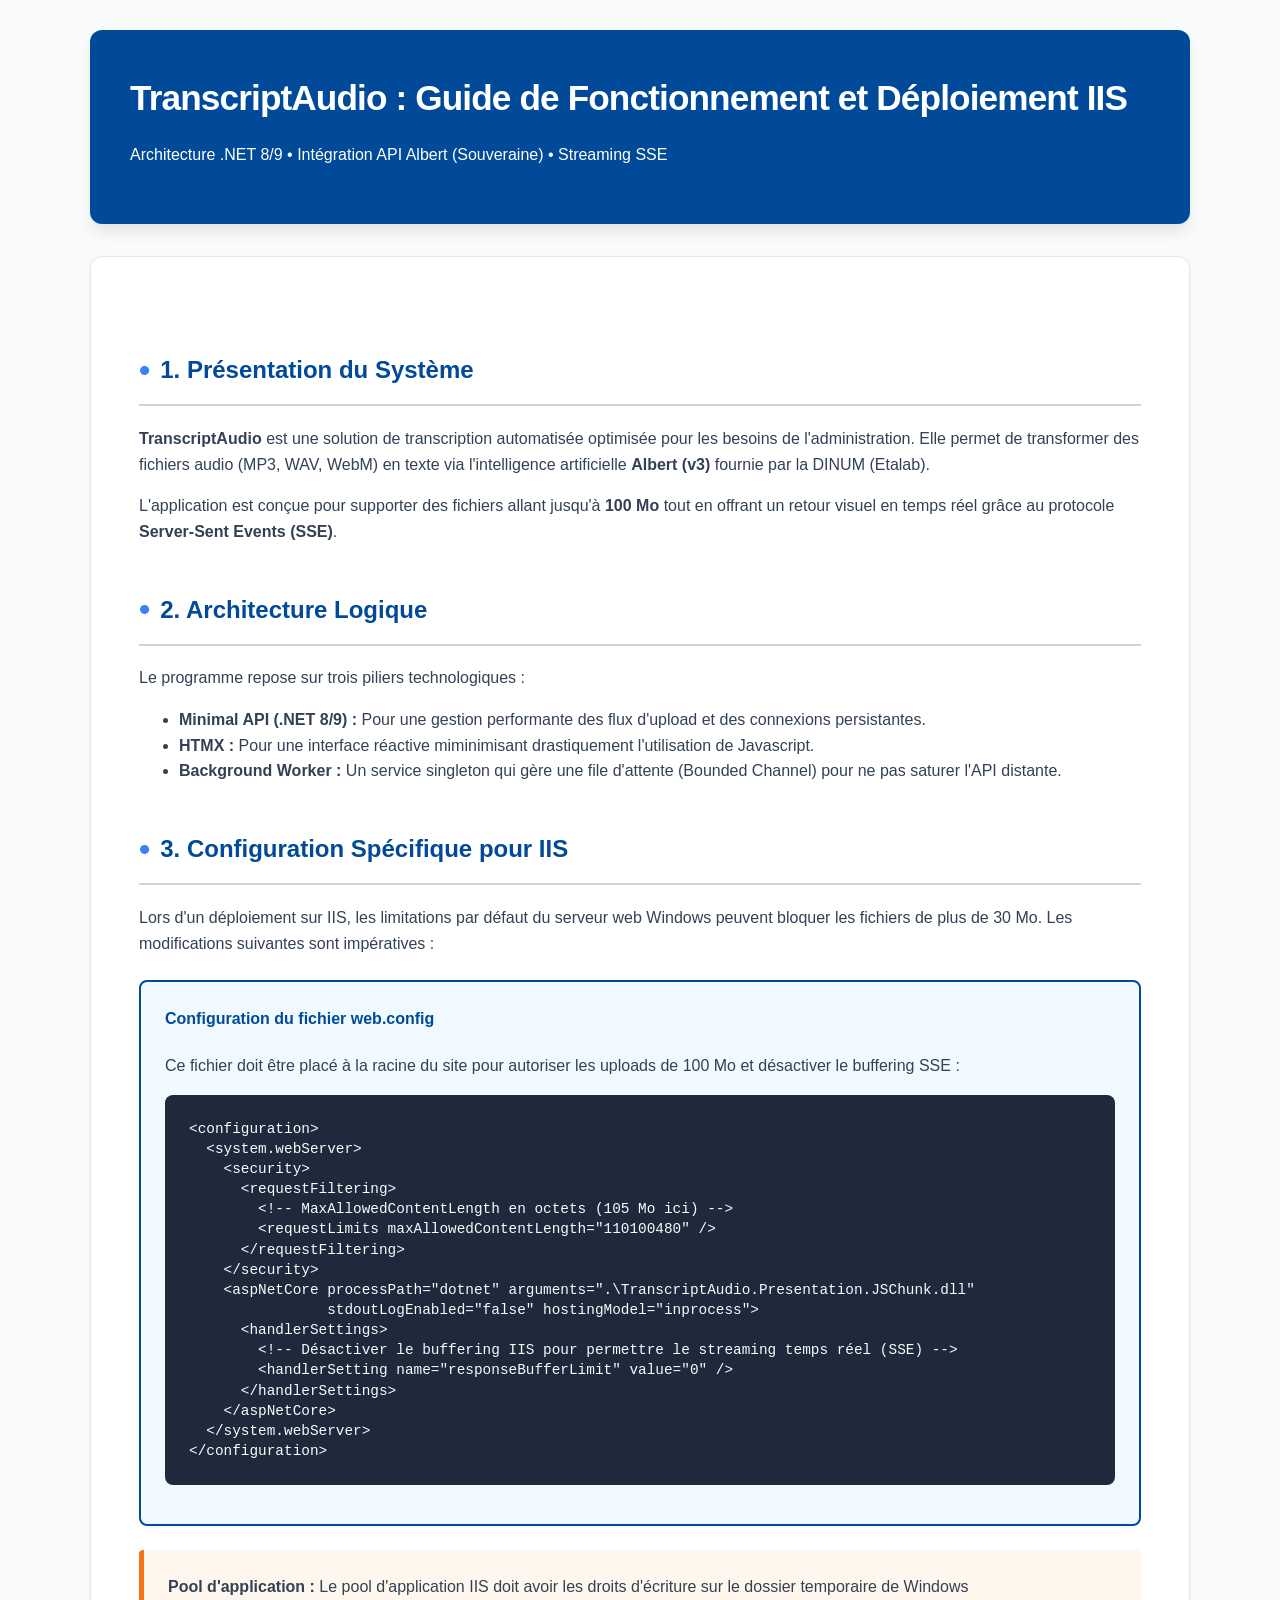
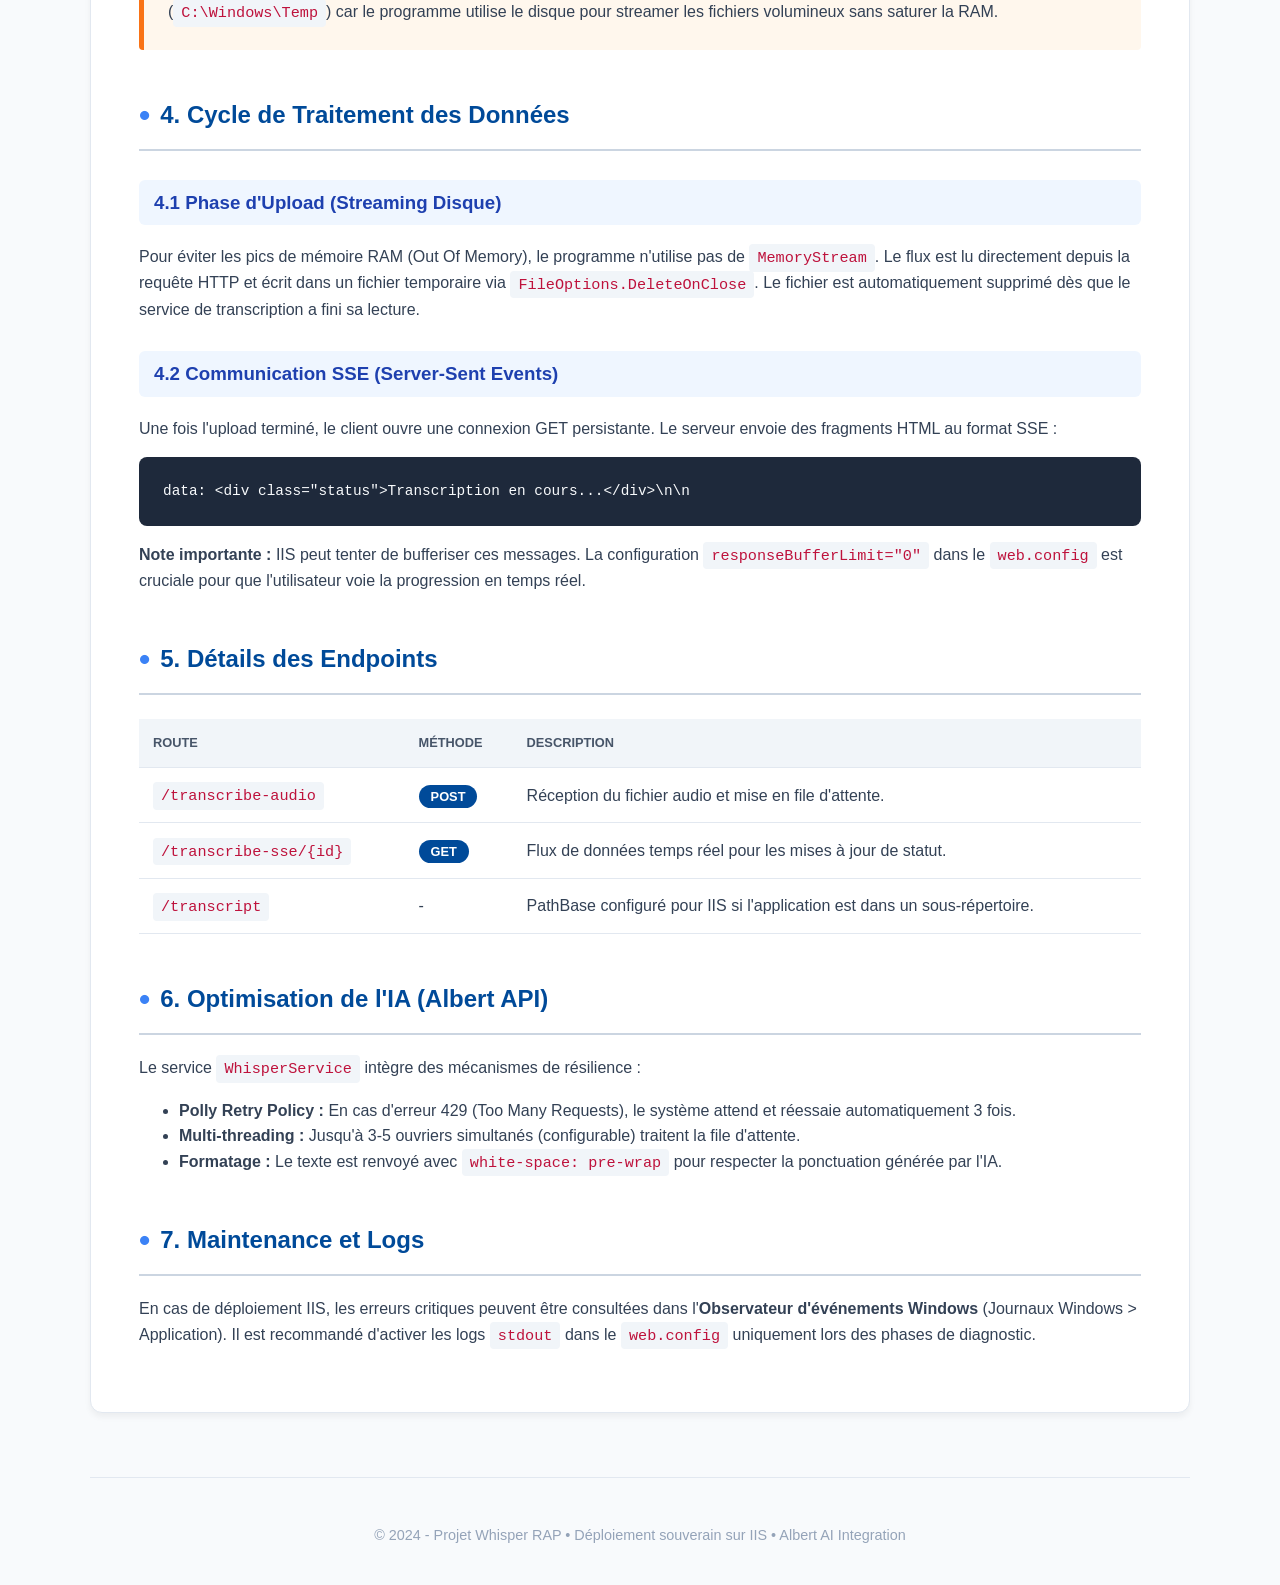
<file: wwwroot/documentation/index.html>
﻿<!DOCTYPE html>
<html lang="fr">
<head>
    <meta charset="UTF-8">
    <meta name="viewport" content="width=device-width, initial-scale=1.0">
    <title>Documentation Déploiement IIS - Whisper RAP</title>
    <style>
        body {
            font-family: 'Segoe UI', Arial, sans-serif;
            line-height: 1.6;
            color: #334155;
            max-width: 1100px;
            margin: 0 auto;
            padding: 30px;
            background: #f8fafc;
        }

        header {
            background: #004a99;
            color: white;
            padding: 2.5rem;
            border-radius: 12px;
            margin-bottom: 2rem;
            box-shadow: 0 10px 15px -3px rgba(0, 0, 0, 0.1);
        }

        h1 {
            margin: 0;
            font-size: 2.2rem;
            letter-spacing: -0.025em;
        }

        .container {
            background: white;
            padding: 3rem;
            border-radius: 12px;
            box-shadow: 0 4px 6px rgba(0,0,0,0.05);
            border: 1px solid #e2e8f0;
        }

        h2 {
            color: #004a99;
            border-bottom: 2px solid #cbd5e1;
            padding-bottom: 0.5rem;
            margin-top: 2.5rem;
            display: flex;
            align-items: center;
        }

            h2::before {
                content: "•";
                color: #3b82f6;
                font-size: 2rem;
                margin-right: 10px;
            }

        h3 {
            color: #1e40af;
            margin-top: 1.8rem;
            background: #eff6ff;
            padding: 8px 15px;
            border-radius: 6px;
        }

        code {
            background: #f1f5f9;
            padding: 0.3rem 0.5rem;
            border-radius: 4px;
            font-family: 'Consolas', monospace;
            color: #be123c;
            font-size: 0.95rem;
        }

        pre {
            background: #1e293b;
            color: #f8fafc;
            padding: 1.5rem;
            border-radius: 8px;
            overflow-x: auto;
            font-family: 'Consolas', monospace;
            font-size: 0.9rem;
            line-height: 1.4;
        }

        table {
            width: 100%;
            border-collapse: collapse;
            margin: 1.5rem 0;
        }

        th, td {
            text-align: left;
            padding: 14px;
            border-bottom: 1px solid #e2e8f0;
        }

        th {
            background: #f1f5f9;
            color: #475569;
            text-transform: uppercase;
            font-size: 0.8rem;
        }

        .iis-box {
            border: 2px solid #004a99;
            background: #f0f9ff;
            padding: 1.5rem;
            border-radius: 8px;
            margin: 1.5rem 0;
        }

            .iis-box h4 {
                margin-top: 0;
                color: #004a99;
            }

        .warning {
            background: #fff7ed;
            border-left: 5px solid #f97316;
            padding: 1.5rem;
            margin: 1.5rem 0;
            border-radius: 4px;
        }

        .badge {
            background: #004a99;
            color: white;
            padding: 4px 12px;
            border-radius: 20px;
            font-size: 0.8rem;
            font-weight: bold;
        }

        footer {
            text-align: center;
            margin-top: 4rem;
            color: #94a3b8;
            font-size: 0.9rem;
            border-top: 1px solid #e2e8f0;
            padding-top: 2rem;
        }
    </style>
</head>
<body>

    <header>
        <h1>TranscriptAudio : Guide de Fonctionnement et Déploiement IIS</h1>
        <p>Architecture .NET 8/9 &bull; Intégration API Albert (Souveraine) &bull; Streaming SSE</p>
    </header>

    <div class="container">
        <section>
            <h2>1. Présentation du Système</h2>
            <p>
                <strong>TranscriptAudio</strong> est une solution de transcription automatisée optimisée pour les besoins de l'administration. Elle permet de transformer des fichiers audio (MP3, WAV, WebM) en texte via l'intelligence artificielle <strong>Albert (v3)</strong> fournie par la DINUM (Etalab).
            </p>
            <p>
                L'application est conçue pour supporter des fichiers allant jusqu'à <strong>100 Mo</strong> tout en offrant un retour visuel en temps réel grâce au protocole <strong>Server-Sent Events (SSE)</strong>.
            </p>
        </section>

        <section>
            <h2>2. Architecture Logique</h2>
            <p>Le programme repose sur trois piliers technologiques :</p>
            <ul>
                <li><strong>Minimal API (.NET 8/9) :</strong> Pour une gestion performante des flux d'upload et des connexions persistantes.</li>
                <li><strong>HTMX :</strong> Pour une interface réactive miminimisant drastiquement l'utilisation de Javascript.</li>
                <li><strong>Background Worker :</strong> Un service singleton qui gère une file d'attente (Bounded Channel) pour ne pas saturer l'API distante.</li>
            </ul>
        </section>

        <section>
            <h2>3. Configuration Spécifique pour IIS</h2>
            <p>Lors d'un déploiement sur IIS, les limitations par défaut du serveur web Windows peuvent bloquer les fichiers de plus de 30 Mo. Les modifications suivantes sont impératives :</p>

            <div class="iis-box">
                <h4>Configuration du fichier web.config</h4>
                <p>Ce fichier doit être placé à la racine du site pour autoriser les uploads de 100 Mo et désactiver le buffering SSE :</p>
                <pre>&lt;configuration&gt;
  &lt;system.webServer&gt;
    &lt;security&gt;
      &lt;requestFiltering&gt;
        &lt;!-- MaxAllowedContentLength en octets (105 Mo ici) --&gt;
        &lt;requestLimits maxAllowedContentLength="110100480" /&gt;
      &lt;/requestFiltering&gt;
    &lt;/security&gt;
    &lt;aspNetCore processPath="dotnet" arguments=".\TranscriptAudio.Presentation.JSChunk.dll" 
                stdoutLogEnabled="false" hostingModel="inprocess"&gt;
      &lt;handlerSettings&gt;
        &lt;!-- Désactiver le buffering IIS pour permettre le streaming temps réel (SSE) --&gt;
        &lt;handlerSetting name="responseBufferLimit" value="0" /&gt;
      &lt;/handlerSettings&gt;
    &lt;/aspNetCore&gt;
  &lt;/system.webServer&gt;
&lt;/configuration&gt;</pre>
            </div>

            <div class="warning">
                <strong>Pool d'application :</strong> Le pool d'application IIS doit avoir les droits d'écriture sur le dossier temporaire de Windows (<code>C:\Windows\Temp</code>) car le programme utilise le disque pour streamer les fichiers volumineux sans saturer la RAM.
            </div>
        </section>

        <section>
            <h2>4. Cycle de Traitement des Données</h2>

            <h3>4.1 Phase d'Upload (Streaming Disque)</h3>
            <p>
                Pour éviter les pics de mémoire RAM (Out Of Memory), le programme n'utilise pas de <code>MemoryStream</code>. Le flux est lu directement depuis la requête HTTP et écrit dans un fichier temporaire via <code>FileOptions.DeleteOnClose</code>.
                Le fichier est automatiquement supprimé dès que le service de transcription a fini sa lecture.
            </p>

            <h3>4.2 Communication SSE (Server-Sent Events)</h3>
            <p>
                Une fois l'upload terminé, le client ouvre une connexion GET persistante. Le serveur envoie des fragments HTML au format SSE :
            </p>
            <pre>data: &lt;div class="status"&gt;Transcription en cours...&lt;/div&gt;\n\n</pre>
            <p>
                <strong>Note importante :</strong> IIS peut tenter de bufferiser ces messages. La configuration <code>responseBufferLimit="0"</code> dans le <code>web.config</code> est cruciale pour que l'utilisateur voie la progression en temps réel.
            </p>
        </section>

        <section>
            <h2>5. Détails des Endpoints</h2>
            <table>
                <tr>
                    <th>Route</th>
                    <th>Méthode</th>
                    <th>Description</th>
                </tr>
                <tr>
                    <td><code>/transcribe-audio</code></td>
                    <td><span class="badge">POST</span></td>
                    <td>Réception du fichier audio et mise en file d'attente.</td>
                </tr>
                <tr>
                    <td><code>/transcribe-sse/{id}</code></td>
                    <td><span class="badge">GET</span></td>
                    <td>Flux de données temps réel pour les mises à jour de statut.</td>
                </tr>
                <tr>
                    <td><code>/transcript</code></td>
                    <td>-</td>
                    <td>PathBase configuré pour IIS si l'application est dans un sous-répertoire.</td>
                </tr>
            </table>
        </section>

        <section>
            <h2>6. Optimisation de l'IA (Albert API)</h2>
            <p>Le service <code>WhisperService</code> intègre des mécanismes de résilience :</p>
            <ul>
                <li><strong>Polly Retry Policy :</strong> En cas d'erreur 429 (Too Many Requests), le système attend et réessaie automatiquement 3 fois.</li>
                <li><strong>Multi-threading :</strong> Jusqu'à 3-5 ouvriers simultanés (configurable) traitent la file d'attente.</li>
                <li><strong>Formatage :</strong> Le texte est renvoyé avec <code>white-space: pre-wrap</code> pour respecter la ponctuation générée par l'IA.</li>
            </ul>
        </section>

        <section>
            <h2>7. Maintenance et Logs</h2>
            <p>
                En cas de déploiement IIS, les erreurs critiques peuvent être consultées dans l'<strong>Observateur d'événements Windows</strong> (Journaux Windows > Application).
                Il est recommandé d'activer les logs <code>stdout</code> dans le <code>web.config</code> uniquement lors des phases de diagnostic.
            </p>
        </section>
    </div>

    <footer>
        <p>&copy; 2024 - Projet Whisper RAP &bull; Déploiement souverain sur IIS &bull; Albert AI Integration</p>
    </footer>

</body>
</html>
</file>
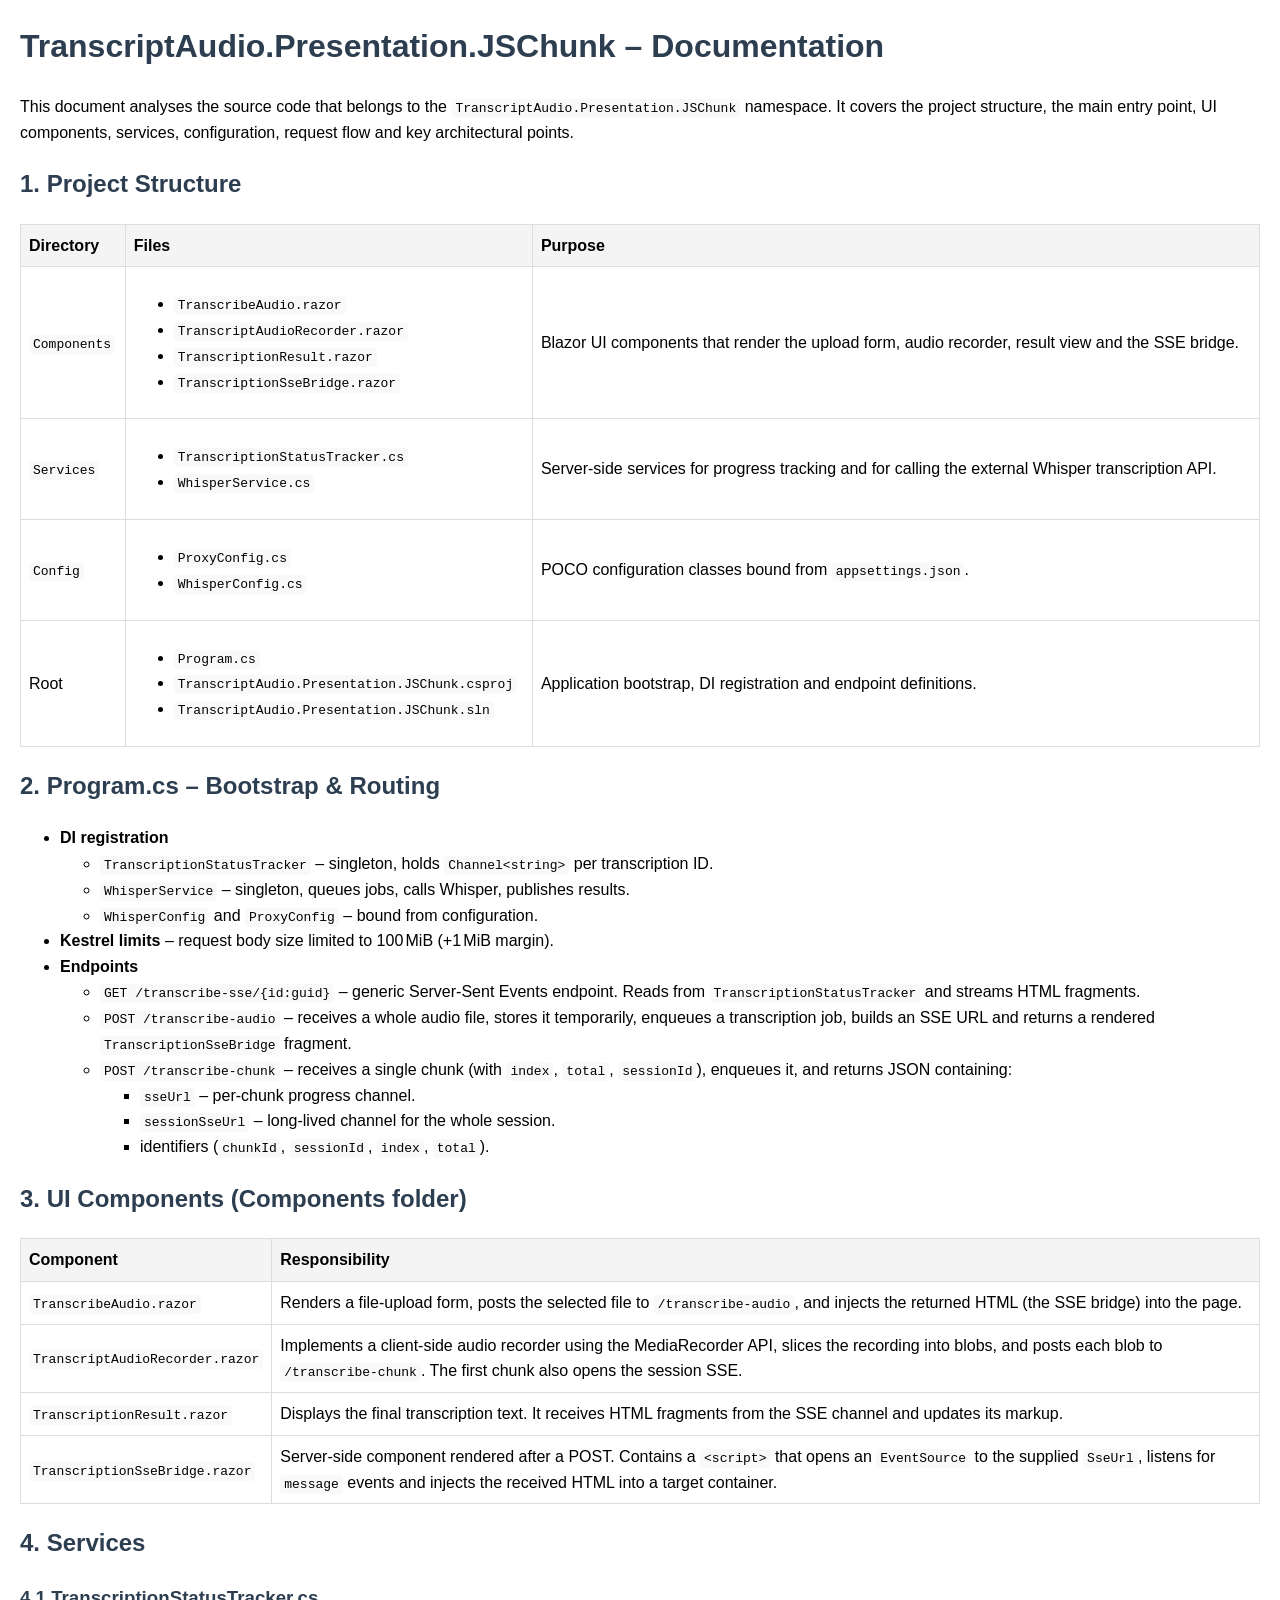
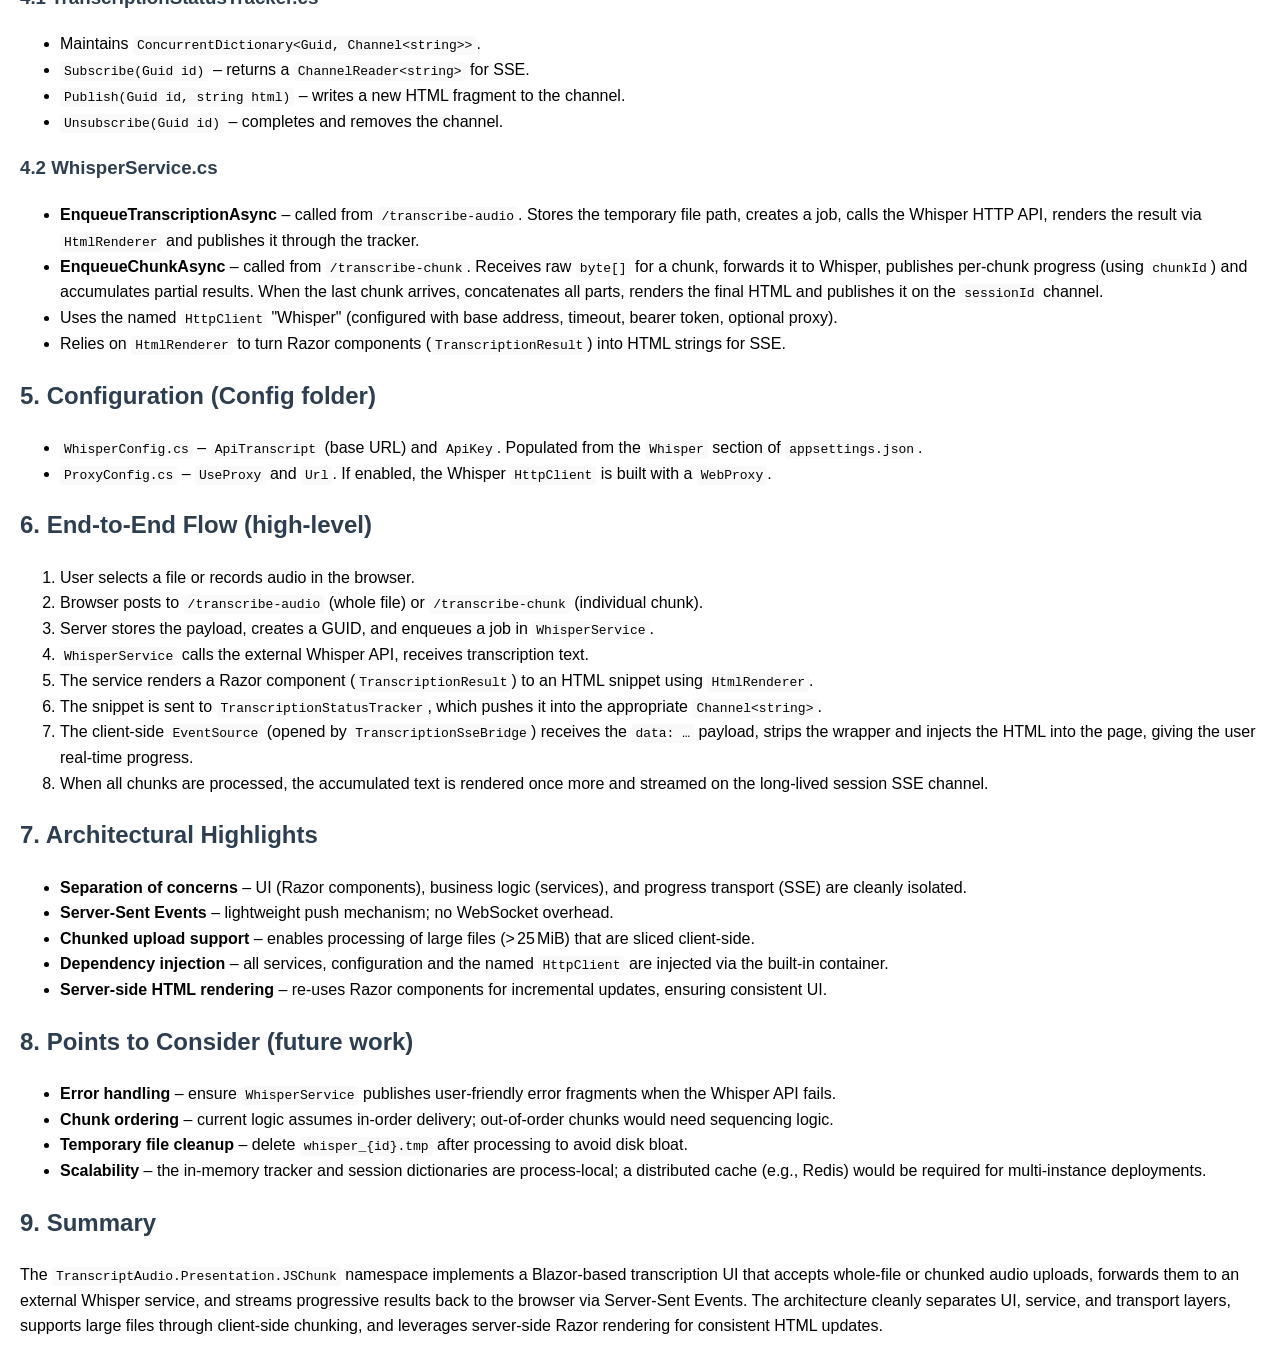
<file: DevHelp/doc.html>
<!DOCTYPE html>
<html lang="en">
<head>
    <meta charset="UTF-8">
    <title>TranscriptAudio.Presentation.JSChunk – Documentation</title>
    <style>
        body {font-family: Arial, sans-serif; line-height: 1.6; margin: 20px;}
        h1, h2, h3 {color: #2c3e50;}
        table {border-collapse: collapse; width: 100%; margin-bottom: 20px;}
        th, td {border: 1px solid #ddd; padding: 8px;}
        th {background-color: #f4f4f4; text-align: left;}
        code {background:#f9f9f9; padding:2px 4px; border-radius:4px;}
        pre {background:#f9f9f9; padding:10px; overflow:auto;}
    </style>
</head>
<body>
    <h1>TranscriptAudio.Presentation.JSChunk – Documentation</h1>
    <p>This document analyses the source code that belongs to the <code>TranscriptAudio.Presentation.JSChunk</code> namespace. It covers the project structure, the main entry point, UI components, services, configuration, request flow and key architectural points.</p>

    <h2>1. Project Structure</h2>
    <table>
        <thead>
            <tr><th>Directory</th><th>Files</th><th>Purpose</th></tr>
        </thead>
        <tbody>
            <tr><td><code>Components</code></td><td>
                <ul>
                    <li><code>TranscribeAudio.razor</code></li>
                    <li><code>TranscriptAudioRecorder.razor</code></li>
                    <li><code>TranscriptionResult.razor</code></li>
                    <li><code>TranscriptionSseBridge.razor</code></li>
                </ul>
            </td><td>Blazor UI components that render the upload form, audio recorder, result view and the SSE bridge.</td></tr>
            <tr><td><code>Services</code></td><td>
                <ul>
                    <li><code>TranscriptionStatusTracker.cs</code></li>
                    <li><code>WhisperService.cs</code></li>
                </ul>
            </td><td>Server‑side services for progress tracking and for calling the external Whisper transcription API.</td></tr>
            <tr><td><code>Config</code></td><td>
                <ul>
                    <li><code>ProxyConfig.cs</code></li>
                    <li><code>WhisperConfig.cs</code></li>
                </ul>
            </td><td>POCO configuration classes bound from <code>appsettings.json</code>.</td></tr>
            <tr><td>Root</td><td>
                <ul>
                    <li><code>Program.cs</code></li>
                    <li><code>TranscriptAudio.Presentation.JSChunk.csproj</code></li>
                    <li><code>TranscriptAudio.Presentation.JSChunk.sln</code></li>
                </ul>
            </td><td>Application bootstrap, DI registration and endpoint definitions.</td></tr>
        </tbody>
    </table>

    <h2>2. Program.cs – Bootstrap & Routing</h2>
    <ul>
        <li><strong>DI registration</strong>
            <ul>
                <li><code>TranscriptionStatusTracker</code> – singleton, holds <code>Channel&lt;string&gt;</code> per transcription ID.</li>
                <li><code>WhisperService</code> – singleton, queues jobs, calls Whisper, publishes results.</li>
                <li><code>WhisperConfig</code> and <code>ProxyConfig</code> – bound from configuration.</li>
            </ul>
        </li>
        <li><strong>Kestrel limits</strong> – request body size limited to 100 MiB (+1 MiB margin).</li>
        <li><strong>Endpoints</strong>
            <ul>
                <li><code>GET /transcribe-sse/{id:guid}</code> – generic Server‑Sent Events endpoint. Reads from <code>TranscriptionStatusTracker</code> and streams HTML fragments.</li>
                <li><code>POST /transcribe-audio</code> – receives a whole audio file, stores it temporarily, enqueues a transcription job, builds an SSE URL and returns a rendered <code>TranscriptionSseBridge</code> fragment.</li>
                <li><code>POST /transcribe-chunk</code> – receives a single chunk (with <code>index</code>, <code>total</code>, <code>sessionId</code>), enqueues it, and returns JSON containing:
                    <ul>
                        <li><code>sseUrl</code> – per‑chunk progress channel.</li>
                        <li><code>sessionSseUrl</code> – long‑lived channel for the whole session.</li>
                        <li>identifiers (<code>chunkId</code>, <code>sessionId</code>, <code>index</code>, <code>total</code>).</li>
                    </ul>
                </li>
            </ul>
        </li>
    </ul>

    <h2>3. UI Components (Components folder)</h2>
    <table>
        <thead>
            <tr><th>Component</th><th>Responsibility</th></tr>
        </thead>
        <tbody>
            <tr><td><code>TranscribeAudio.razor</code></td><td>Renders a file‑upload form, posts the selected file to <code>/transcribe-audio</code>, and injects the returned HTML (the SSE bridge) into the page.</td></tr>
            <tr><td><code>TranscriptAudioRecorder.razor</code></td><td>Implements a client‑side audio recorder using the MediaRecorder API, slices the recording into blobs, and posts each blob to <code>/transcribe-chunk</code>. The first chunk also opens the session SSE.</td></tr>
            <tr><td><code>TranscriptionResult.razor</code></td><td>Displays the final transcription text. It receives HTML fragments from the SSE channel and updates its markup.</td></tr>
            <tr><td><code>TranscriptionSseBridge.razor</code></td><td>Server‑side component rendered after a POST. Contains a <code>&lt;script&gt;</code> that opens an <code>EventSource</code> to the supplied <code>SseUrl</code>, listens for <code>message</code> events and injects the received HTML into a target container.</td></tr>
        </tbody>
    </table>

    <h2>4. Services</h2>
    <h3>4.1 TranscriptionStatusTracker.cs</h3>
    <ul>
        <li>Maintains <code>ConcurrentDictionary&lt;Guid, Channel&lt;string&gt;&gt;</code>.</li>
        <li><code>Subscribe(Guid id)</code> – returns a <code>ChannelReader&lt;string&gt;</code> for SSE.</li>
        <li><code>Publish(Guid id, string html)</code> – writes a new HTML fragment to the channel.</li>
        <li><code>Unsubscribe(Guid id)</code> – completes and removes the channel.</li>
    </ul>
    <h3>4.2 WhisperService.cs</h3>
    <ul>
        <li><strong>EnqueueTranscriptionAsync</strong> – called from <code>/transcribe-audio</code>. Stores the temporary file path, creates a job, calls the Whisper HTTP API, renders the result via <code>HtmlRenderer</code> and publishes it through the tracker.</li>
        <li><strong>EnqueueChunkAsync</strong> – called from <code>/transcribe-chunk</code>. Receives raw <code>byte[]</code> for a chunk, forwards it to Whisper, publishes per‑chunk progress (using <code>chunkId</code>) and accumulates partial results. When the last chunk arrives, concatenates all parts, renders the final HTML and publishes it on the <code>sessionId</code> channel.</li>
        <li>Uses the named <code>HttpClient</code> "Whisper" (configured with base address, timeout, bearer token, optional proxy).</li>
        <li>Relies on <code>HtmlRenderer</code> to turn Razor components (<code>TranscriptionResult</code>) into HTML strings for SSE.</li>
    </ul>

    <h2>5. Configuration (Config folder)</h2>
    <ul>
        <li><code>WhisperConfig.cs</code> – <code>ApiTranscript</code> (base URL) and <code>ApiKey</code>. Populated from the <code>Whisper</code> section of <code>appsettings.json</code>.</li>
        <li><code>ProxyConfig.cs</code> – <code>UseProxy</code> and <code>Url</code>. If enabled, the Whisper <code>HttpClient</code> is built with a <code>WebProxy</code>.</li>
    </ul>

    <h2>6. End‑to‑End Flow (high‑level)</h2>
    <ol>
        <li>User selects a file or records audio in the browser.</li>
        <li>Browser posts to <code>/transcribe-audio</code> (whole file) or <code>/transcribe-chunk</code> (individual chunk).</li>
        <li>Server stores the payload, creates a GUID, and enqueues a job in <code>WhisperService</code>.</li>
        <li><code>WhisperService</code> calls the external Whisper API, receives transcription text.</li>
        <li>The service renders a Razor component (<code>TranscriptionResult</code>) to an HTML snippet using <code>HtmlRenderer</code>.</li>
        <li>The snippet is sent to <code>TranscriptionStatusTracker</code>, which pushes it into the appropriate <code>Channel&lt;string&gt;</code>.</li>
        <li>The client‑side <code>EventSource</code> (opened by <code>TranscriptionSseBridge</code>) receives the <code>data: …</code> payload, strips the wrapper and injects the HTML into the page, giving the user real‑time progress.</li>
        <li>When all chunks are processed, the accumulated text is rendered once more and streamed on the long‑lived session SSE channel.</li>
    </ol>

    <h2>7. Architectural Highlights</h2>
    <ul>
        <li><strong>Separation of concerns</strong> – UI (Razor components), business logic (services), and progress transport (SSE) are cleanly isolated.</li>
        <li><strong>Server‑Sent Events</strong> – lightweight push mechanism; no WebSocket overhead.</li>
        <li><strong>Chunked upload support</strong> – enables processing of large files (> 25 MiB) that are sliced client‑side.</li>
        <li><strong>Dependency injection</strong> – all services, configuration and the named <code>HttpClient</code> are injected via the built‑in container.</li>
        <li><strong>Server‑side HTML rendering</strong> – re‑uses Razor components for incremental updates, ensuring consistent UI.</li>
    </ul>

    <h2>8. Points to Consider (future work)</h2>
    <ul>
        <li><strong>Error handling</strong> – ensure <code>WhisperService</code> publishes user‑friendly error fragments when the Whisper API fails.</li>
        <li><strong>Chunk ordering</strong> – current logic assumes in‑order delivery; out‑of‑order chunks would need sequencing logic.</li>
        <li><strong>Temporary file cleanup</strong> – delete <code>whisper_{id}.tmp</code> after processing to avoid disk bloat.</li>
        <li><strong>Scalability</strong> – the in‑memory tracker and session dictionaries are process‑local; a distributed cache (e.g., Redis) would be required for multi‑instance deployments.</li>
    </ul>

    <h2>9. Summary</h2>
    <p>The <code>TranscriptAudio.Presentation.JSChunk</code> namespace implements a Blazor‑based transcription UI that accepts whole‑file or chunked audio uploads, forwards them to an external Whisper service, and streams progressive results back to the browser via Server‑Sent Events. The architecture cleanly separates UI, service, and transport layers, supports large files through client‑side chunking, and leverages server‑side Razor rendering for consistent HTML updates.</p>
</body>
</html>
</file>
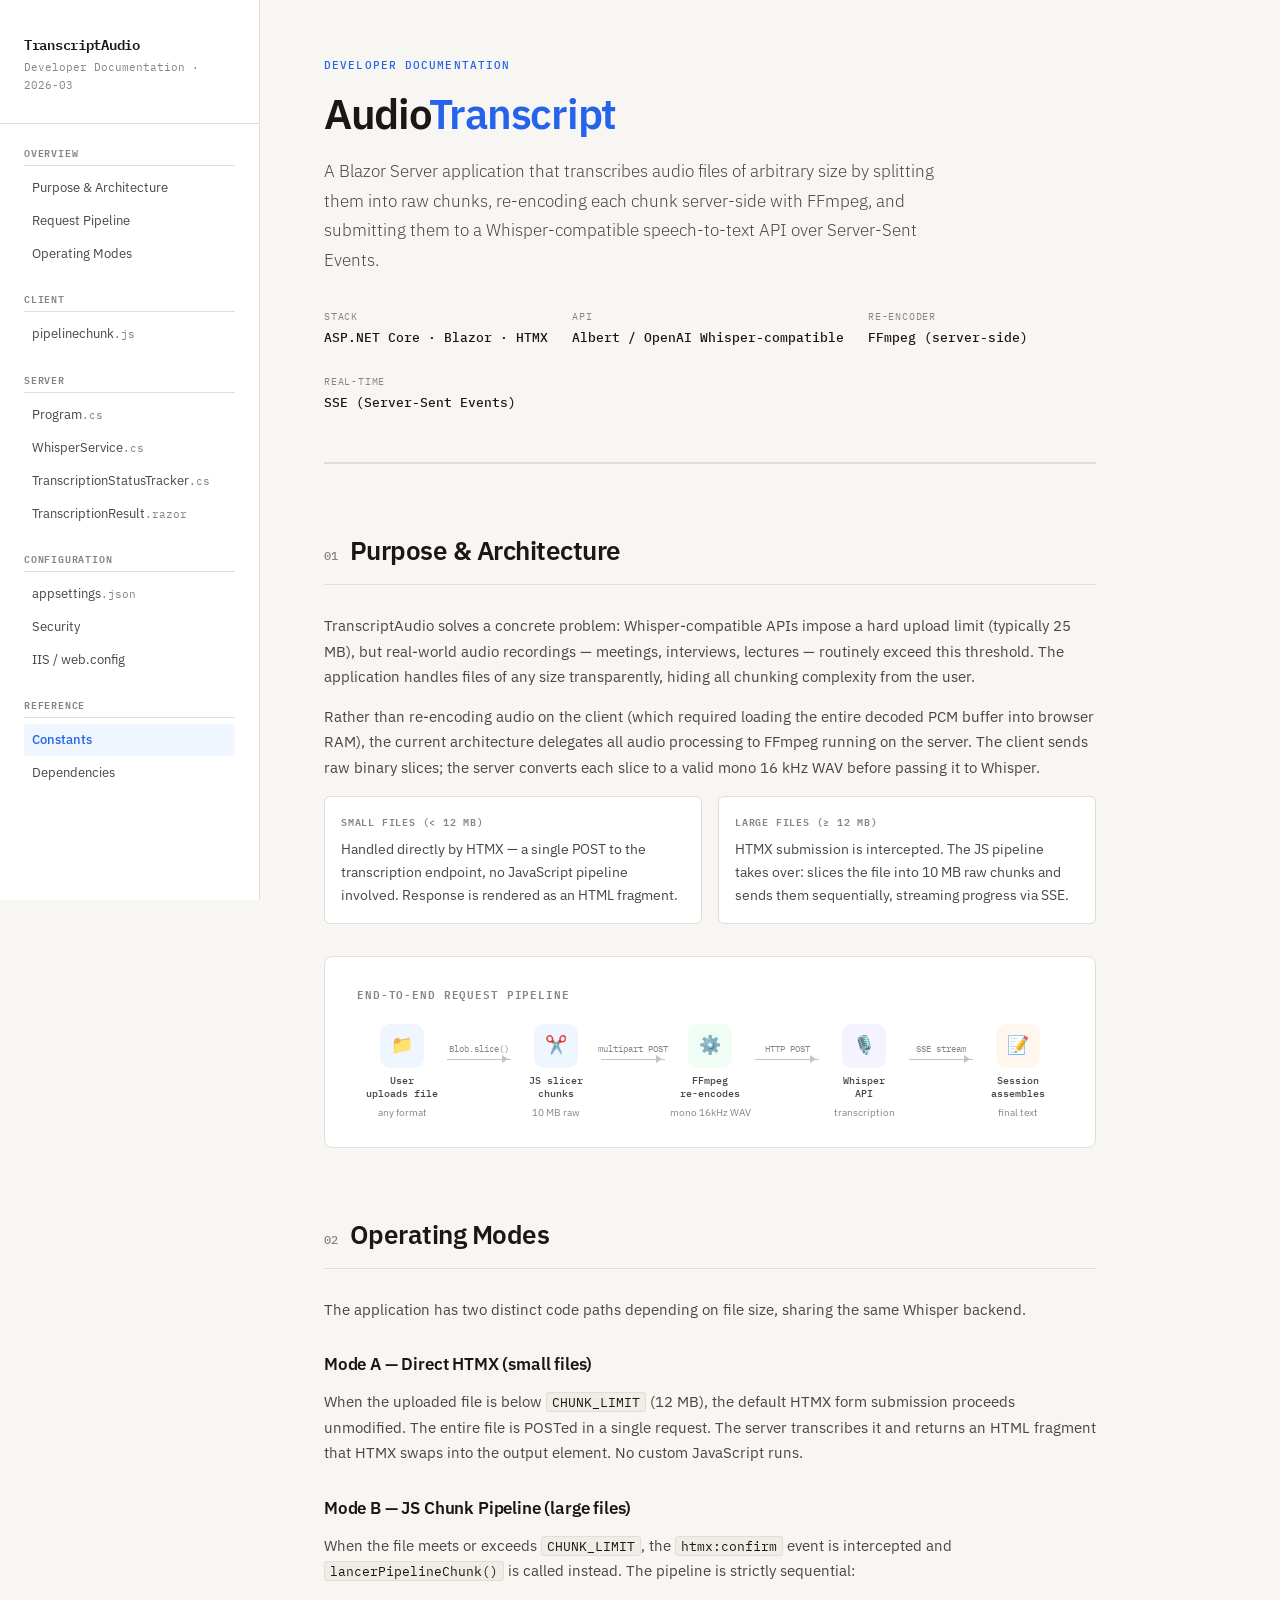
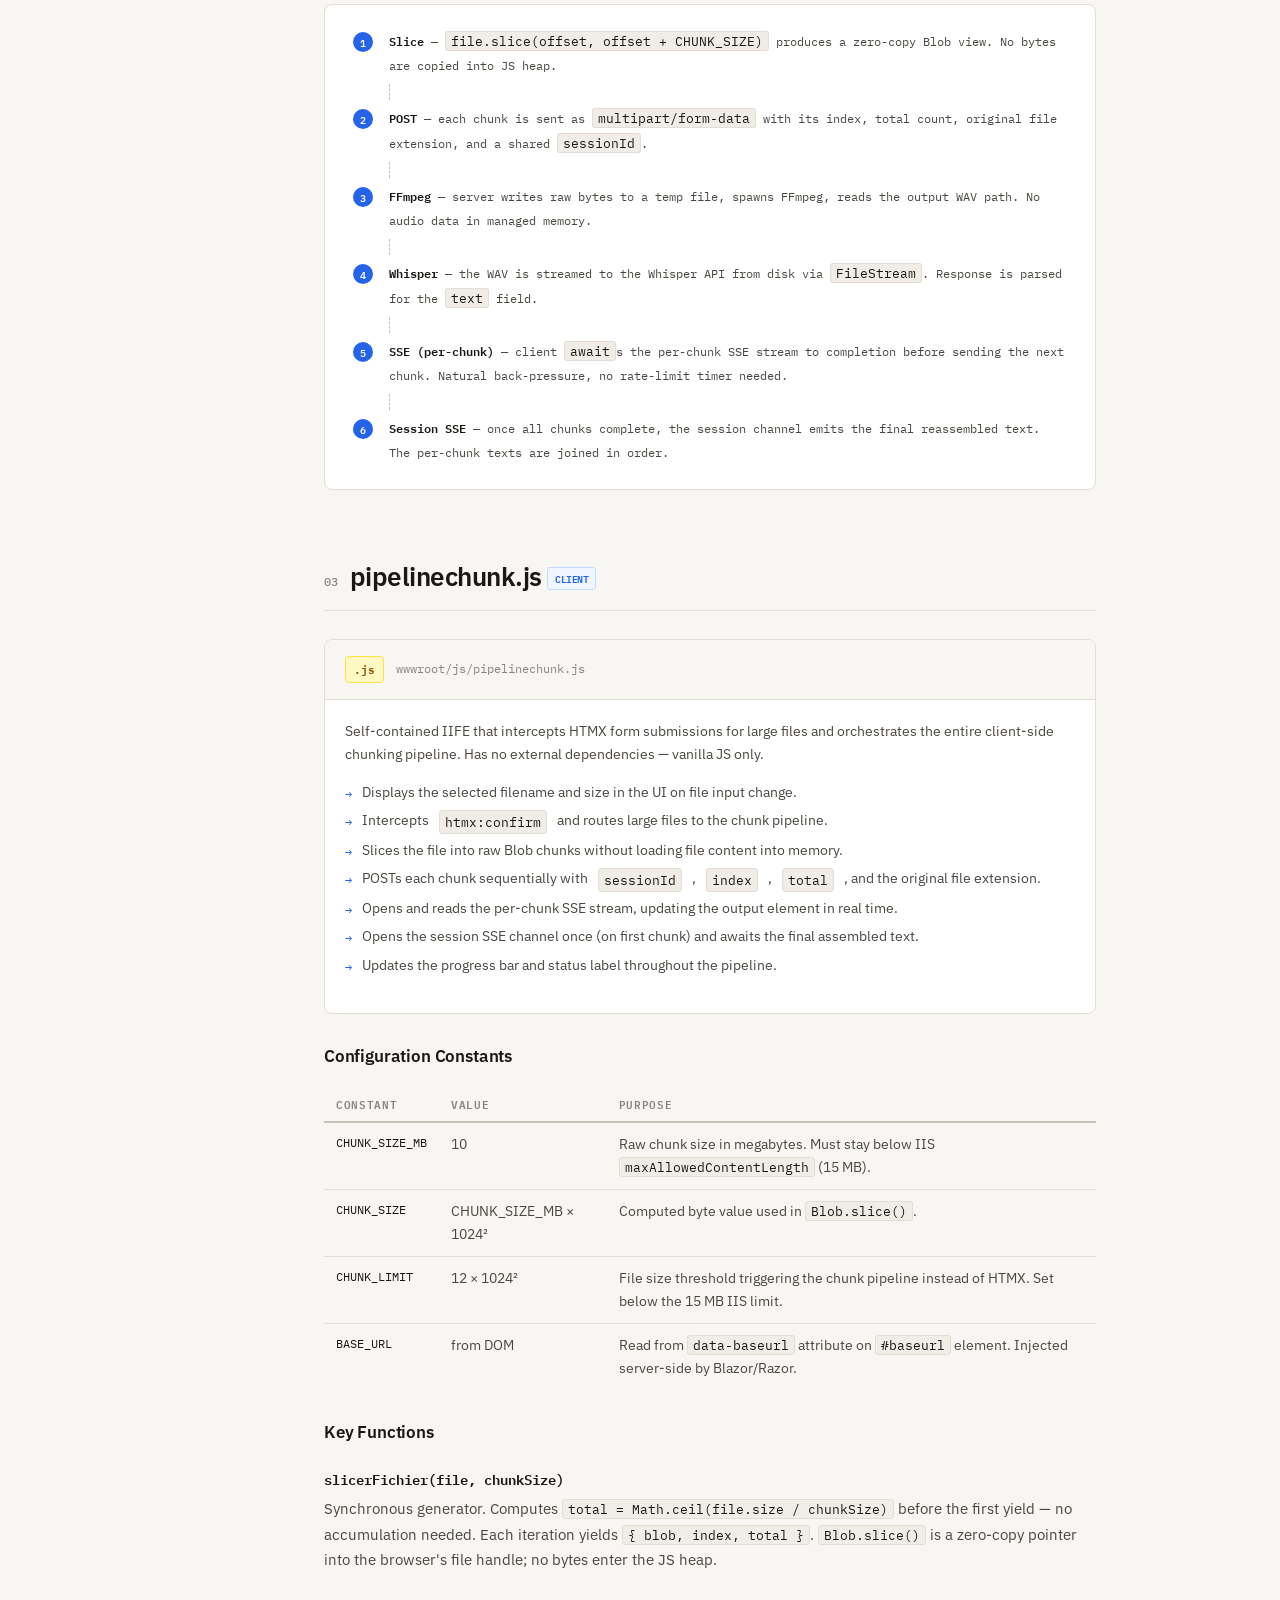
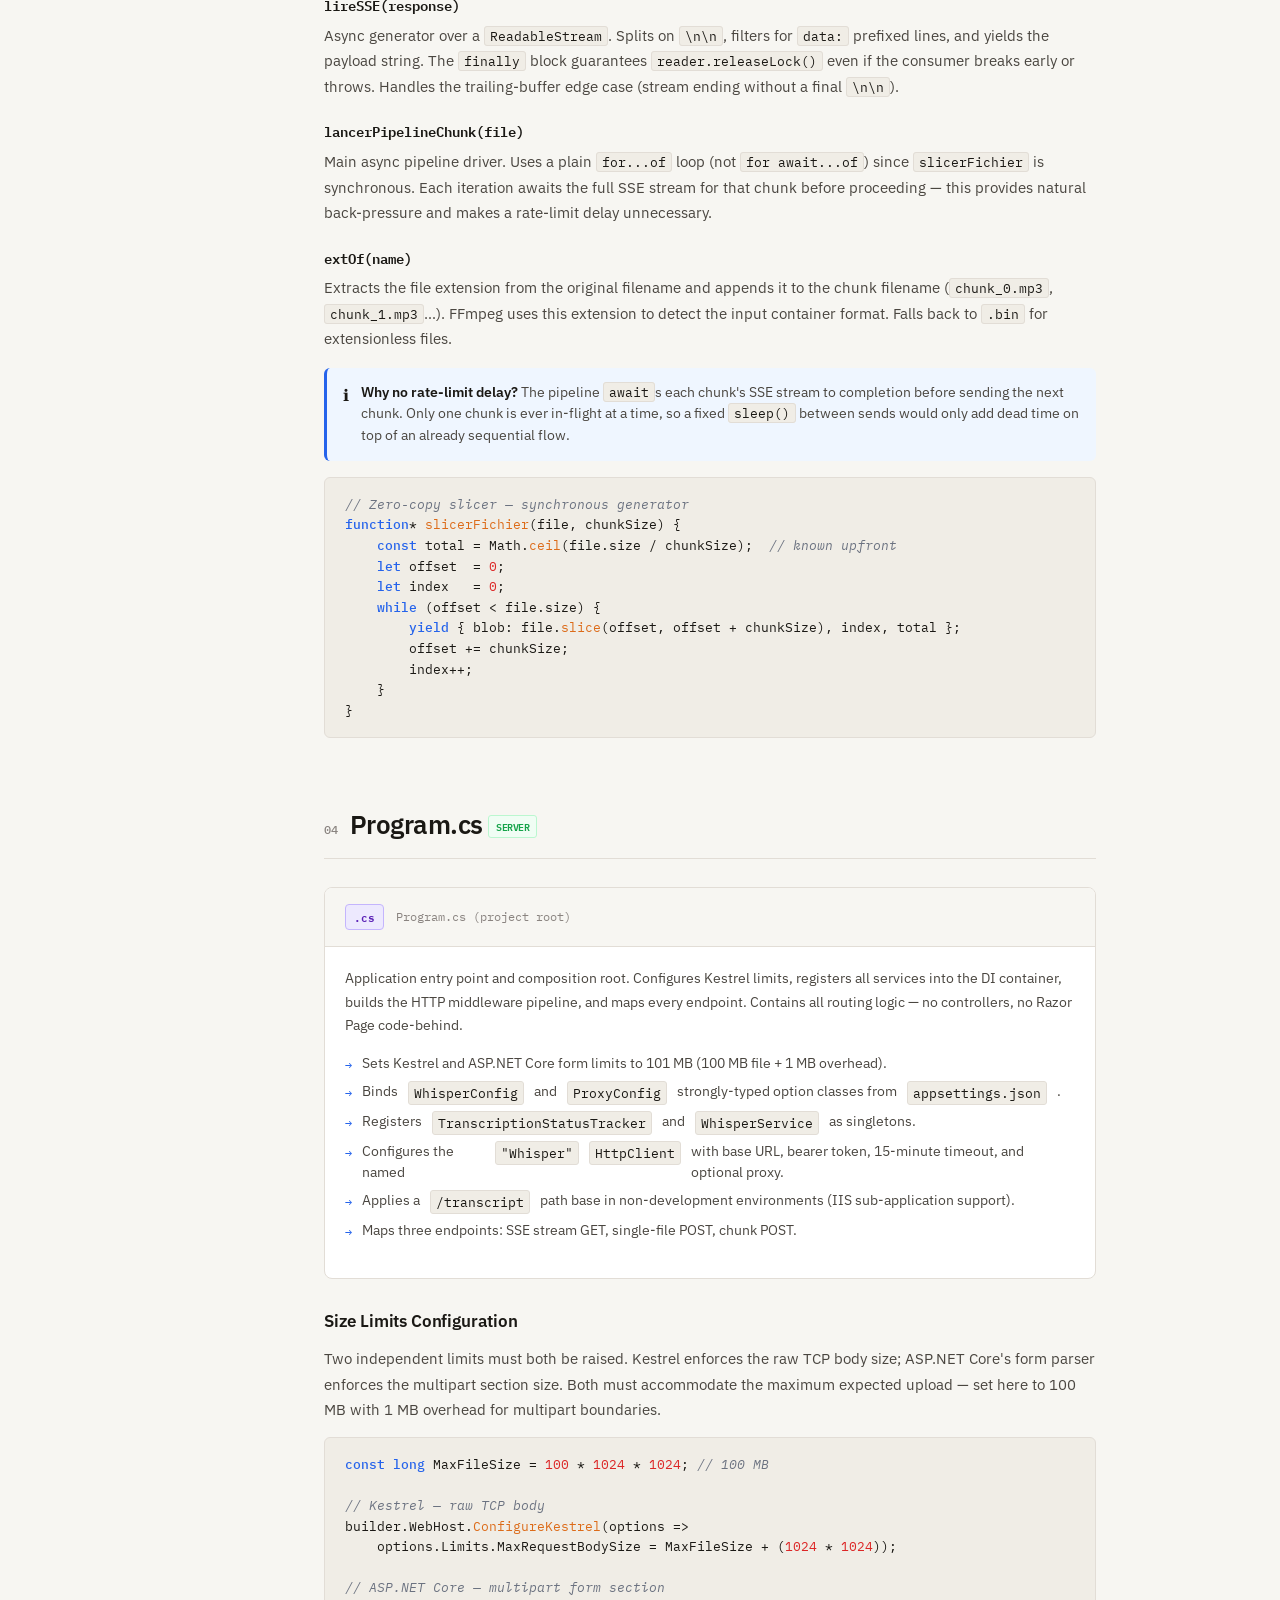
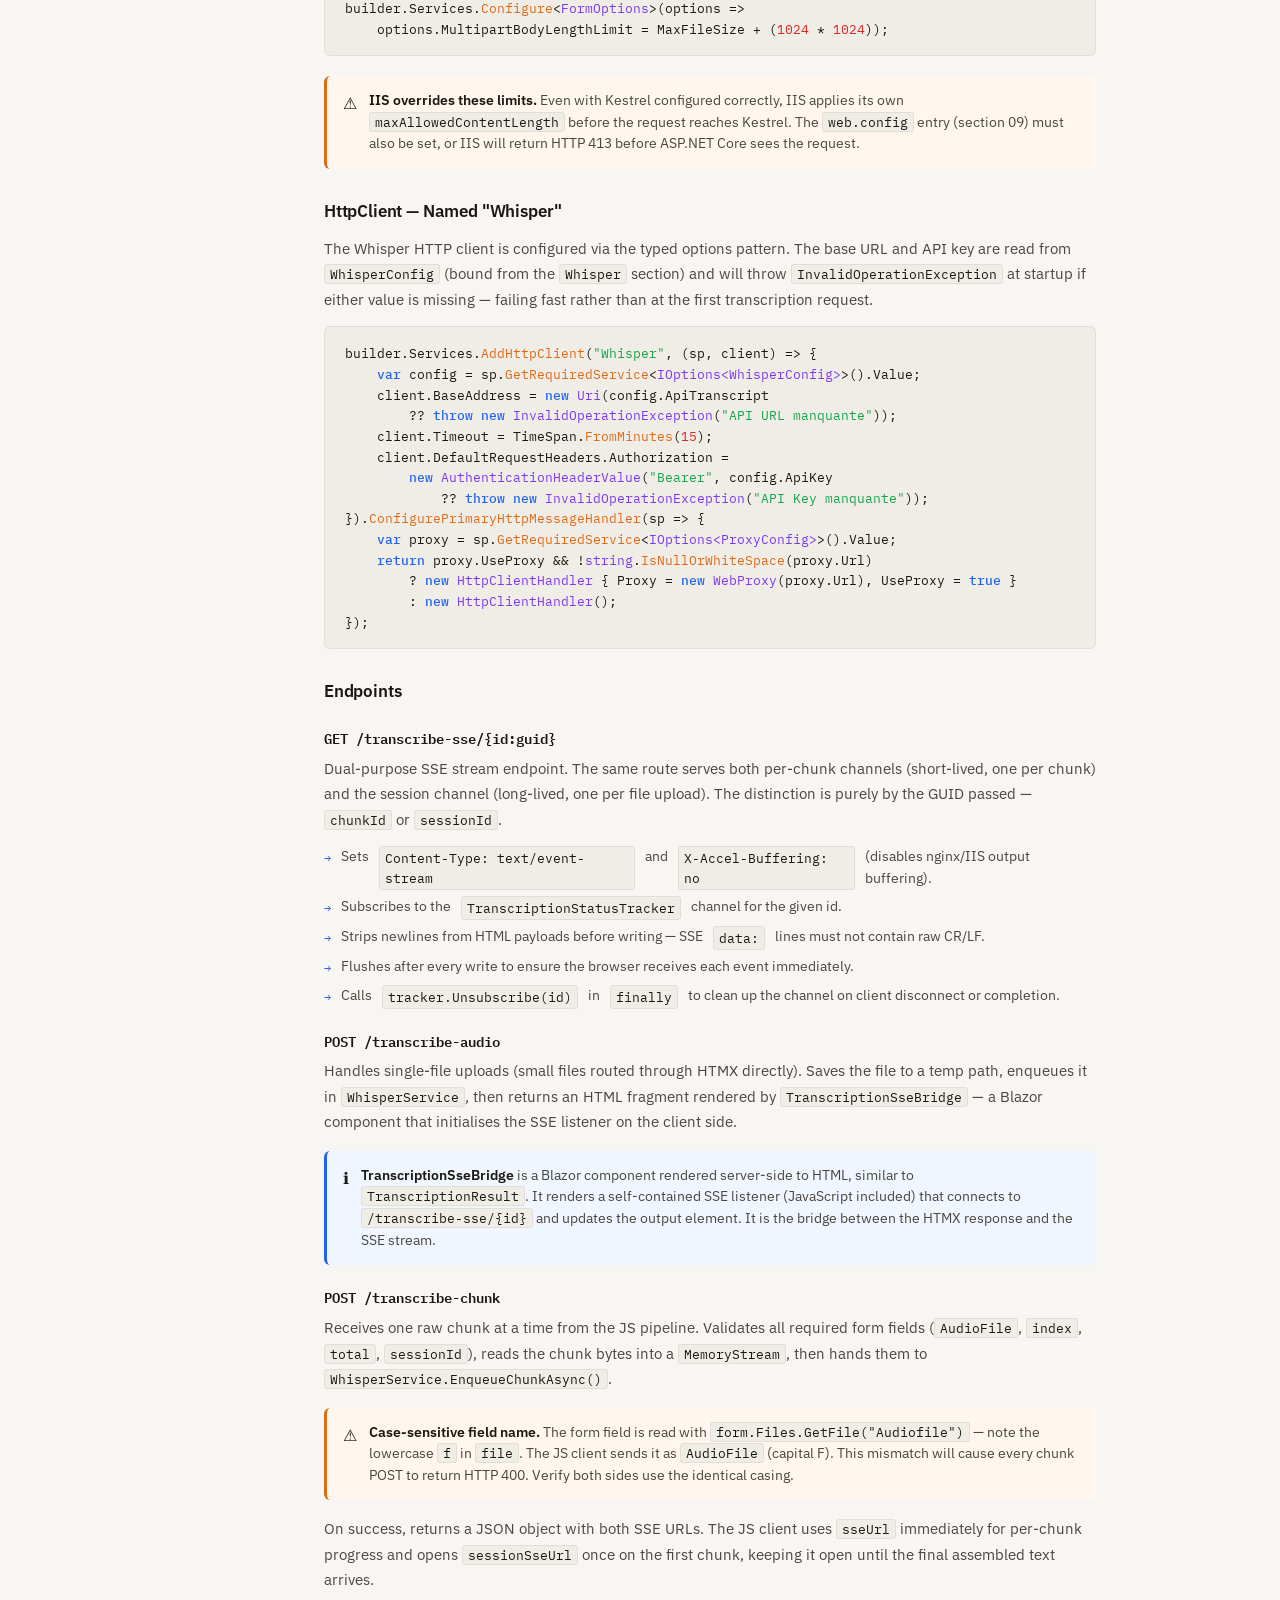
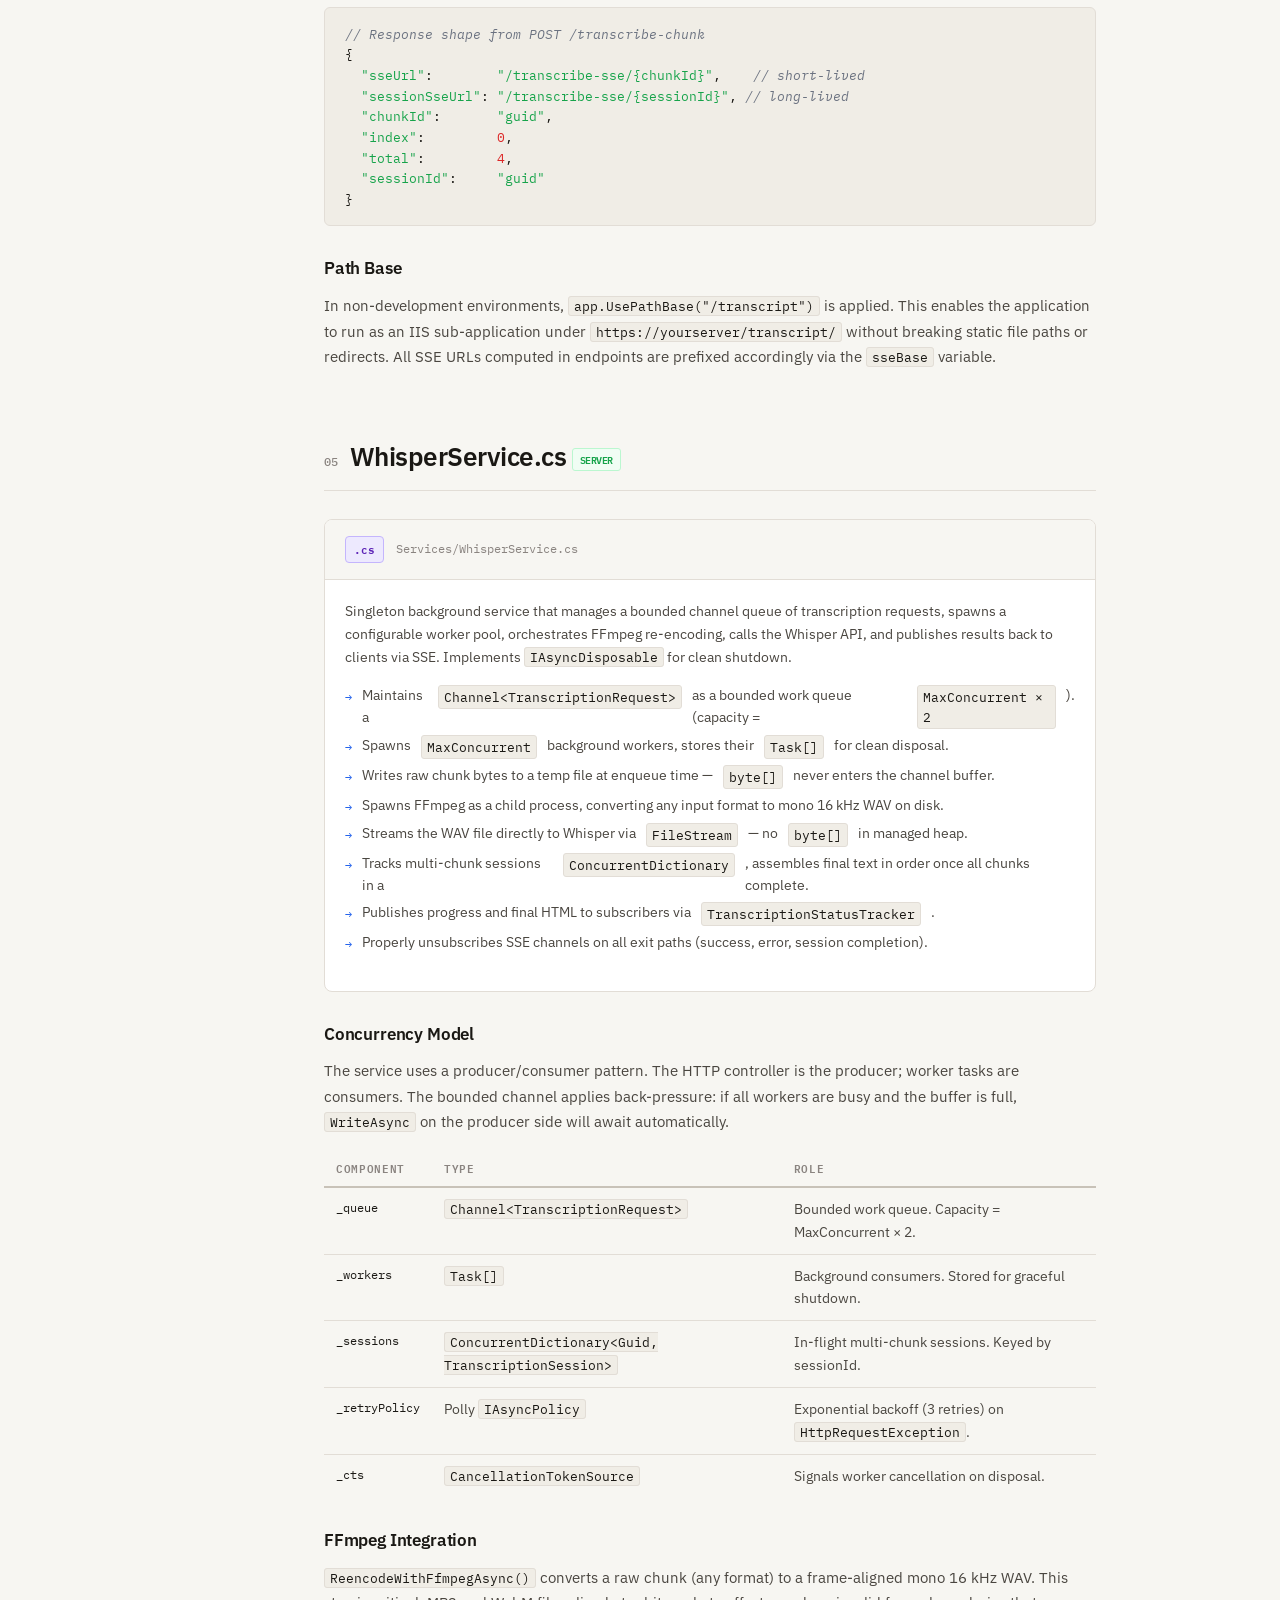
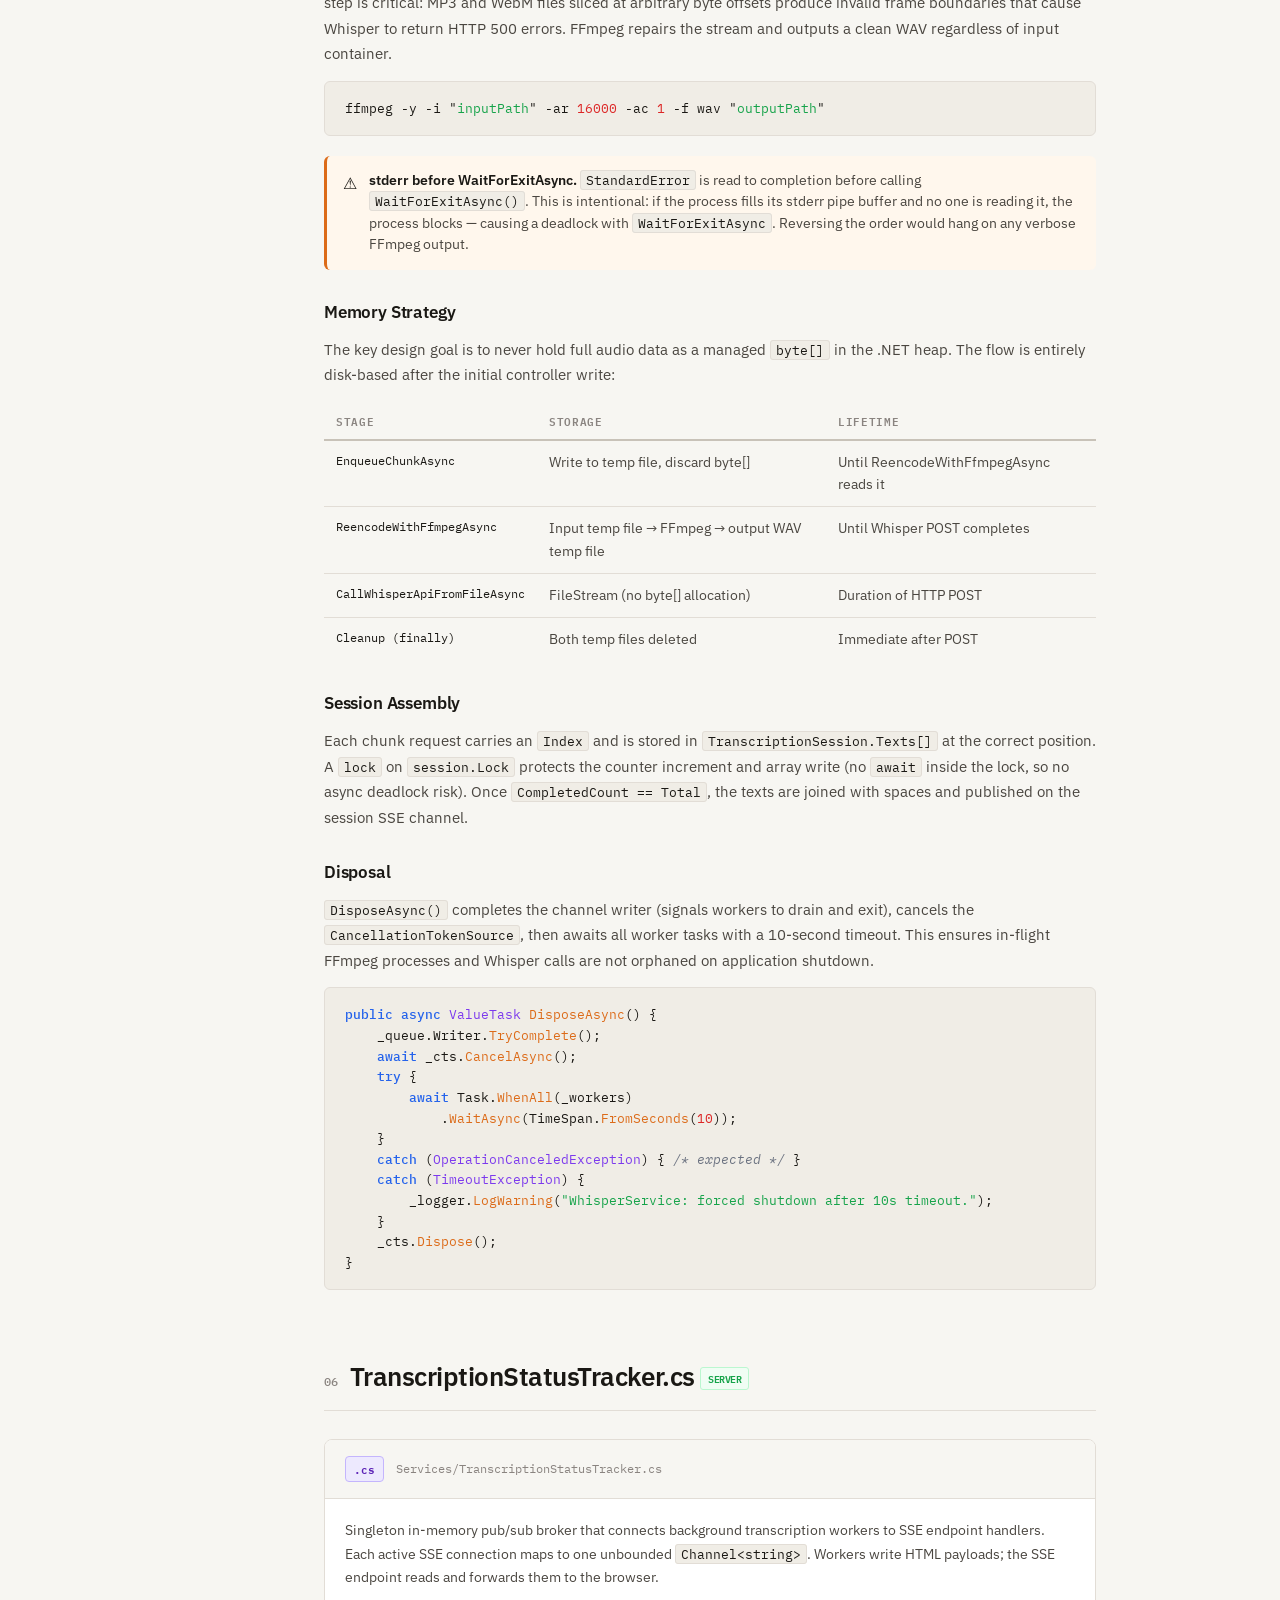
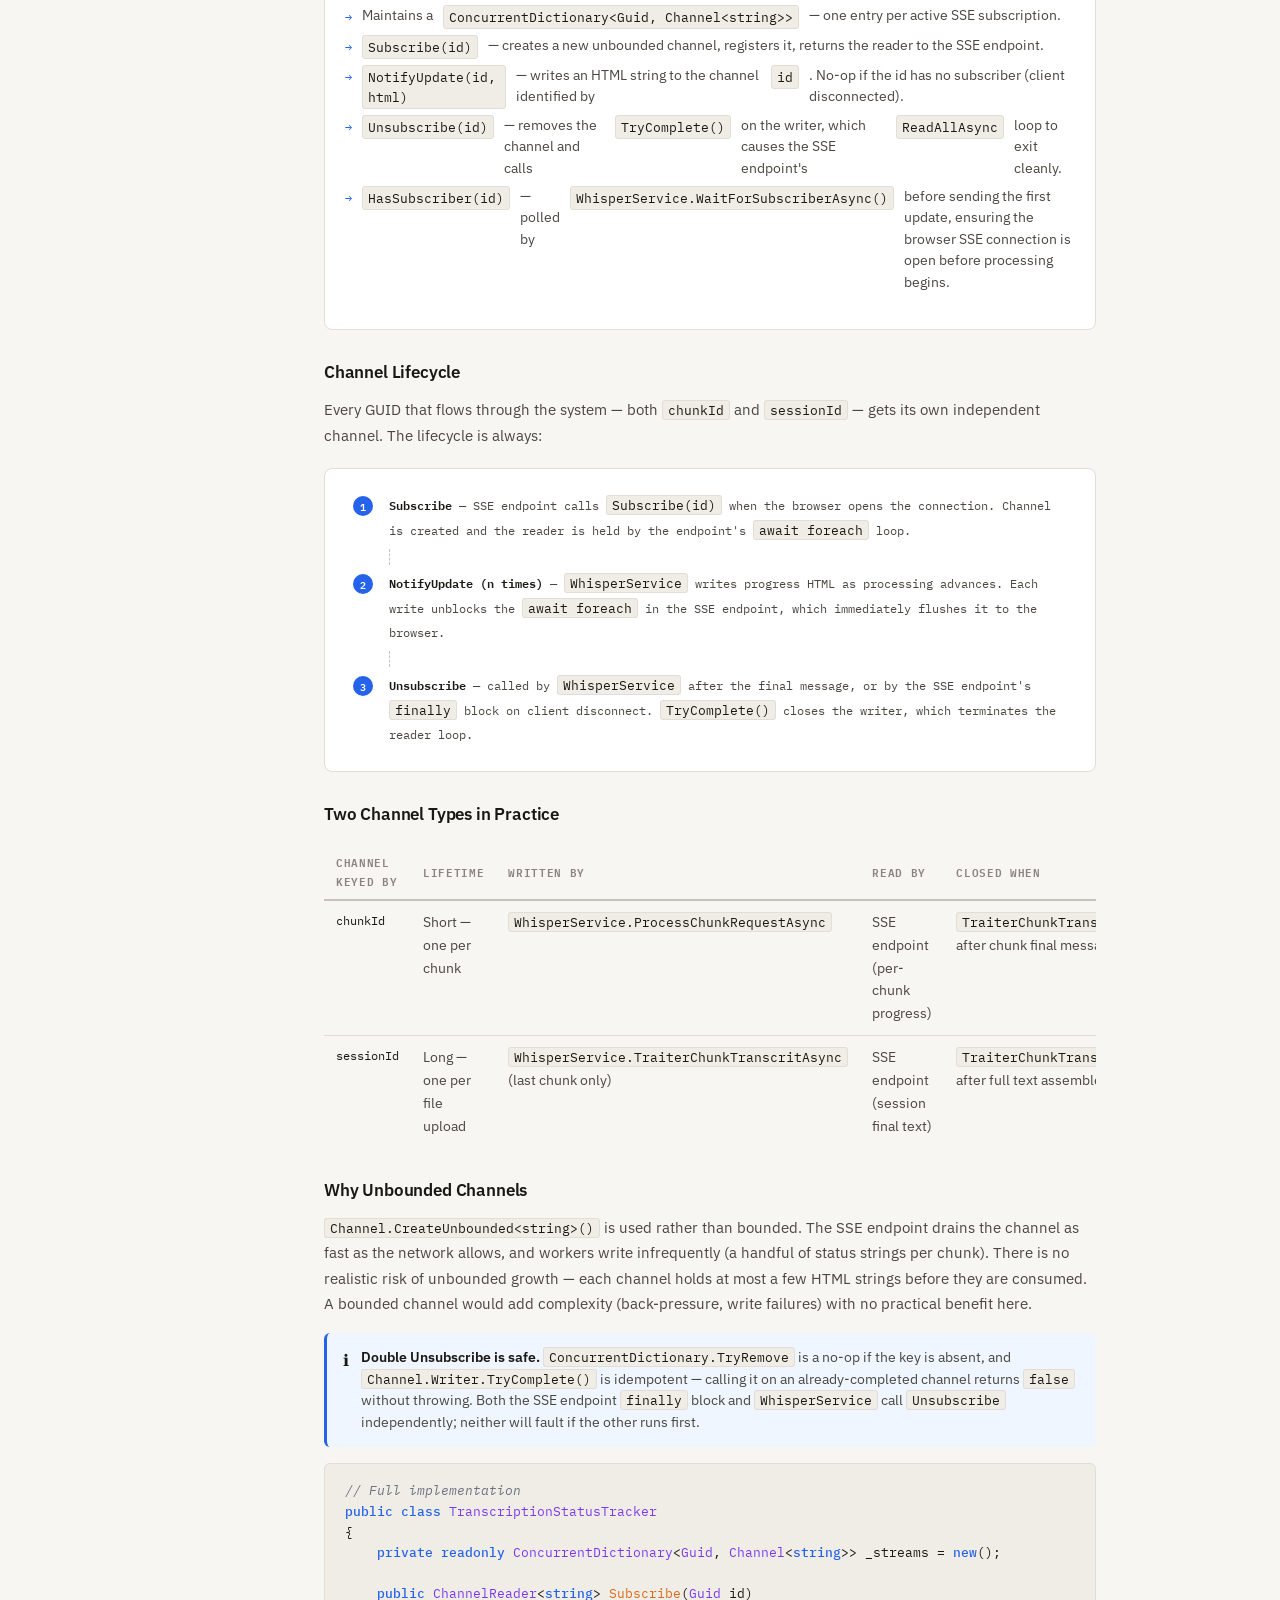
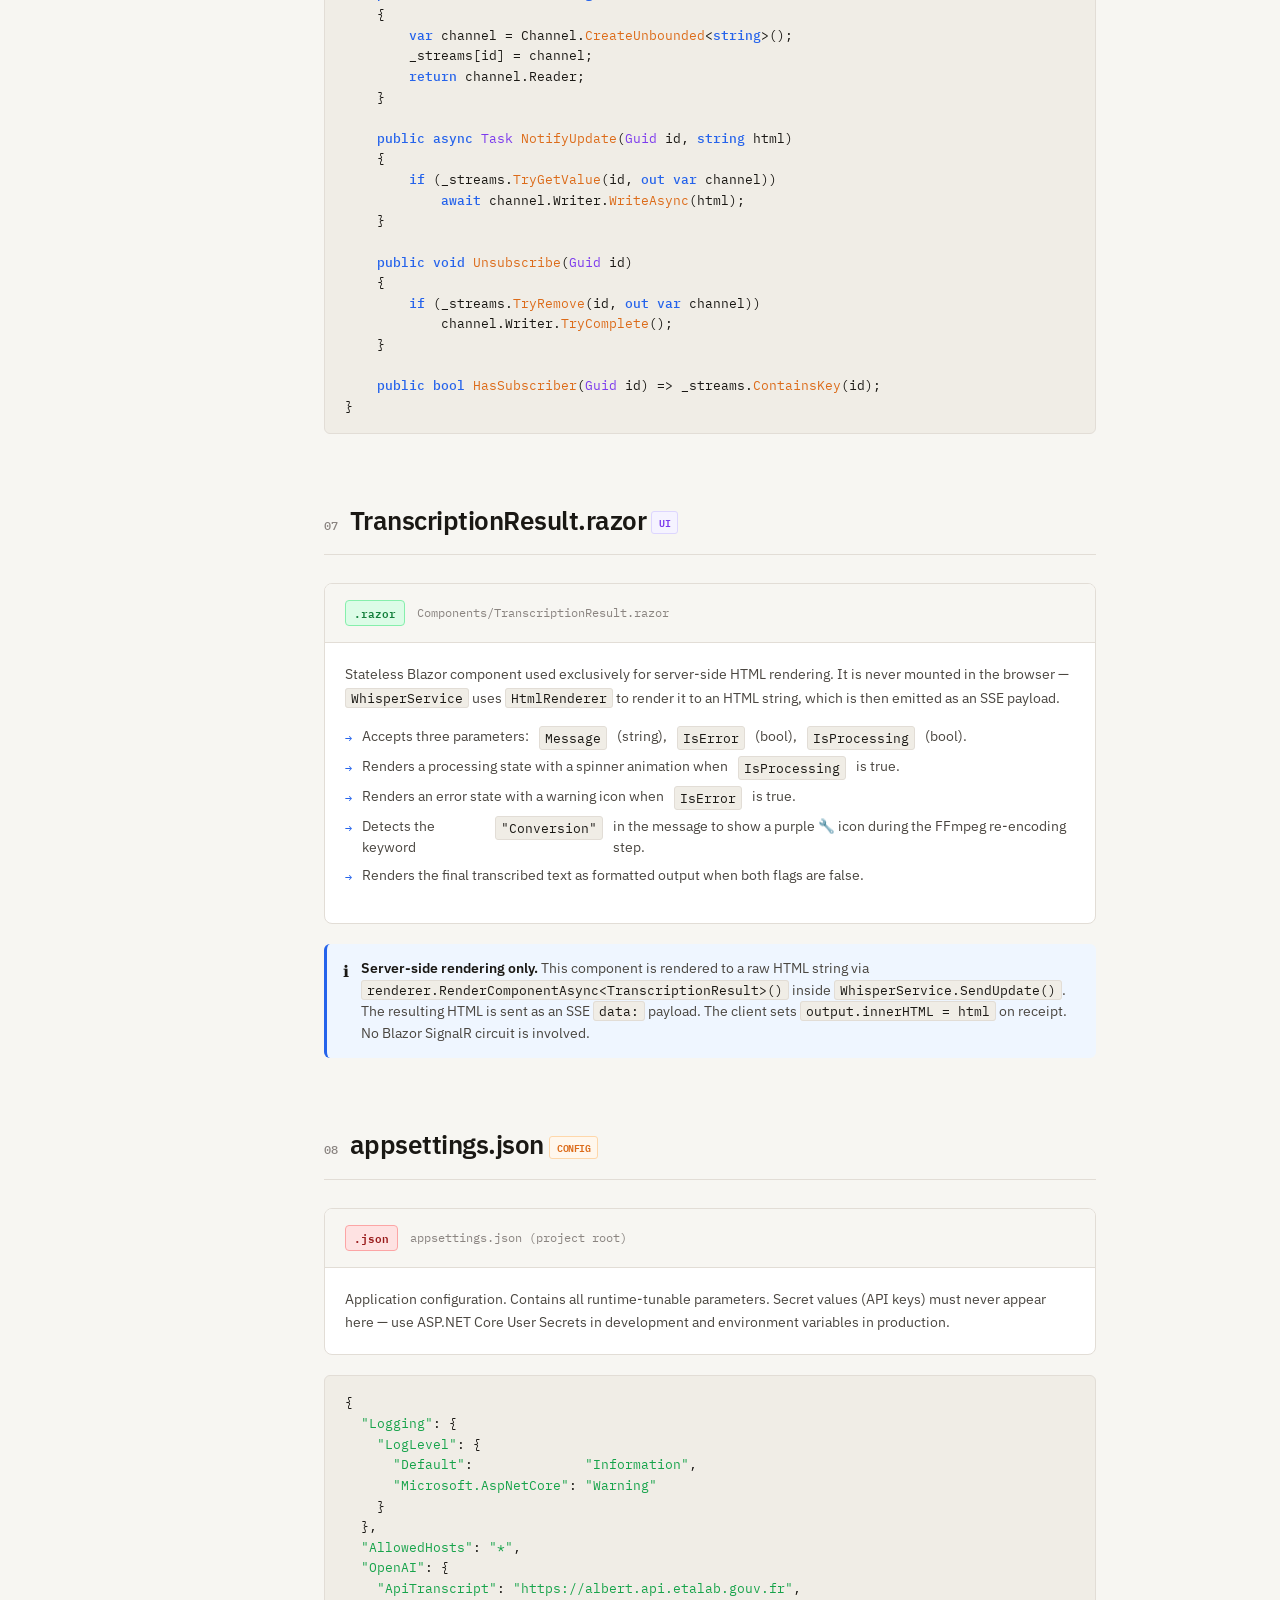
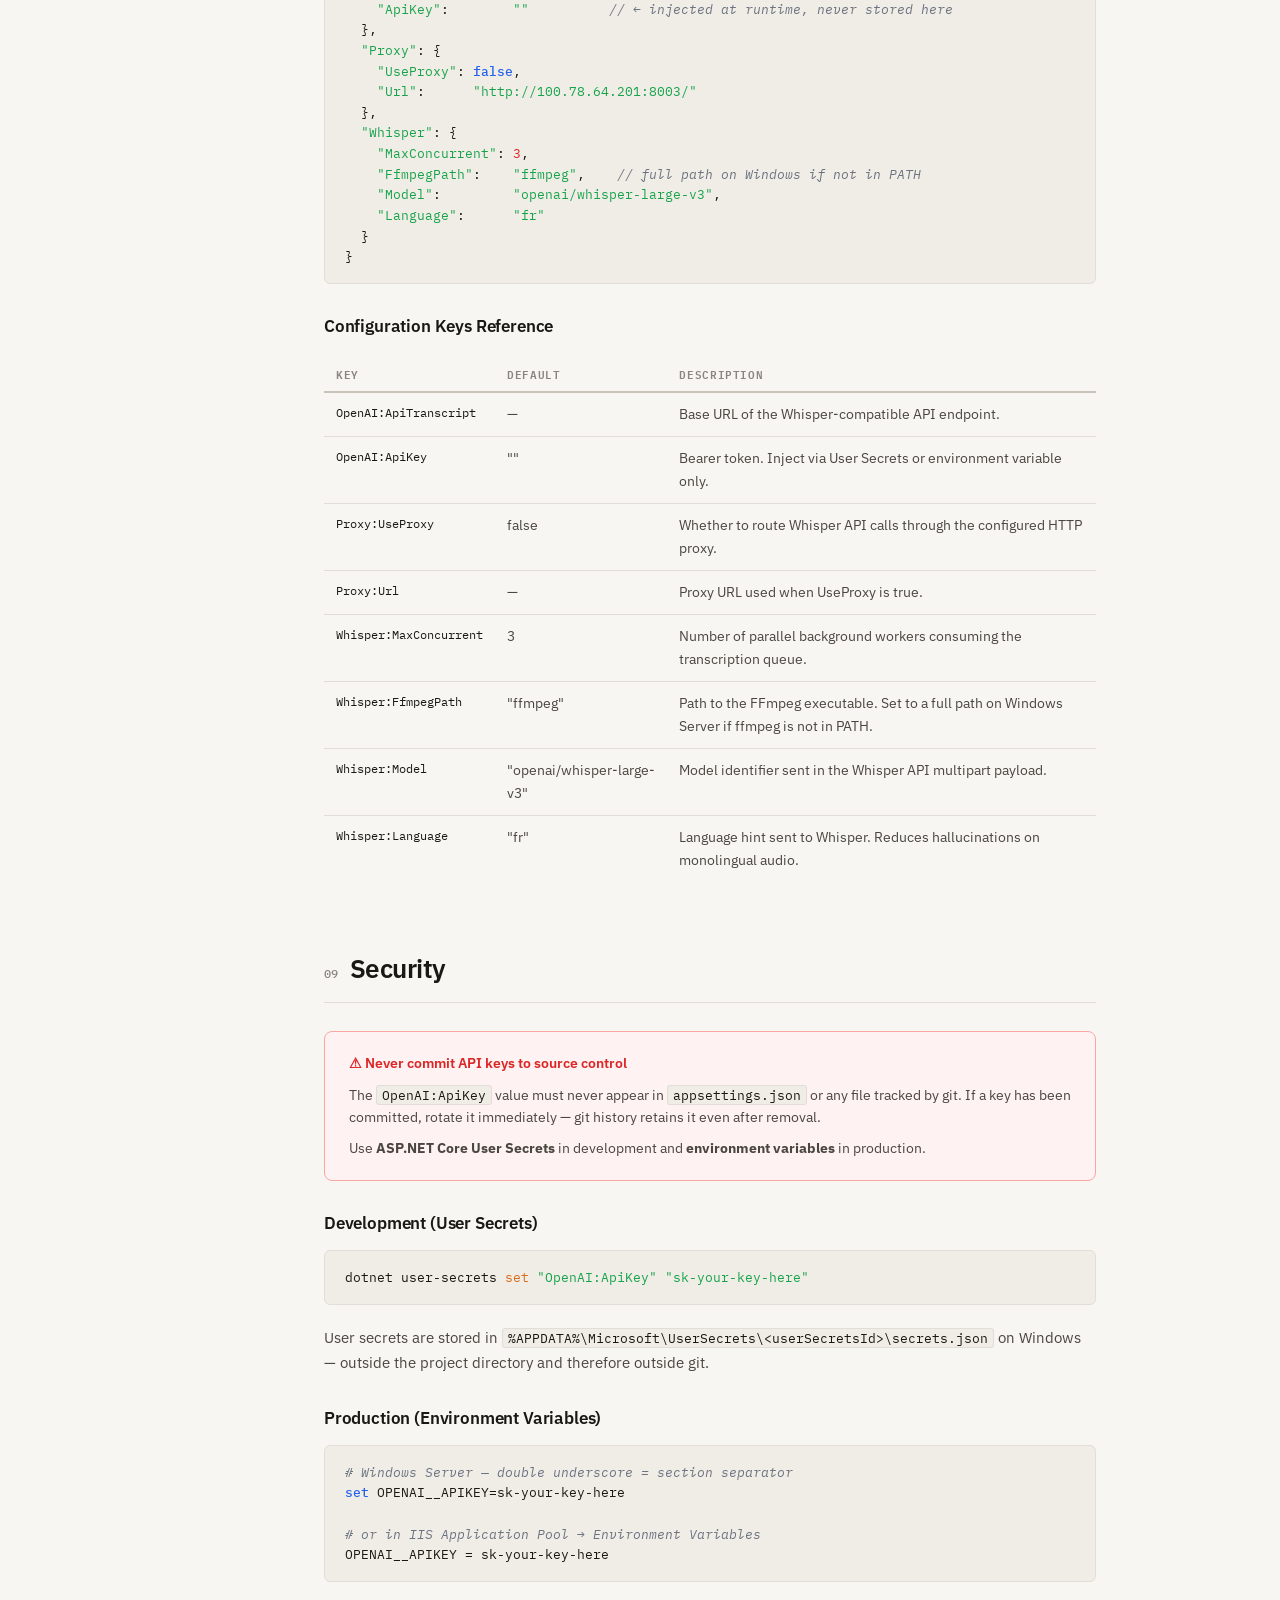
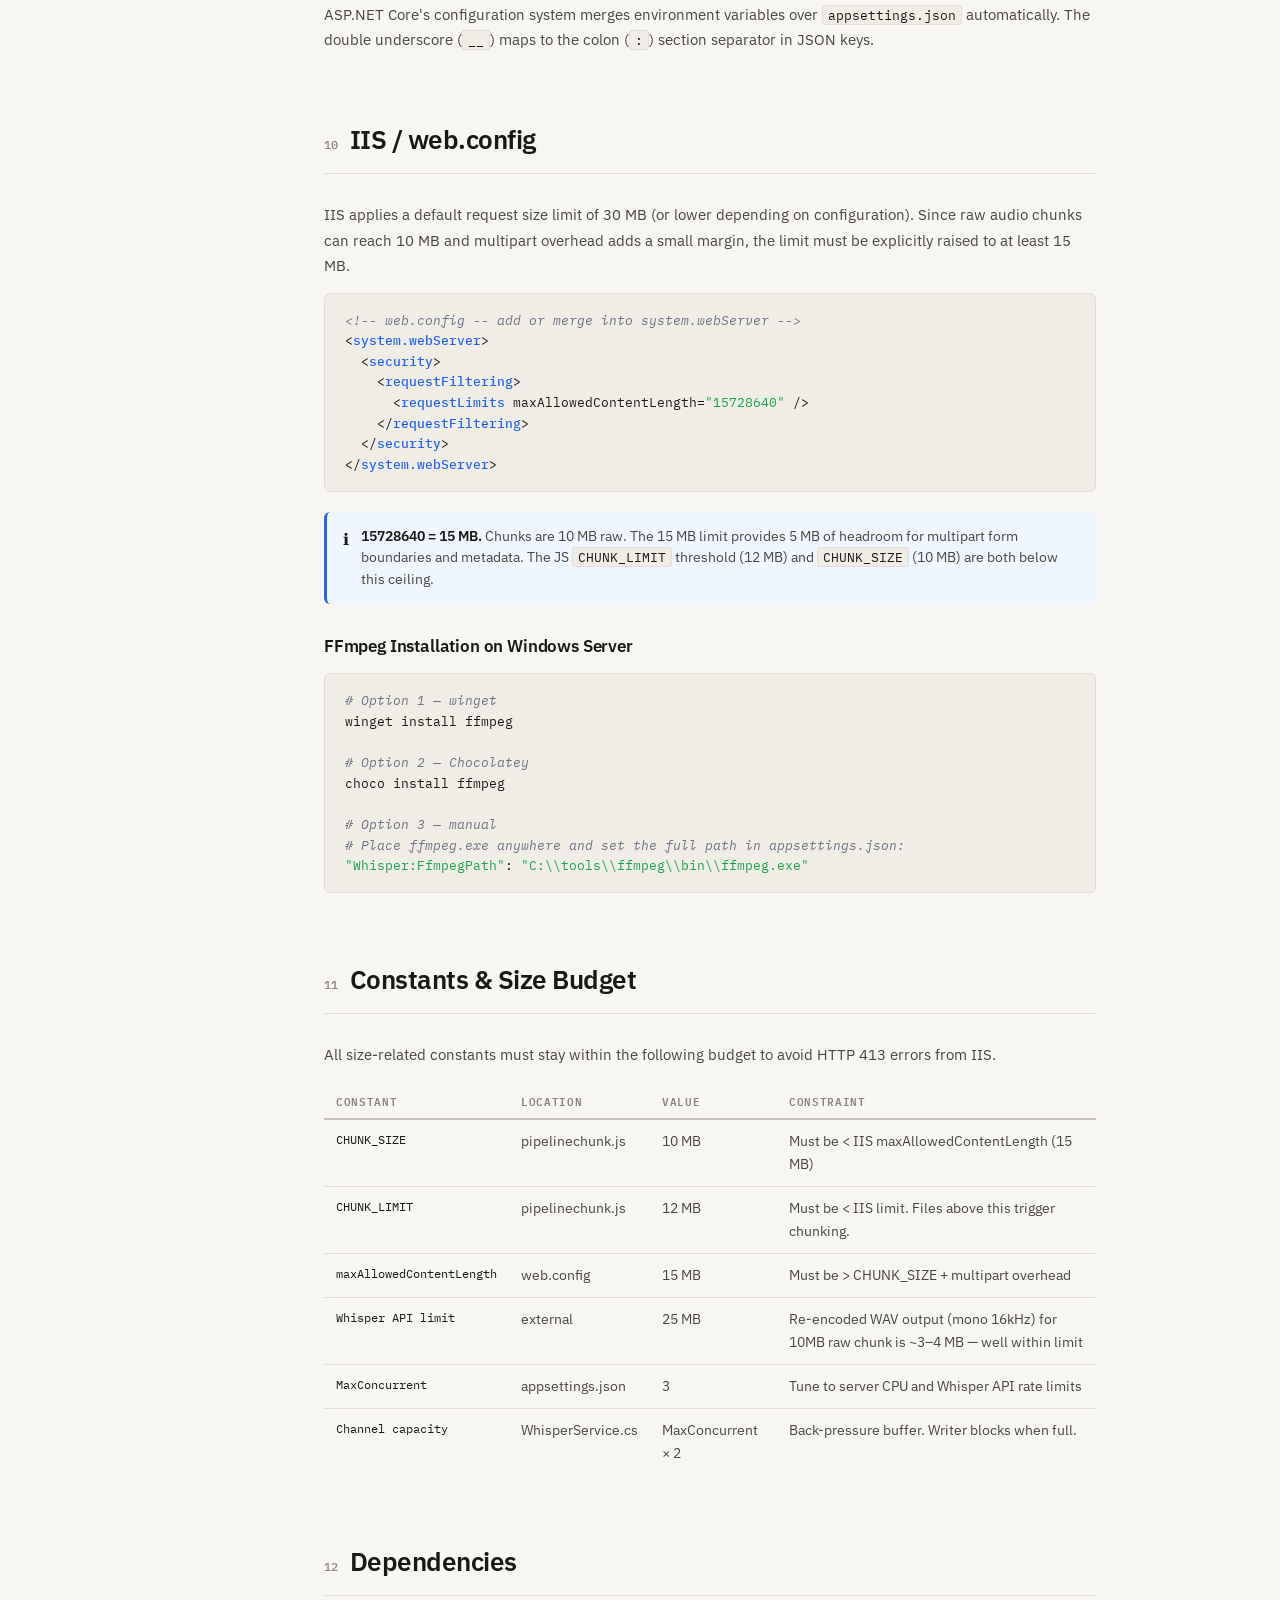
<file: DevHelp/ffmpegaudio/AudioTranscriptDoc.html>
﻿<!DOCTYPE html>
<html lang="en">
<head>
<meta charset="UTF-8">
<meta name="viewport" content="width=device-width, initial-scale=1.0">
<title>TranscriptAudio — Developer Documentation</title>
<link rel="preconnect" href="https://fonts.googleapis.com">
<link href="https://fonts.googleapis.com/css2?family=IBM+Plex+Mono:wght@400;500;600&family=IBM+Plex+Sans:ital,wght@0,300;0,400;0,500;0,600;1,300&display=swap" rel="stylesheet">
<style>
  :root {
    --bg:         #f7f6f2;
    --bg-card:    #ffffff;
    --bg-code:    #f0ede6;
    --border:     #e2ddd6;
    --border-dark:#c8c2b8;
    --text:       #1a1814;
    --text-2:     #4a4640;
    --text-3:     #8a8480;
    --accent:     #2563eb;
    --accent-bg:  #eff6ff;
    --accent-2:   #dc6b19;
    --accent-2bg: #fff7ed;
    --green:      #16a34a;
    --green-bg:   #f0fdf4;
    --red:        #dc2626;
    --red-bg:     #fef2f2;
    --purple:     #7c3aed;
    --purple-bg:  #f5f3ff;
    --tag-height: 22px;
    --mono: 'IBM Plex Mono', monospace;
    --sans: 'IBM Plex Sans', sans-serif;
  }

  *, *::before, *::after { box-sizing: border-box; margin: 0; padding: 0; }

  html { scroll-behavior: smooth; }

  body {
    font-family: var(--sans);
    background: var(--bg);
    color: var(--text);
    font-size: 15px;
    line-height: 1.7;
    -webkit-font-smoothing: antialiased;
  }

  /* ── LAYOUT ── */
  .layout {
    display: grid;
    grid-template-columns: 260px 1fr;
    min-height: 100vh;
  }

  /* ── SIDEBAR ── */
  nav {
    position: sticky;
    top: 0;
    height: 100vh;
    overflow-y: auto;
    background: var(--bg-card);
    border-right: 1px solid var(--border);
    padding: 32px 0;
    font-size: 13px;
  }

  .nav-logo {
    padding: 0 24px 28px;
    border-bottom: 1px solid var(--border);
    margin-bottom: 20px;
  }

  .nav-logo .wordmark {
    font-family: var(--mono);
    font-weight: 600;
    font-size: 14px;
    color: var(--text);
    letter-spacing: -0.02em;
  }

  .nav-logo .version {
    font-family: var(--mono);
    font-size: 11px;
    color: var(--text-3);
    margin-top: 2px;
  }

  .nav-section {
    padding: 0 24px;
    margin-bottom: 20px;
  }

  .nav-section-label {
    font-family: var(--mono);
    font-size: 10px;
    font-weight: 600;
    letter-spacing: 0.08em;
    text-transform: uppercase;
    color: var(--text-3);
    margin-bottom: 6px;
    padding-bottom: 4px;
    border-bottom: 1px solid var(--border);
  }

  nav a {
    display: block;
    padding: 5px 8px;
    border-radius: 4px;
    color: var(--text-2);
    text-decoration: none;
    transition: background 0.15s, color 0.15s;
    font-size: 13px;
    margin-bottom: 1px;
  }

  nav a:hover { background: var(--bg); color: var(--text); }
  nav a.active { background: var(--accent-bg); color: var(--accent); font-weight: 500; }

  nav a .file-ext {
    font-family: var(--mono);
    font-size: 11px;
    color: var(--text-3);
  }

  /* ── MAIN ── */
  main {
    padding: 56px 64px 120px;
    max-width: 900px;
  }

  /* ── HERO ── */
  .hero {
    margin-bottom: 64px;
    padding-bottom: 48px;
    border-bottom: 2px solid var(--border);
  }

  .hero-eyebrow {
    font-family: var(--mono);
    font-size: 11px;
    font-weight: 500;
    letter-spacing: 0.1em;
    text-transform: uppercase;
    color: var(--accent);
    margin-bottom: 16px;
  }

  .hero h1 {
    font-size: 42px;
    font-weight: 600;
    letter-spacing: -0.03em;
    line-height: 1.1;
    color: var(--text);
    margin-bottom: 20px;
  }

  .hero h1 span { color: var(--accent); }

  .hero-desc {
    font-size: 17px;
    font-weight: 300;
    color: var(--text-2);
    line-height: 1.75;
    max-width: 640px;
    margin-bottom: 32px;
  }

  .hero-meta {
    display: flex;
    gap: 24px;
    flex-wrap: wrap;
  }

  .meta-item {
    display: flex;
    flex-direction: column;
    gap: 2px;
  }

  .meta-label {
    font-family: var(--mono);
    font-size: 10px;
    letter-spacing: 0.08em;
    text-transform: uppercase;
    color: var(--text-3);
  }

  .meta-value {
    font-family: var(--mono);
    font-size: 13px;
    color: var(--text);
    font-weight: 500;
  }

  /* ── PIPELINE DIAGRAM ── */
  .pipeline {
    margin: 32px 0;
    padding: 28px 32px;
    background: var(--bg-card);
    border: 1px solid var(--border);
    border-radius: 8px;
    overflow-x: auto;
  }

  .pipeline-title {
    font-family: var(--mono);
    font-size: 11px;
    font-weight: 600;
    letter-spacing: 0.08em;
    text-transform: uppercase;
    color: var(--text-3);
    margin-bottom: 20px;
  }

  .pipeline-flow {
    display: flex;
    align-items: center;
    gap: 0;
    flex-wrap: nowrap;
  }

  .pipeline-step {
    display: flex;
    flex-direction: column;
    align-items: center;
    gap: 6px;
    min-width: 90px;
  }

  .pipeline-icon {
    width: 44px;
    height: 44px;
    border-radius: 10px;
    display: flex;
    align-items: center;
    justify-content: center;
    font-size: 18px;
    font-weight: 600;
    flex-shrink: 0;
  }

  .pipeline-icon.client  { background: var(--accent-bg);  color: var(--accent); }
  .pipeline-icon.server  { background: var(--green-bg);   color: var(--green); }
  .pipeline-icon.api     { background: var(--purple-bg);  color: var(--purple); }
  .pipeline-icon.storage { background: var(--accent-2bg); color: var(--accent-2); }

  .pipeline-step-label {
    font-family: var(--mono);
    font-size: 10px;
    text-align: center;
    color: var(--text-2);
    font-weight: 500;
    line-height: 1.3;
  }

  .pipeline-step-sub {
    font-size: 10px;
    color: var(--text-3);
    text-align: center;
    line-height: 1.3;
  }

  .pipeline-arrow {
    flex: 1;
    min-width: 24px;
    height: 1px;
    background: var(--border-dark);
    position: relative;
    margin-bottom: 24px;
  }

  .pipeline-arrow::after {
    content: '';
    position: absolute;
    right: -1px;
    top: -4px;
    border: 4px solid transparent;
    border-left: 6px solid var(--border-dark);
  }

  .pipeline-arrow .arrow-label {
    position: absolute;
    top: -18px;
    left: 50%;
    transform: translateX(-50%);
    font-family: var(--mono);
    font-size: 9px;
    color: var(--text-3);
    white-space: nowrap;
    background: var(--bg-card);
    padding: 0 4px;
  }

  /* ── SECTIONS ── */
  section { margin-bottom: 64px; }

  .section-header {
    display: flex;
    align-items: baseline;
    gap: 12px;
    margin-bottom: 28px;
    padding-bottom: 12px;
    border-bottom: 1px solid var(--border);
  }

  .section-number {
    font-family: var(--mono);
    font-size: 12px;
    color: var(--text-3);
    font-weight: 500;
  }

  h2 {
    font-size: 26px;
    font-weight: 600;
    letter-spacing: -0.02em;
    color: var(--text);
  }

  h3 {
    font-size: 17px;
    font-weight: 600;
    letter-spacing: -0.01em;
    color: var(--text);
    margin: 28px 0 10px;
  }

  h4 {
    font-size: 14px;
    font-weight: 600;
    color: var(--text);
    margin: 20px 0 6px;
    font-family: var(--mono);
  }

  p { color: var(--text-2); margin-bottom: 14px; }
  p:last-child { margin-bottom: 0; }

  /* ── FILE CARDS ── */
  .file-card {
    background: var(--bg-card);
    border: 1px solid var(--border);
    border-radius: 8px;
    margin-bottom: 20px;
    overflow: hidden;
  }

  .file-card-header {
    display: flex;
    align-items: center;
    gap: 12px;
    padding: 16px 20px;
    border-bottom: 1px solid var(--border);
    background: var(--bg);
  }

  .file-badge {
    font-family: var(--mono);
    font-size: 11px;
    font-weight: 600;
    padding: 3px 8px;
    border-radius: 4px;
    white-space: nowrap;
  }

  .file-badge.js     { background: #fef9c3; color: #854d0e; border: 1px solid #fde047; }
  .file-badge.cs     { background: #ede9fe; color: #5b21b6; border: 1px solid #c4b5fd; }
  .file-badge.razor  { background: #dcfce7; color: #15803d; border: 1px solid #86efac; }
  .file-badge.json   { background: #fee2e2; color: #991b1b; border: 1px solid #fca5a5; }

  .file-path {
    font-family: var(--mono);
    font-size: 12px;
    color: var(--text-3);
  }

  .file-card-body { padding: 20px; }

  .file-purpose {
    font-size: 14px;
    color: var(--text-2);
    margin-bottom: 16px;
    line-height: 1.65;
  }

  /* ── RESPONSIBILITY LIST ── */
  .resp-list {
    list-style: none;
    display: flex;
    flex-direction: column;
    gap: 6px;
    margin-bottom: 16px;
  }

  .resp-list li {
    display: flex;
    align-items: flex-start;
    gap: 10px;
    font-size: 13.5px;
    color: var(--text-2);
    line-height: 1.6;
  }

  .resp-list li::before {
    content: '→';
    font-family: var(--mono);
    color: var(--accent);
    font-size: 12px;
    margin-top: 3px;
    flex-shrink: 0;
  }

  /* ── CODE BLOCKS ── */
  pre {
    background: var(--bg-code);
    border: 1px solid var(--border);
    border-radius: 6px;
    padding: 16px 20px;
    overflow-x: auto;
    margin: 12px 0 20px;
    font-family: var(--mono);
    font-size: 12.5px;
    line-height: 1.65;
    color: var(--text);
  }

  code {
    font-family: var(--mono);
    font-size: 12.5px;
    background: var(--bg-code);
    border: 1px solid var(--border);
    border-radius: 3px;
    padding: 1px 5px;
    color: var(--text);
  }

  pre code { background: none; border: none; padding: 0; font-size: inherit; }

  .token-comment { color: #6b7280; font-style: italic; }
  .token-keyword { color: #2563eb; font-weight: 500; }
  .token-string  { color: #16a34a; }
  .token-fn      { color: #dc6b19; }
  .token-type    { color: #7c3aed; }
  .token-num     { color: #dc2626; }

  /* ── CALLOUTS ── */
  .callout {
    display: flex;
    gap: 12px;
    padding: 14px 16px;
    border-radius: 6px;
    margin: 16px 0;
    font-size: 13.5px;
    line-height: 1.6;
  }

  .callout-icon { flex-shrink: 0; font-size: 16px; margin-top: 1px; }
  .callout-body { color: var(--text-2); }
  .callout-body strong { color: var(--text); font-weight: 600; }

  .callout.info    { background: var(--accent-bg);  border-left: 3px solid var(--accent); }
  .callout.warning { background: var(--accent-2bg); border-left: 3px solid var(--accent-2); }
  .callout.success { background: var(--green-bg);   border-left: 3px solid var(--green); }
  .callout.danger  { background: var(--red-bg);     border-left: 3px solid var(--red); }

  /* ── TABLES ── */
  .table-wrap { overflow-x: auto; margin: 16px 0 24px; }

  table {
    width: 100%;
    border-collapse: collapse;
    font-size: 13.5px;
  }

  thead tr { border-bottom: 2px solid var(--border-dark); }

  th {
    font-family: var(--mono);
    font-size: 11px;
    font-weight: 600;
    letter-spacing: 0.06em;
    text-transform: uppercase;
    color: var(--text-3);
    padding: 8px 12px;
    text-align: left;
  }

  td {
    padding: 10px 12px;
    border-bottom: 1px solid var(--border);
    color: var(--text-2);
    vertical-align: top;
  }

  td:first-child { font-family: var(--mono); font-size: 12px; color: var(--text); }

  tr:last-child td { border-bottom: none; }
  tr:hover td { background: var(--bg); }

  /* ── TAGS ── */
  .tag {
    display: inline-block;
    font-family: var(--mono);
    font-size: 10px;
    font-weight: 600;
    padding: 2px 7px;
    border-radius: 3px;
    border: 1px solid;
    vertical-align: middle;
  }

  .tag.client  { background: var(--accent-bg);  color: var(--accent);   border-color: #bfdbfe; }
  .tag.server  { background: var(--green-bg);   color: var(--green);    border-color: #bbf7d0; }
  .tag.config  { background: var(--accent-2bg); color: var(--accent-2); border-color: #fed7aa; }
  .tag.ui      { background: var(--purple-bg);  color: var(--purple);   border-color: #ddd6fe; }
  .tag.new     { background: #fef9c3;           color: #854d0e;         border-color: #fde047; }

  /* ── TWO COL ── */
  .two-col {
    display: grid;
    grid-template-columns: 1fr 1fr;
    gap: 16px;
    margin: 16px 0;
  }

  .info-block {
    background: var(--bg-card);
    border: 1px solid var(--border);
    border-radius: 6px;
    padding: 16px;
  }

  .info-block-label {
    font-family: var(--mono);
    font-size: 10px;
    font-weight: 600;
    letter-spacing: 0.08em;
    text-transform: uppercase;
    color: var(--text-3);
    margin-bottom: 8px;
  }

  .info-block p { font-size: 13.5px; margin-bottom: 0; }

  /* ── CONFIG KEY TABLE ── */
  .config-key {
    font-family: var(--mono);
    font-size: 12px;
    color: var(--accent);
  }

  /* ── FLOW DIAGRAM ── */
  .flow {
    background: var(--bg-card);
    border: 1px solid var(--border);
    border-radius: 8px;
    padding: 24px 28px;
    margin: 20px 0;
    font-family: var(--mono);
    font-size: 12px;
    line-height: 2;
    color: var(--text-2);
  }

  .flow-step { display: flex; align-items: flex-start; gap: 16px; }
  .flow-num {
    background: var(--accent);
    color: white;
    width: 20px;
    height: 20px;
    border-radius: 50%;
    display: flex;
    align-items: center;
    justify-content: center;
    font-size: 10px;
    font-weight: 600;
    flex-shrink: 0;
    margin-top: 3px;
  }

  .flow-content { flex: 1; }
  .flow-content strong { color: var(--text); font-weight: 600; }
  .flow-divider {
    margin: 6px 0 6px 36px;
    border: none;
    border-left: 1px dashed var(--border-dark);
    height: 16px;
    width: 1px;
  }

  /* ── SECURITY ── */
  .secret-warning {
    background: var(--red-bg);
    border: 1px solid #fca5a5;
    border-radius: 8px;
    padding: 20px 24px;
    margin: 20px 0;
  }

  .secret-warning h4 {
    color: var(--red);
    margin-top: 0;
    margin-bottom: 8px;
    font-family: var(--sans);
    font-size: 14px;
    font-weight: 600;
  }

  .secret-warning p { font-size: 13.5px; margin-bottom: 8px; }
  .secret-warning p:last-child { margin-bottom: 0; }

  /* ── FOOTER ── */
  footer {
    margin-top: 80px;
    padding-top: 28px;
    border-top: 1px solid var(--border);
    font-family: var(--mono);
    font-size: 11px;
    color: var(--text-3);
    display: flex;
    justify-content: space-between;
  }

  /* ── SCROLLBAR ── */
  nav::-webkit-scrollbar { width: 4px; }
  nav::-webkit-scrollbar-track { background: transparent; }
  nav::-webkit-scrollbar-thumb { background: var(--border-dark); border-radius: 2px; }
</style>
</head>
<body>

<div class="layout">

<!-- ── SIDEBAR ── -->
<nav>
  <div class="nav-logo">
    <div class="wordmark">TranscriptAudio</div>
    <div class="version">Developer Documentation · 2026-03</div>
  </div>

  <div class="nav-section">
    <div class="nav-section-label">Overview</div>
    <a href="#overview" class="active">Purpose &amp; Architecture</a>
    <a href="#pipeline">Request Pipeline</a>
    <a href="#modes">Operating Modes</a>
  </div>

  <div class="nav-section">
    <div class="nav-section-label">Client</div>
    <a href="#pipelinechunk-js">pipelinechunk<span class="file-ext">.js</span></a>
  </div>

  <div class="nav-section">
    <div class="nav-section-label">Server</div>
    <a href="#program-cs">Program<span class="file-ext">.cs</span></a>
    <a href="#whisperservice-cs">WhisperService<span class="file-ext">.cs</span></a>
    <a href="#statustracker-cs">TranscriptionStatusTracker<span class="file-ext">.cs</span></a>
    <a href="#transcriptionresult-razor">TranscriptionResult<span class="file-ext">.razor</span></a>
  </div>

  <div class="nav-section">
    <div class="nav-section-label">Configuration</div>
    <a href="#appsettings">appsettings<span class="file-ext">.json</span></a>
    <a href="#security">Security</a>
    <a href="#iis">IIS / web.config</a>
  </div>

  <div class="nav-section">
    <div class="nav-section-label">Reference</div>
    <a href="#constants">Constants</a>
    <a href="#dependencies">Dependencies</a>
  </div>
</nav>

<!-- ── MAIN ── -->
<main>

  <!-- HERO -->
  <div class="hero">
    <div class="hero-eyebrow">Developer Documentation</div>
    <h1>Audio<span>Transcript</span></h1>
    <p class="hero-desc">
      A Blazor Server application that transcribes audio files of arbitrary size by splitting them into raw chunks,
      re-encoding each chunk server-side with FFmpeg, and submitting them to a Whisper-compatible speech-to-text API
      over Server-Sent Events.
    </p>
    <div class="hero-meta">
      <div class="meta-item">
        <span class="meta-label">Stack</span>
        <span class="meta-value">ASP.NET Core · Blazor · HTMX</span>
      </div>
      <div class="meta-item">
        <span class="meta-label">API</span>
        <span class="meta-value">Albert / OpenAI Whisper-compatible</span>
      </div>
      <div class="meta-item">
        <span class="meta-label">Re-encoder</span>
        <span class="meta-value">FFmpeg (server-side)</span>
      </div>
      <div class="meta-item">
        <span class="meta-label">Real-time</span>
        <span class="meta-value">SSE (Server-Sent Events)</span>
      </div>
    </div>
  </div>

  <!-- OVERVIEW -->
  <section id="overview">
    <div class="section-header">
      <span class="section-number">01</span>
      <h2>Purpose &amp; Architecture</h2>
    </div>

    <p>
      TranscriptAudio solves a concrete problem: Whisper-compatible APIs impose a hard upload limit (typically 25 MB),
      but real-world audio recordings — meetings, interviews, lectures — routinely exceed this threshold.
      The application handles files of any size transparently, hiding all chunking complexity from the user.
    </p>
    <p>
      Rather than re-encoding audio on the client (which required loading the entire decoded PCM buffer into browser RAM),
      the current architecture delegates all audio processing to FFmpeg running on the server. The client sends
      raw binary slices; the server converts each slice to a valid mono 16 kHz WAV before passing it to Whisper.
    </p>

    <div class="two-col">
      <div class="info-block">
        <div class="info-block-label">Small files (&lt; 12 MB)</div>
        <p>Handled directly by HTMX — a single POST to the transcription endpoint, no JavaScript pipeline involved. Response is rendered as an HTML fragment.</p>
      </div>
      <div class="info-block">
        <div class="info-block-label">Large files (≥ 12 MB)</div>
        <p>HTMX submission is intercepted. The JS pipeline takes over: slices the file into 10 MB raw chunks and sends them sequentially, streaming progress via SSE.</p>
      </div>
    </div>

    <div class="pipeline" id="pipeline">
      <div class="pipeline-title">End-to-end request pipeline</div>
      <div class="pipeline-flow">

        <div class="pipeline-step">
          <div class="pipeline-icon client">📁</div>
          <div class="pipeline-step-label">User<br>uploads file</div>
          <div class="pipeline-step-sub">any format</div>
        </div>

        <div class="pipeline-arrow"><span class="arrow-label">Blob.slice()</span></div>

        <div class="pipeline-step">
          <div class="pipeline-icon client">✂️</div>
          <div class="pipeline-step-label">JS slicer<br>chunks</div>
          <div class="pipeline-step-sub">10 MB raw</div>
        </div>

        <div class="pipeline-arrow"><span class="arrow-label">multipart POST</span></div>

        <div class="pipeline-step">
          <div class="pipeline-icon server">⚙️</div>
          <div class="pipeline-step-label">FFmpeg<br>re-encodes</div>
          <div class="pipeline-step-sub">mono 16kHz WAV</div>
        </div>

        <div class="pipeline-arrow"><span class="arrow-label">HTTP POST</span></div>

        <div class="pipeline-step">
          <div class="pipeline-icon api">🎙️</div>
          <div class="pipeline-step-label">Whisper<br>API</div>
          <div class="pipeline-step-sub">transcription</div>
        </div>

        <div class="pipeline-arrow"><span class="arrow-label">SSE stream</span></div>

        <div class="pipeline-step">
          <div class="pipeline-icon storage">📝</div>
          <div class="pipeline-step-label">Session<br>assembles</div>
          <div class="pipeline-step-sub">final text</div>
        </div>

      </div>
    </div>
  </section>

  <!-- OPERATING MODES -->
  <section id="modes">
    <div class="section-header">
      <span class="section-number">02</span>
      <h2>Operating Modes</h2>
    </div>

    <p>The application has two distinct code paths depending on file size, sharing the same Whisper backend.</p>

    <h3>Mode A — Direct HTMX (small files)</h3>
    <p>
      When the uploaded file is below <code>CHUNK_LIMIT</code> (12 MB), the default HTMX form submission proceeds
      unmodified. The entire file is POSTed in a single request. The server transcribes it and returns an HTML
      fragment that HTMX swaps into the output element. No custom JavaScript runs.
    </p>

    <h3>Mode B — JS Chunk Pipeline (large files)</h3>
    <p>
      When the file meets or exceeds <code>CHUNK_LIMIT</code>, the <code>htmx:confirm</code> event is intercepted
      and <code>lancerPipelineChunk()</code> is called instead. The pipeline is strictly sequential:
    </p>

    <div class="flow">
      <div class="flow-step">
        <div class="flow-num">1</div>
        <div class="flow-content"><strong>Slice</strong> — <code>file.slice(offset, offset + CHUNK_SIZE)</code> produces a zero-copy Blob view. No bytes are copied into JS heap.</div>
      </div>
      <hr class="flow-divider">
      <div class="flow-step">
        <div class="flow-num">2</div>
        <div class="flow-content"><strong>POST</strong> — each chunk is sent as <code>multipart/form-data</code> with its index, total count, original file extension, and a shared <code>sessionId</code>.</div>
      </div>
      <hr class="flow-divider">
      <div class="flow-step">
        <div class="flow-num">3</div>
        <div class="flow-content"><strong>FFmpeg</strong> — server writes raw bytes to a temp file, spawns FFmpeg, reads the output WAV path. No audio data in managed memory.</div>
      </div>
      <hr class="flow-divider">
      <div class="flow-step">
        <div class="flow-num">4</div>
        <div class="flow-content"><strong>Whisper</strong> — the WAV is streamed to the Whisper API from disk via <code>FileStream</code>. Response is parsed for the <code>text</code> field.</div>
      </div>
      <hr class="flow-divider">
      <div class="flow-step">
        <div class="flow-num">5</div>
        <div class="flow-content"><strong>SSE (per-chunk)</strong> — client <code>await</code>s the per-chunk SSE stream to completion before sending the next chunk. Natural back-pressure, no rate-limit timer needed.</div>
      </div>
      <hr class="flow-divider">
      <div class="flow-step">
        <div class="flow-num">6</div>
        <div class="flow-content"><strong>Session SSE</strong> — once all chunks complete, the session channel emits the final reassembled text. The per-chunk texts are joined in order.</div>
      </div>
    </div>
  </section>

  <!-- PIPELINECHUNK.JS -->
  <section id="pipelinechunk-js">
    <div class="section-header">
      <span class="section-number">03</span>
      <h2>pipelinechunk.js <span class="tag client">CLIENT</span></h2>
    </div>

    <div class="file-card">
      <div class="file-card-header">
        <span class="file-badge js">.js</span>
        <span class="file-path">wwwroot/js/pipelinechunk.js</span>
      </div>
      <div class="file-card-body">
        <p class="file-purpose">
          Self-contained IIFE that intercepts HTMX form submissions for large files and orchestrates
          the entire client-side chunking pipeline. Has no external dependencies — vanilla JS only.
        </p>
        <ul class="resp-list">
          <li>Displays the selected filename and size in the UI on file input change.</li>
          <li>Intercepts <code>htmx:confirm</code> and routes large files to the chunk pipeline.</li>
          <li>Slices the file into raw Blob chunks without loading file content into memory.</li>
          <li>POSTs each chunk sequentially with <code>sessionId</code>, <code>index</code>, <code>total</code>, and the original file extension.</li>
          <li>Opens and reads the per-chunk SSE stream, updating the output element in real time.</li>
          <li>Opens the session SSE channel once (on first chunk) and awaits the final assembled text.</li>
          <li>Updates the progress bar and status label throughout the pipeline.</li>
        </ul>
      </div>
    </div>

    <h3>Configuration Constants</h3>
    <div class="table-wrap">
      <table>
        <thead>
          <tr><th>Constant</th><th>Value</th><th>Purpose</th></tr>
        </thead>
        <tbody>
          <tr><td>CHUNK_SIZE_MB</td><td>10</td><td>Raw chunk size in megabytes. Must stay below IIS <code>maxAllowedContentLength</code> (15 MB).</td></tr>
          <tr><td>CHUNK_SIZE</td><td>CHUNK_SIZE_MB × 1024²</td><td>Computed byte value used in <code>Blob.slice()</code>.</td></tr>
          <tr><td>CHUNK_LIMIT</td><td>12 × 1024²</td><td>File size threshold triggering the chunk pipeline instead of HTMX. Set below the 15 MB IIS limit.</td></tr>
          <tr><td>BASE_URL</td><td>from DOM</td><td>Read from <code>data-baseurl</code> attribute on <code>#baseurl</code> element. Injected server-side by Blazor/Razor.</td></tr>
        </tbody>
      </table>
    </div>

    <h3>Key Functions</h3>

    <h4>slicerFichier(file, chunkSize)</h4>
    <p>
      Synchronous generator. Computes <code>total = Math.ceil(file.size / chunkSize)</code> before
      the first yield — no accumulation needed. Each iteration yields <code>{ blob, index, total }</code>.
      <code>Blob.slice()</code> is a zero-copy pointer into the browser's file handle; no bytes enter the JS heap.
    </p>

    <h4>lireSSE(response)</h4>
    <p>
      Async generator over a <code>ReadableStream</code>. Splits on <code>\n\n</code>, filters for
      <code>data:</code> prefixed lines, and yields the payload string. The <code>finally</code> block
      guarantees <code>reader.releaseLock()</code> even if the consumer breaks early or throws.
      Handles the trailing-buffer edge case (stream ending without a final <code>\n\n</code>).
    </p>

    <h4>lancerPipelineChunk(file)</h4>
    <p>
      Main async pipeline driver. Uses a plain <code>for...of</code> loop (not <code>for await...of</code>)
      since <code>slicerFichier</code> is synchronous. Each iteration awaits the full SSE stream for that chunk
      before proceeding — this provides natural back-pressure and makes a rate-limit delay unnecessary.
    </p>

    <h4>extOf(name)</h4>
    <p>
      Extracts the file extension from the original filename and appends it to the chunk filename
      (<code>chunk_0.mp3</code>, <code>chunk_1.mp3</code>…). FFmpeg uses this extension to detect
      the input container format. Falls back to <code>.bin</code> for extensionless files.
    </p>

    <div class="callout info">
      <span class="callout-icon">ℹ</span>
      <div class="callout-body">
        <strong>Why no rate-limit delay?</strong> The pipeline <code>await</code>s each chunk's
        SSE stream to completion before sending the next chunk. Only one chunk is ever in-flight at a time,
        so a fixed <code>sleep()</code> between sends would only add dead time on top of an already
        sequential flow.
      </div>
    </div>

    <pre><code><span class="token-comment">// Zero-copy slicer — synchronous generator</span>
<span class="token-keyword">function</span>* <span class="token-fn">slicerFichier</span>(file, chunkSize) {
    <span class="token-keyword">const</span> total = Math.<span class="token-fn">ceil</span>(file.size / chunkSize);  <span class="token-comment">// known upfront</span>
    <span class="token-keyword">let</span> offset  = <span class="token-num">0</span>;
    <span class="token-keyword">let</span> index   = <span class="token-num">0</span>;
    <span class="token-keyword">while</span> (offset &lt; file.size) {
        <span class="token-keyword">yield</span> { blob: file.<span class="token-fn">slice</span>(offset, offset + chunkSize), index, total };
        offset += chunkSize;
        index++;
    }
}</code></pre>

  </section>

  <!-- PROGRAM.CS -->
  <section id="program-cs">
    <div class="section-header">
      <span class="section-number">04</span>
      <h2>Program.cs <span class="tag server">SERVER</span></h2>
    </div>

    <div class="file-card">
      <div class="file-card-header">
        <span class="file-badge cs">.cs</span>
        <span class="file-path">Program.cs (project root)</span>
      </div>
      <div class="file-card-body">
        <p class="file-purpose">
          Application entry point and composition root. Configures Kestrel limits, registers all
          services into the DI container, builds the HTTP middleware pipeline, and maps every
          endpoint. Contains all routing logic — no controllers, no Razor Page code-behind.
        </p>
        <ul class="resp-list">
          <li>Sets Kestrel and ASP.NET Core form limits to 101 MB (100 MB file + 1 MB overhead).</li>
          <li>Binds <code>WhisperConfig</code> and <code>ProxyConfig</code> strongly-typed option classes from <code>appsettings.json</code>.</li>
          <li>Registers <code>TranscriptionStatusTracker</code> and <code>WhisperService</code> as singletons.</li>
          <li>Configures the named <code>"Whisper"</code> <code>HttpClient</code> with base URL, bearer token, 15-minute timeout, and optional proxy.</li>
          <li>Applies a <code>/transcript</code> path base in non-development environments (IIS sub-application support).</li>
          <li>Maps three endpoints: SSE stream GET, single-file POST, chunk POST.</li>
        </ul>
      </div>
    </div>

    <h3>Size Limits Configuration</h3>
    <p>
      Two independent limits must both be raised. Kestrel enforces the raw TCP body size;
      ASP.NET Core's form parser enforces the multipart section size. Both must accommodate
      the maximum expected upload — set here to 100 MB with 1 MB overhead for multipart boundaries.
    </p>

    <pre><code><span class="token-keyword">const long</span> MaxFileSize = <span class="token-num">100</span> * <span class="token-num">1024</span> * <span class="token-num">1024</span>; <span class="token-comment">// 100 MB</span>

<span class="token-comment">// Kestrel — raw TCP body</span>
builder.WebHost.<span class="token-fn">ConfigureKestrel</span>(options =>
    options.Limits.MaxRequestBodySize = MaxFileSize + (<span class="token-num">1024</span> * <span class="token-num">1024</span>));

<span class="token-comment">// ASP.NET Core — multipart form section</span>
builder.Services.<span class="token-fn">Configure</span>&lt;<span class="token-type">FormOptions</span>&gt;(options =>
    options.MultipartBodyLengthLimit = MaxFileSize + (<span class="token-num">1024</span> * <span class="token-num">1024</span>));</code></pre>

    <div class="callout warning">
      <span class="callout-icon">⚠</span>
      <div class="callout-body">
        <strong>IIS overrides these limits.</strong> Even with Kestrel configured correctly, IIS
        applies its own <code>maxAllowedContentLength</code> before the request reaches Kestrel.
        The <code>web.config</code> entry (section 09) must also be set, or IIS will return HTTP 413
        before ASP.NET Core sees the request.
      </div>
    </div>

    <h3>HttpClient — Named "Whisper"</h3>
    <p>
      The Whisper HTTP client is configured via the typed options pattern. The base URL and API key
      are read from <code>WhisperConfig</code> (bound from the <code>Whisper</code> section) and will
      throw <code>InvalidOperationException</code> at startup if either value is missing — failing
      fast rather than at the first transcription request.
    </p>

    <pre><code>builder.Services.<span class="token-fn">AddHttpClient</span>(<span class="token-string">"Whisper"</span>, (sp, client) => {
    <span class="token-keyword">var</span> config = sp.<span class="token-fn">GetRequiredService</span>&lt;<span class="token-type">IOptions&lt;WhisperConfig&gt;</span>&gt;().Value;
    client.BaseAddress = <span class="token-keyword">new</span> <span class="token-type">Uri</span>(config.ApiTranscript
        ?? <span class="token-keyword">throw new</span> <span class="token-type">InvalidOperationException</span>(<span class="token-string">"API URL manquante"</span>));
    client.Timeout = TimeSpan.<span class="token-fn">FromMinutes</span>(<span class="token-num">15</span>);
    client.DefaultRequestHeaders.Authorization =
        <span class="token-keyword">new</span> <span class="token-type">AuthenticationHeaderValue</span>(<span class="token-string">"Bearer"</span>, config.ApiKey
            ?? <span class="token-keyword">throw new</span> <span class="token-type">InvalidOperationException</span>(<span class="token-string">"API Key manquante"</span>));
}).<span class="token-fn">ConfigurePrimaryHttpMessageHandler</span>(sp => {
    <span class="token-keyword">var</span> proxy = sp.<span class="token-fn">GetRequiredService</span>&lt;<span class="token-type">IOptions&lt;ProxyConfig&gt;</span>&gt;().Value;
    <span class="token-keyword">return</span> proxy.UseProxy &amp;&amp; !<span class="token-type">string</span>.<span class="token-fn">IsNullOrWhiteSpace</span>(proxy.Url)
        ? <span class="token-keyword">new</span> <span class="token-type">HttpClientHandler</span> { Proxy = <span class="token-keyword">new</span> <span class="token-type">WebProxy</span>(proxy.Url), UseProxy = <span class="token-keyword">true</span> }
        : <span class="token-keyword">new</span> <span class="token-type">HttpClientHandler</span>();
});</code></pre>

    <h3>Endpoints</h3>

    <h4>GET /transcribe-sse/{id:guid}</h4>
    <p>
      Dual-purpose SSE stream endpoint. The same route serves both per-chunk channels
      (short-lived, one per chunk) and the session channel (long-lived, one per file upload).
      The distinction is purely by the GUID passed — <code>chunkId</code> or <code>sessionId</code>.
    </p>
    <ul class="resp-list">
      <li>Sets <code>Content-Type: text/event-stream</code> and <code>X-Accel-Buffering: no</code> (disables nginx/IIS output buffering).</li>
      <li>Subscribes to the <code>TranscriptionStatusTracker</code> channel for the given id.</li>
      <li>Strips newlines from HTML payloads before writing — SSE <code>data:</code> lines must not contain raw CR/LF.</li>
      <li>Flushes after every write to ensure the browser receives each event immediately.</li>
      <li>Calls <code>tracker.Unsubscribe(id)</code> in <code>finally</code> to clean up the channel on client disconnect or completion.</li>
    </ul>

    <h4>POST /transcribe-audio</h4>
    <p>
      Handles single-file uploads (small files routed through HTMX directly). Saves the file
      to a temp path, enqueues it in <code>WhisperService</code>, then returns an HTML fragment
      rendered by <code>TranscriptionSseBridge</code> — a Blazor component that initialises
      the SSE listener on the client side.
    </p>

    <div class="callout info">
      <span class="callout-icon">ℹ</span>
      <div class="callout-body">
        <strong>TranscriptionSseBridge</strong> is a Blazor component rendered server-side to HTML,
        similar to <code>TranscriptionResult</code>. It renders a self-contained SSE listener
        (JavaScript included) that connects to <code>/transcribe-sse/{id}</code> and updates the
        output element. It is the bridge between the HTMX response and the SSE stream.
      </div>
    </div>

    <h4>POST /transcribe-chunk</h4>
    <p>
      Receives one raw chunk at a time from the JS pipeline. Validates all required form fields
      (<code>AudioFile</code>, <code>index</code>, <code>total</code>, <code>sessionId</code>),
      reads the chunk bytes into a <code>MemoryStream</code>, then hands them to
      <code>WhisperService.EnqueueChunkAsync()</code>.
    </p>

    <div class="callout warning">
      <span class="callout-icon">⚠</span>
      <div class="callout-body">
        <strong>Case-sensitive field name.</strong> The form field is read with
        <code>form.Files.GetFile("Audiofile")</code> — note the lowercase <code>f</code> in
        <code>file</code>. The JS client sends it as <code>AudioFile</code> (capital F).
        This mismatch will cause every chunk POST to return HTTP 400. Verify both sides use
        the identical casing.
      </div>
    </div>

    <p>
      On success, returns a JSON object with both SSE URLs. The JS client uses
      <code>sseUrl</code> immediately for per-chunk progress and opens <code>sessionSseUrl</code>
      once on the first chunk, keeping it open until the final assembled text arrives.
    </p>

    <pre><code><span class="token-comment">// Response shape from POST /transcribe-chunk</span>
{
  <span class="token-string">"sseUrl"</span>:        <span class="token-string">"/transcribe-sse/{chunkId}"</span>,    <span class="token-comment">// short-lived</span>
  <span class="token-string">"sessionSseUrl"</span>: <span class="token-string">"/transcribe-sse/{sessionId}"</span>, <span class="token-comment">// long-lived</span>
  <span class="token-string">"chunkId"</span>:       <span class="token-string">"guid"</span>,
  <span class="token-string">"index"</span>:         <span class="token-num">0</span>,
  <span class="token-string">"total"</span>:         <span class="token-num">4</span>,
  <span class="token-string">"sessionId"</span>:     <span class="token-string">"guid"</span>
}</code></pre>

    <h3>Path Base</h3>
    <p>
      In non-development environments, <code>app.UsePathBase("/transcript")</code> is applied.
      This enables the application to run as an IIS sub-application under
      <code>https://yourserver/transcript/</code> without breaking static file paths or redirects.
      All SSE URLs computed in endpoints are prefixed accordingly via the <code>sseBase</code> variable.
    </p>
  </section>

  <!-- WHISPERSERVICE.CS -->
  <section id="whisperservice-cs">
    <div class="section-header">
      <span class="section-number">05</span>
      <h2>WhisperService.cs <span class="tag server">SERVER</span></h2>
    </div>

    <div class="file-card">
      <div class="file-card-header">
        <span class="file-badge cs">.cs</span>
        <span class="file-path">Services/WhisperService.cs</span>
      </div>
      <div class="file-card-body">
        <p class="file-purpose">
          Singleton background service that manages a bounded channel queue of transcription requests,
          spawns a configurable worker pool, orchestrates FFmpeg re-encoding, calls the Whisper API,
          and publishes results back to clients via SSE. Implements <code>IAsyncDisposable</code> for
          clean shutdown.
        </p>
        <ul class="resp-list">
          <li>Maintains a <code>Channel&lt;TranscriptionRequest&gt;</code> as a bounded work queue (capacity = <code>MaxConcurrent × 2</code>).</li>
          <li>Spawns <code>MaxConcurrent</code> background workers, stores their <code>Task[]</code> for clean disposal.</li>
          <li>Writes raw chunk bytes to a temp file at enqueue time — <code>byte[]</code> never enters the channel buffer.</li>
          <li>Spawns FFmpeg as a child process, converting any input format to mono 16 kHz WAV on disk.</li>
          <li>Streams the WAV file directly to Whisper via <code>FileStream</code> — no <code>byte[]</code> in managed heap.</li>
          <li>Tracks multi-chunk sessions in a <code>ConcurrentDictionary</code>, assembles final text in order once all chunks complete.</li>
          <li>Publishes progress and final HTML to subscribers via <code>TranscriptionStatusTracker</code>.</li>
          <li>Properly unsubscribes SSE channels on all exit paths (success, error, session completion).</li>
        </ul>
      </div>
    </div>

    <h3>Concurrency Model</h3>
    <p>
      The service uses a producer/consumer pattern. The HTTP controller is the producer;
      worker tasks are consumers. The bounded channel applies back-pressure: if all workers are busy
      and the buffer is full, <code>WriteAsync</code> on the producer side will await automatically.
    </p>

    <div class="table-wrap">
      <table>
        <thead><tr><th>Component</th><th>Type</th><th>Role</th></tr></thead>
        <tbody>
          <tr><td>_queue</td><td><code>Channel&lt;TranscriptionRequest&gt;</code></td><td>Bounded work queue. Capacity = MaxConcurrent × 2.</td></tr>
          <tr><td>_workers</td><td><code>Task[]</code></td><td>Background consumers. Stored for graceful shutdown.</td></tr>
          <tr><td>_sessions</td><td><code>ConcurrentDictionary&lt;Guid, TranscriptionSession&gt;</code></td><td>In-flight multi-chunk sessions. Keyed by sessionId.</td></tr>
          <tr><td>_retryPolicy</td><td>Polly <code>IAsyncPolicy</code></td><td>Exponential backoff (3 retries) on <code>HttpRequestException</code>.</td></tr>
          <tr><td>_cts</td><td><code>CancellationTokenSource</code></td><td>Signals worker cancellation on disposal.</td></tr>
        </tbody>
      </table>
    </div>

    <h3>FFmpeg Integration</h3>
    <p>
      <code>ReencodeWithFfmpegAsync()</code> converts a raw chunk (any format) to a frame-aligned
      mono 16 kHz WAV. This step is critical: MP3 and WebM files sliced at arbitrary byte offsets
      produce invalid frame boundaries that cause Whisper to return HTTP 500 errors. FFmpeg repairs
      the stream and outputs a clean WAV regardless of input container.
    </p>

    <pre><code>ffmpeg -y -i "<span class="token-string">inputPath</span>" -ar <span class="token-num">16000</span> -ac <span class="token-num">1</span> -f wav "<span class="token-string">outputPath</span>"</code></pre>

    <div class="callout warning">
      <span class="callout-icon">⚠</span>
      <div class="callout-body">
        <strong>stderr before WaitForExitAsync.</strong> <code>StandardError</code> is read to completion
        before calling <code>WaitForExitAsync()</code>. This is intentional: if the process fills its
        stderr pipe buffer and no one is reading it, the process blocks — causing a deadlock with
        <code>WaitForExitAsync</code>. Reversing the order would hang on any verbose FFmpeg output.
      </div>
    </div>

    <h3>Memory Strategy</h3>
    <p>
      The key design goal is to never hold full audio data as a managed <code>byte[]</code>
      in the .NET heap. The flow is entirely disk-based after the initial controller write:
    </p>

    <div class="table-wrap">
      <table>
        <thead><tr><th>Stage</th><th>Storage</th><th>Lifetime</th></tr></thead>
        <tbody>
          <tr><td>EnqueueChunkAsync</td><td>Write to temp file, discard byte[]</td><td>Until ReencodeWithFfmpegAsync reads it</td></tr>
          <tr><td>ReencodeWithFfmpegAsync</td><td>Input temp file → FFmpeg → output WAV temp file</td><td>Until Whisper POST completes</td></tr>
          <tr><td>CallWhisperApiFromFileAsync</td><td>FileStream (no byte[] allocation)</td><td>Duration of HTTP POST</td></tr>
          <tr><td>Cleanup (finally)</td><td>Both temp files deleted</td><td>Immediate after POST</td></tr>
        </tbody>
      </table>
    </div>

    <h3>Session Assembly</h3>
    <p>
      Each chunk request carries an <code>Index</code> and is stored in <code>TranscriptionSession.Texts[]</code>
      at the correct position. A <code>lock</code> on <code>session.Lock</code> protects the counter increment
      and array write (no <code>await</code> inside the lock, so no async deadlock risk). Once
      <code>CompletedCount == Total</code>, the texts are joined with spaces and published on the session SSE channel.
    </p>

    <h3>Disposal</h3>
    <p>
      <code>DisposeAsync()</code> completes the channel writer (signals workers to drain and exit),
      cancels the <code>CancellationTokenSource</code>, then awaits all worker tasks with a 10-second
      timeout. This ensures in-flight FFmpeg processes and Whisper calls are not orphaned on application shutdown.
    </p>

    <pre><code><span class="token-keyword">public async</span> <span class="token-type">ValueTask</span> <span class="token-fn">DisposeAsync</span>() {
    _queue.Writer.<span class="token-fn">TryComplete</span>();
    <span class="token-keyword">await</span> _cts.<span class="token-fn">CancelAsync</span>();
    <span class="token-keyword">try</span> {
        <span class="token-keyword">await</span> Task.<span class="token-fn">WhenAll</span>(_workers)
            .<span class="token-fn">WaitAsync</span>(TimeSpan.<span class="token-fn">FromSeconds</span>(<span class="token-num">10</span>));
    }
    <span class="token-keyword">catch</span> (<span class="token-type">OperationCanceledException</span>) { <span class="token-comment">/* expected */</span> }
    <span class="token-keyword">catch</span> (<span class="token-type">TimeoutException</span>) {
        _logger.<span class="token-fn">LogWarning</span>(<span class="token-string">"WhisperService: forced shutdown after 10s timeout."</span>);
    }
    _cts.<span class="token-fn">Dispose</span>();
}</code></pre>

  </section>

  <!-- TRANSCRIPTIONSTATUSTRACKER.CS -->
  <section id="statustracker-cs">
    <div class="section-header">
      <span class="section-number">06</span>
      <h2>TranscriptionStatusTracker.cs <span class="tag server">SERVER</span></h2>
    </div>

    <div class="file-card">
      <div class="file-card-header">
        <span class="file-badge cs">.cs</span>
        <span class="file-path">Services/TranscriptionStatusTracker.cs</span>
      </div>
      <div class="file-card-body">
        <p class="file-purpose">
          Singleton in-memory pub/sub broker that connects background transcription workers
          to SSE endpoint handlers. Each active SSE connection maps to one unbounded
          <code>Channel&lt;string&gt;</code>. Workers write HTML payloads; the SSE endpoint
          reads and forwards them to the browser.
        </p>
        <ul class="resp-list">
          <li>Maintains a <code>ConcurrentDictionary&lt;Guid, Channel&lt;string&gt;&gt;</code> — one entry per active SSE subscription.</li>
          <li><code>Subscribe(id)</code> — creates a new unbounded channel, registers it, returns the reader to the SSE endpoint.</li>
          <li><code>NotifyUpdate(id, html)</code> — writes an HTML string to the channel identified by <code>id</code>. No-op if the id has no subscriber (client disconnected).</li>
          <li><code>Unsubscribe(id)</code> — removes the channel and calls <code>TryComplete()</code> on the writer, which causes the SSE endpoint's <code>ReadAllAsync</code> loop to exit cleanly.</li>
          <li><code>HasSubscriber(id)</code> — polled by <code>WhisperService.WaitForSubscriberAsync()</code> before sending the first update, ensuring the browser SSE connection is open before processing begins.</li>
        </ul>
      </div>
    </div>

    <h3>Channel Lifecycle</h3>
    <p>
      Every GUID that flows through the system — both <code>chunkId</code> and <code>sessionId</code>
      — gets its own independent channel. The lifecycle is always:
    </p>

    <div class="flow">
      <div class="flow-step">
        <div class="flow-num">1</div>
        <div class="flow-content"><strong>Subscribe</strong> — SSE endpoint calls <code>Subscribe(id)</code> when the browser opens the connection. Channel is created and the reader is held by the endpoint's <code>await foreach</code> loop.</div>
      </div>
      <hr class="flow-divider">
      <div class="flow-step">
        <div class="flow-num">2</div>
        <div class="flow-content"><strong>NotifyUpdate (n times)</strong> — <code>WhisperService</code> writes progress HTML as processing advances. Each write unblocks the <code>await foreach</code> in the SSE endpoint, which immediately flushes it to the browser.</div>
      </div>
      <hr class="flow-divider">
      <div class="flow-step">
        <div class="flow-num">3</div>
        <div class="flow-content"><strong>Unsubscribe</strong> — called by <code>WhisperService</code> after the final message, or by the SSE endpoint's <code>finally</code> block on client disconnect. <code>TryComplete()</code> closes the writer, which terminates the reader loop.</div>
      </div>
    </div>

    <h3>Two Channel Types in Practice</h3>
    <div class="table-wrap">
      <table>
        <thead><tr><th>Channel keyed by</th><th>Lifetime</th><th>Written by</th><th>Read by</th><th>Closed when</th></tr></thead>
        <tbody>
          <tr>
            <td>chunkId</td>
            <td>Short — one per chunk</td>
            <td><code>WhisperService.ProcessChunkRequestAsync</code></td>
            <td>SSE endpoint (per-chunk progress)</td>
            <td><code>TraiterChunkTranscritAsync</code> after chunk final message</td>
          </tr>
          <tr>
            <td>sessionId</td>
            <td>Long — one per file upload</td>
            <td><code>WhisperService.TraiterChunkTranscritAsync</code> (last chunk only)</td>
            <td>SSE endpoint (session final text)</td>
            <td><code>TraiterChunkTranscritAsync</code> after full text assembled</td>
          </tr>
        </tbody>
      </table>
    </div>

    <h3>Why Unbounded Channels</h3>
    <p>
      <code>Channel.CreateUnbounded&lt;string&gt;()</code> is used rather than bounded.
      The SSE endpoint drains the channel as fast as the network allows, and workers write
      infrequently (a handful of status strings per chunk). There is no realistic risk of
      unbounded growth — each channel holds at most a few HTML strings before they are
      consumed. A bounded channel would add complexity (back-pressure, write failures)
      with no practical benefit here.
    </p>

    <div class="callout info">
      <span class="callout-icon">ℹ</span>
      <div class="callout-body">
        <strong>Double Unsubscribe is safe.</strong> <code>ConcurrentDictionary.TryRemove</code>
        is a no-op if the key is absent, and <code>Channel.Writer.TryComplete()</code> is
        idempotent — calling it on an already-completed channel returns <code>false</code>
        without throwing. Both the SSE endpoint <code>finally</code> block and
        <code>WhisperService</code> call <code>Unsubscribe</code> independently; neither
        will fault if the other runs first.
      </div>
    </div>

    <pre><code><span class="token-comment">// Full implementation</span>
<span class="token-keyword">public class</span> <span class="token-type">TranscriptionStatusTracker</span>
{
    <span class="token-keyword">private readonly</span> <span class="token-type">ConcurrentDictionary</span>&lt;<span class="token-type">Guid</span>, <span class="token-type">Channel</span>&lt;<span class="token-keyword">string</span>&gt;&gt; _streams = <span class="token-keyword">new</span>();

    <span class="token-keyword">public</span> <span class="token-type">ChannelReader</span>&lt;<span class="token-keyword">string</span>&gt; <span class="token-fn">Subscribe</span>(<span class="token-type">Guid</span> id)
    {
        <span class="token-keyword">var</span> channel = Channel.<span class="token-fn">CreateUnbounded</span>&lt;<span class="token-keyword">string</span>&gt;();
        _streams[id] = channel;
        <span class="token-keyword">return</span> channel.Reader;
    }

    <span class="token-keyword">public async</span> <span class="token-type">Task</span> <span class="token-fn">NotifyUpdate</span>(<span class="token-type">Guid</span> id, <span class="token-keyword">string</span> html)
    {
        <span class="token-keyword">if</span> (_streams.<span class="token-fn">TryGetValue</span>(id, <span class="token-keyword">out var</span> channel))
            <span class="token-keyword">await</span> channel.Writer.<span class="token-fn">WriteAsync</span>(html);
    }

    <span class="token-keyword">public void</span> <span class="token-fn">Unsubscribe</span>(<span class="token-type">Guid</span> id)
    {
        <span class="token-keyword">if</span> (_streams.<span class="token-fn">TryRemove</span>(id, <span class="token-keyword">out var</span> channel))
            channel.Writer.<span class="token-fn">TryComplete</span>();
    }

    <span class="token-keyword">public bool</span> <span class="token-fn">HasSubscriber</span>(<span class="token-type">Guid</span> id) =&gt; _streams.<span class="token-fn">ContainsKey</span>(id);
}</code></pre>

  </section>

  <!-- TRANSCRIPTIONRESULT.RAZOR -->
  <section id="transcriptionresult-razor">
    <div class="section-header">
      <span class="section-number">07</span>
      <h2>TranscriptionResult.razor <span class="tag ui">UI</span></h2>
    </div>

    <div class="file-card">
      <div class="file-card-header">
        <span class="file-badge razor">.razor</span>
        <span class="file-path">Components/TranscriptionResult.razor</span>
      </div>
      <div class="file-card-body">
        <p class="file-purpose">
          Stateless Blazor component used exclusively for server-side HTML rendering.
          It is never mounted in the browser — <code>WhisperService</code> uses <code>HtmlRenderer</code>
          to render it to an HTML string, which is then emitted as an SSE payload.
        </p>
        <ul class="resp-list">
          <li>Accepts three parameters: <code>Message</code> (string), <code>IsError</code> (bool), <code>IsProcessing</code> (bool).</li>
          <li>Renders a processing state with a spinner animation when <code>IsProcessing</code> is true.</li>
          <li>Renders an error state with a warning icon when <code>IsError</code> is true.</li>
          <li>Detects the keyword <code>"Conversion"</code> in the message to show a purple 🔧 icon during the FFmpeg re-encoding step.</li>
          <li>Renders the final transcribed text as formatted output when both flags are false.</li>
        </ul>
      </div>
    </div>

    <div class="callout info">
      <span class="callout-icon">ℹ</span>
      <div class="callout-body">
        <strong>Server-side rendering only.</strong> This component is rendered to a raw HTML string via
        <code>renderer.RenderComponentAsync&lt;TranscriptionResult&gt;()</code> inside
        <code>WhisperService.SendUpdate()</code>. The resulting HTML is sent as an SSE
        <code>data:</code> payload. The client sets <code>output.innerHTML = html</code> on receipt.
        No Blazor SignalR circuit is involved.
      </div>
    </div>
  </section>

  <!-- APPSETTINGS -->
  <section id="appsettings">
    <div class="section-header">
      <span class="section-number">08</span>
      <h2>appsettings.json <span class="tag config">CONFIG</span></h2>
    </div>

    <div class="file-card">
      <div class="file-card-header">
        <span class="file-badge json">.json</span>
        <span class="file-path">appsettings.json (project root)</span>
      </div>
      <div class="file-card-body">
        <p class="file-purpose">
          Application configuration. Contains all runtime-tunable parameters.
          Secret values (API keys) must never appear here — use ASP.NET Core User Secrets
          in development and environment variables in production.
        </p>
      </div>
    </div>

    <pre><code>{
  <span class="token-string">"Logging"</span>: {
    <span class="token-string">"LogLevel"</span>: {
      <span class="token-string">"Default"</span>:              <span class="token-string">"Information"</span>,
      <span class="token-string">"Microsoft.AspNetCore"</span>: <span class="token-string">"Warning"</span>
    }
  },
  <span class="token-string">"AllowedHosts"</span>: <span class="token-string">"*"</span>,
  <span class="token-string">"OpenAI"</span>: {
    <span class="token-string">"ApiTranscript"</span>: <span class="token-string">"https://albert.api.etalab.gouv.fr"</span>,
    <span class="token-string">"ApiKey"</span>:        <span class="token-string">""</span>          <span class="token-comment">// ← injected at runtime, never stored here</span>
  },
  <span class="token-string">"Proxy"</span>: {
    <span class="token-string">"UseProxy"</span>: <span class="token-keyword">false</span>,
    <span class="token-string">"Url"</span>:      <span class="token-string">"http://100.78.64.201:8003/"</span>
  },
  <span class="token-string">"Whisper"</span>: {
    <span class="token-string">"MaxConcurrent"</span>: <span class="token-num">3</span>,
    <span class="token-string">"FfmpegPath"</span>:    <span class="token-string">"ffmpeg"</span>,    <span class="token-comment">// full path on Windows if not in PATH</span>
    <span class="token-string">"Model"</span>:         <span class="token-string">"openai/whisper-large-v3"</span>,
    <span class="token-string">"Language"</span>:      <span class="token-string">"fr"</span>
  }
}</code></pre>

    <h3>Configuration Keys Reference</h3>
    <div class="table-wrap">
      <table>
        <thead><tr><th>Key</th><th>Default</th><th>Description</th></tr></thead>
        <tbody>
          <tr><td>OpenAI:ApiTranscript</td><td>—</td><td>Base URL of the Whisper-compatible API endpoint.</td></tr>
          <tr><td>OpenAI:ApiKey</td><td>""</td><td>Bearer token. Inject via User Secrets or environment variable only.</td></tr>
          <tr><td>Proxy:UseProxy</td><td>false</td><td>Whether to route Whisper API calls through the configured HTTP proxy.</td></tr>
          <tr><td>Proxy:Url</td><td>—</td><td>Proxy URL used when UseProxy is true.</td></tr>
          <tr><td>Whisper:MaxConcurrent</td><td>3</td><td>Number of parallel background workers consuming the transcription queue.</td></tr>
          <tr><td>Whisper:FfmpegPath</td><td>"ffmpeg"</td><td>Path to the FFmpeg executable. Set to a full path on Windows Server if ffmpeg is not in PATH.</td></tr>
          <tr><td>Whisper:Model</td><td>"openai/whisper-large-v3"</td><td>Model identifier sent in the Whisper API multipart payload.</td></tr>
          <tr><td>Whisper:Language</td><td>"fr"</td><td>Language hint sent to Whisper. Reduces hallucinations on monolingual audio.</td></tr>
        </tbody>
      </table>
    </div>
  </section>

  <!-- SECURITY -->
  <section id="security">
    <div class="section-header">
      <span class="section-number">09</span>
      <h2>Security</h2>
    </div>

    <div class="secret-warning">
      <h4>⚠ Never commit API keys to source control</h4>
      <p>The <code>OpenAI:ApiKey</code> value must never appear in <code>appsettings.json</code>
      or any file tracked by git. If a key has been committed, rotate it immediately — git history
      retains it even after removal.</p>
      <p>Use <strong>ASP.NET Core User Secrets</strong> in development and
      <strong>environment variables</strong> in production.</p>
    </div>

    <h3>Development (User Secrets)</h3>
    <pre><code>dotnet user-secrets <span class="token-fn">set</span> <span class="token-string">"OpenAI:ApiKey"</span> <span class="token-string">"sk-your-key-here"</span></code></pre>
    <p>
      User secrets are stored in <code>%APPDATA%\Microsoft\UserSecrets\&lt;userSecretsId&gt;\secrets.json</code>
      on Windows — outside the project directory and therefore outside git.
    </p>

    <h3>Production (Environment Variables)</h3>
    <pre><code><span class="token-comment"># Windows Server — double underscore = section separator</span>
<span class="token-keyword">set</span> OPENAI__APIKEY=sk-your-key-here

<span class="token-comment"># or in IIS Application Pool → Environment Variables</span>
OPENAI__APIKEY = sk-your-key-here</code></pre>
    <p>
      ASP.NET Core's configuration system merges environment variables over <code>appsettings.json</code>
      automatically. The double underscore (<code>__</code>) maps to the colon (<code>:</code>)
      section separator in JSON keys.
    </p>
  </section>

  <!-- IIS -->
  <section id="iis">
    <div class="section-header">
      <span class="section-number">10</span>
      <h2>IIS / web.config</h2>
    </div>

    <p>
      IIS applies a default request size limit of 30 MB (or lower depending on configuration).
      Since raw audio chunks can reach 10 MB and multipart overhead adds a small margin,
      the limit must be explicitly raised to at least 15 MB.
    </p>

    <pre><code><span class="token-comment">&lt;!-- web.config -- add or merge into system.webServer --&gt;</span>
&lt;<span class="token-keyword">system.webServer</span>&gt;
  &lt;<span class="token-keyword">security</span>&gt;
    &lt;<span class="token-keyword">requestFiltering</span>&gt;
      &lt;<span class="token-keyword">requestLimits</span> maxAllowedContentLength=<span class="token-string">"15728640"</span> /&gt;
    &lt;/<span class="token-keyword">requestFiltering</span>&gt;
  &lt;/<span class="token-keyword">security</span>&gt;
&lt;/<span class="token-keyword">system.webServer</span>&gt;</code></pre>

    <div class="callout info">
      <span class="callout-icon">ℹ</span>
      <div class="callout-body">
        <strong>15728640 = 15 MB.</strong> Chunks are 10 MB raw. The 15 MB limit provides 5 MB of
        headroom for multipart form boundaries and metadata. The JS <code>CHUNK_LIMIT</code> threshold
        (12 MB) and <code>CHUNK_SIZE</code> (10 MB) are both below this ceiling.
      </div>
    </div>

    <h3>FFmpeg Installation on Windows Server</h3>
    <pre><code><span class="token-comment"># Option 1 — winget</span>
winget install ffmpeg

<span class="token-comment"># Option 2 — Chocolatey</span>
choco install ffmpeg

<span class="token-comment"># Option 3 — manual</span>
<span class="token-comment"># Place ffmpeg.exe anywhere and set the full path in appsettings.json:</span>
<span class="token-string">"Whisper:FfmpegPath"</span>: <span class="token-string">"C:\\tools\\ffmpeg\\bin\\ffmpeg.exe"</span></code></pre>
  </section>

  <!-- CONSTANTS -->
  <section id="constants">
    <div class="section-header">
      <span class="section-number">11</span>
      <h2>Constants &amp; Size Budget</h2>
    </div>

    <p>All size-related constants must stay within the following budget to avoid HTTP 413 errors from IIS.</p>

    <div class="table-wrap">
      <table>
        <thead><tr><th>Constant</th><th>Location</th><th>Value</th><th>Constraint</th></tr></thead>
        <tbody>
          <tr><td>CHUNK_SIZE</td><td>pipelinechunk.js</td><td>10 MB</td><td>Must be &lt; IIS maxAllowedContentLength (15 MB)</td></tr>
          <tr><td>CHUNK_LIMIT</td><td>pipelinechunk.js</td><td>12 MB</td><td>Must be &lt; IIS limit. Files above this trigger chunking.</td></tr>
          <tr><td>maxAllowedContentLength</td><td>web.config</td><td>15 MB</td><td>Must be &gt; CHUNK_SIZE + multipart overhead</td></tr>
          <tr><td>Whisper API limit</td><td>external</td><td>25 MB</td><td>Re-encoded WAV output (mono 16kHz) for 10MB raw chunk is ~3–4 MB — well within limit</td></tr>
          <tr><td>MaxConcurrent</td><td>appsettings.json</td><td>3</td><td>Tune to server CPU and Whisper API rate limits</td></tr>
          <tr><td>Channel capacity</td><td>WhisperService.cs</td><td>MaxConcurrent × 2</td><td>Back-pressure buffer. Writer blocks when full.</td></tr>
        </tbody>
      </table>
    </div>
  </section>

  <!-- DEPENDENCIES -->
  <section id="dependencies">
    <div class="section-header">
      <span class="section-number">12</span>
      <h2>Dependencies</h2>
    </div>

    <div class="table-wrap">
      <table>
        <thead><tr><th>Dependency</th><th>Type</th><th>Role</th></tr></thead>
        <tbody>
          <tr><td>Microsoft.AspNetCore</td><td>Framework</td><td>HTTP pipeline, DI, configuration, Blazor Server.</td></tr>
          <tr><td>Microsoft.AspNetCore.Components.Web</td><td>Framework</td><td><code>HtmlRenderer</code> for server-side Razor component rendering.</td></tr>
          <tr><td>Polly</td><td>NuGet</td><td>Retry policy with exponential backoff on Whisper HTTP calls.</td></tr>
          <tr><td>System.Threading.Channels</td><td>BCL</td><td>Bounded channel as the transcription work queue.</td></tr>
          <tr><td>System.Text.Json</td><td>BCL</td><td>Parsing the Whisper API JSON response.</td></tr>
          <tr><td>FFmpeg</td><td>System binary</td><td>Re-encodes raw audio chunks to mono 16kHz WAV. Must be installed separately on the server.</td></tr>
          <tr><td>HTMX</td><td>JS (CDN)</td><td>Handles small file form submissions as progressive enhancement. No dependency for the chunk pipeline.</td></tr>
        </tbody>
      </table>
    </div>
  </section>

  <footer>
    <span>TranscriptAudio — Developer Documentation</span>
    <span>2026-03-18 · Internal use</span>
  </footer>

</main>
</div>

<script>
  // Highlight active nav link on scroll
  const sections = document.querySelectorAll('section[id], div[id]');
  const navLinks  = document.querySelectorAll('nav a[href^="#"]');

  const observer = new IntersectionObserver(entries => {
    entries.forEach(entry => {
      if (entry.isIntersecting) {
        navLinks.forEach(a => a.classList.remove('active'));
        const active = document.querySelector(`nav a[href="#${entry.target.id}"]`);
        if (active) active.classList.add('active');
      }
    });
  }, { rootMargin: '-20% 0px -70% 0px' });

  sections.forEach(s => observer.observe(s));
</script>

</body>
</html>
</file>
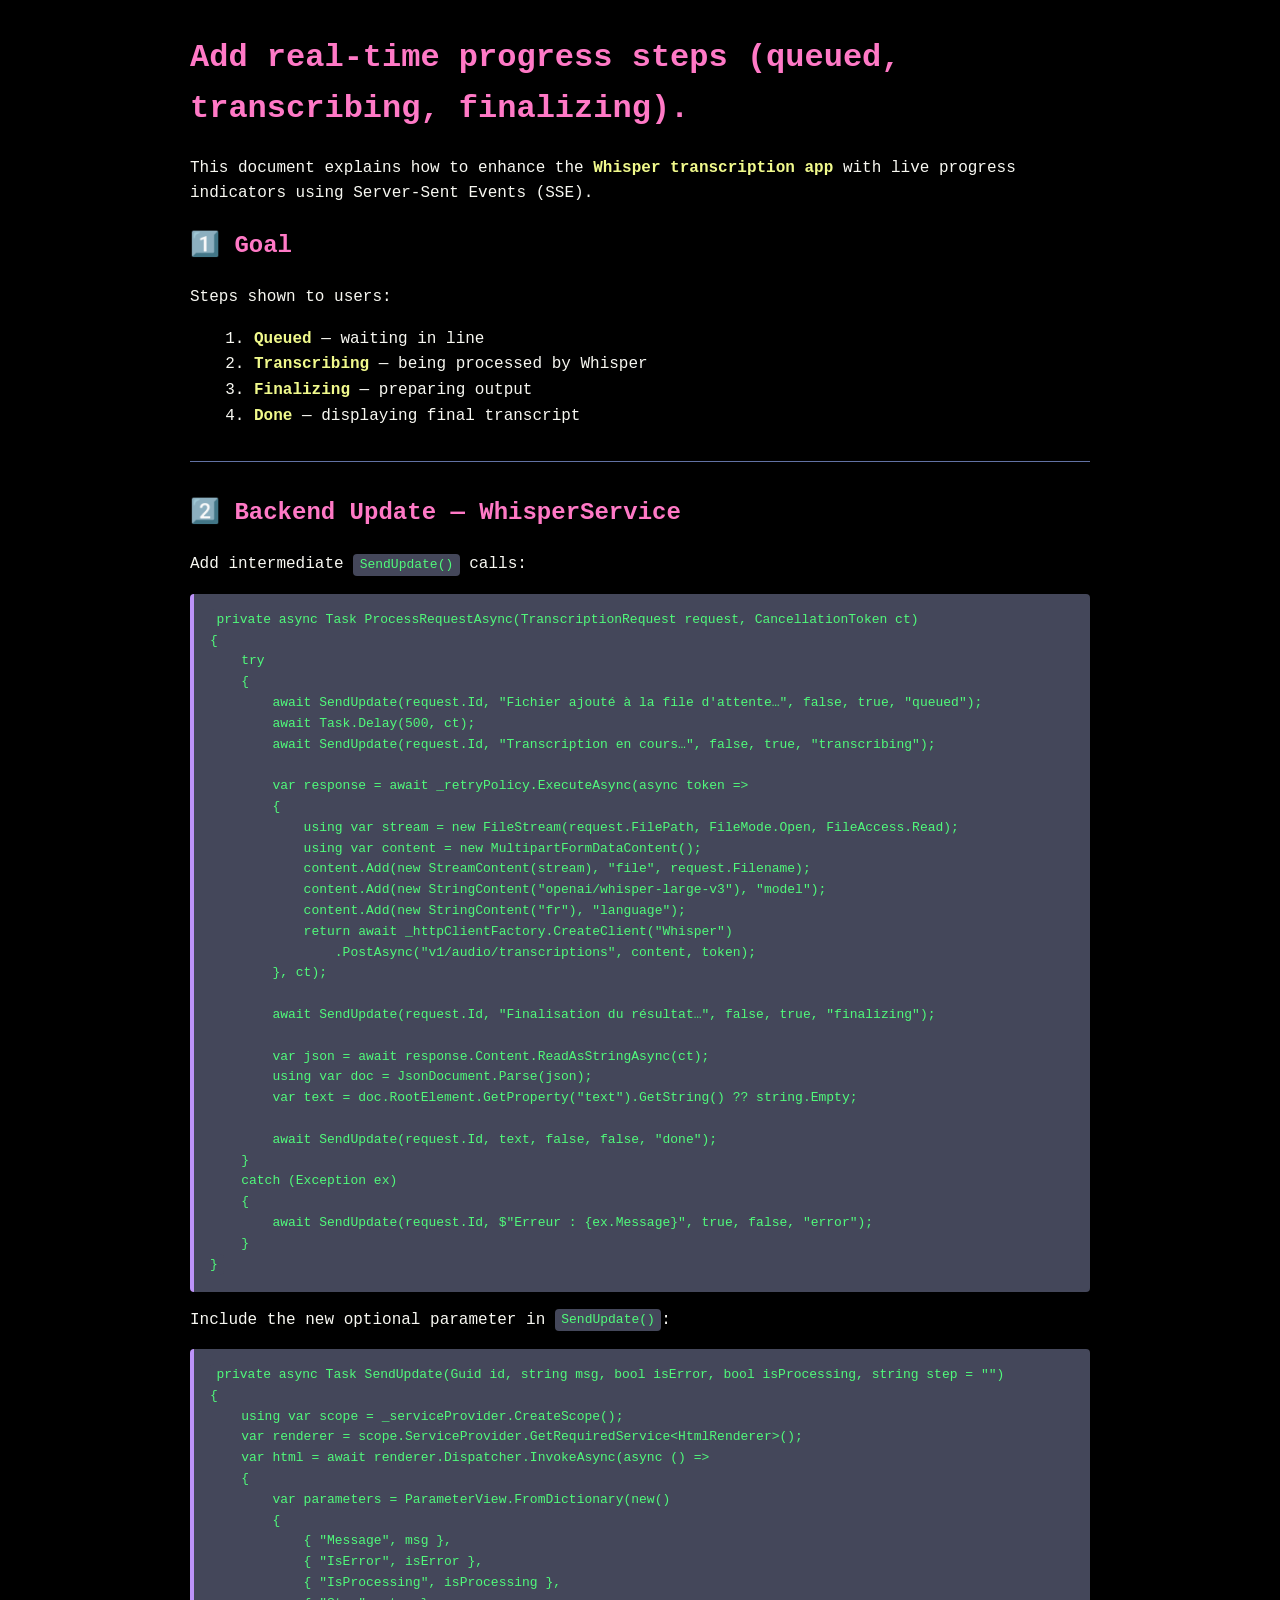
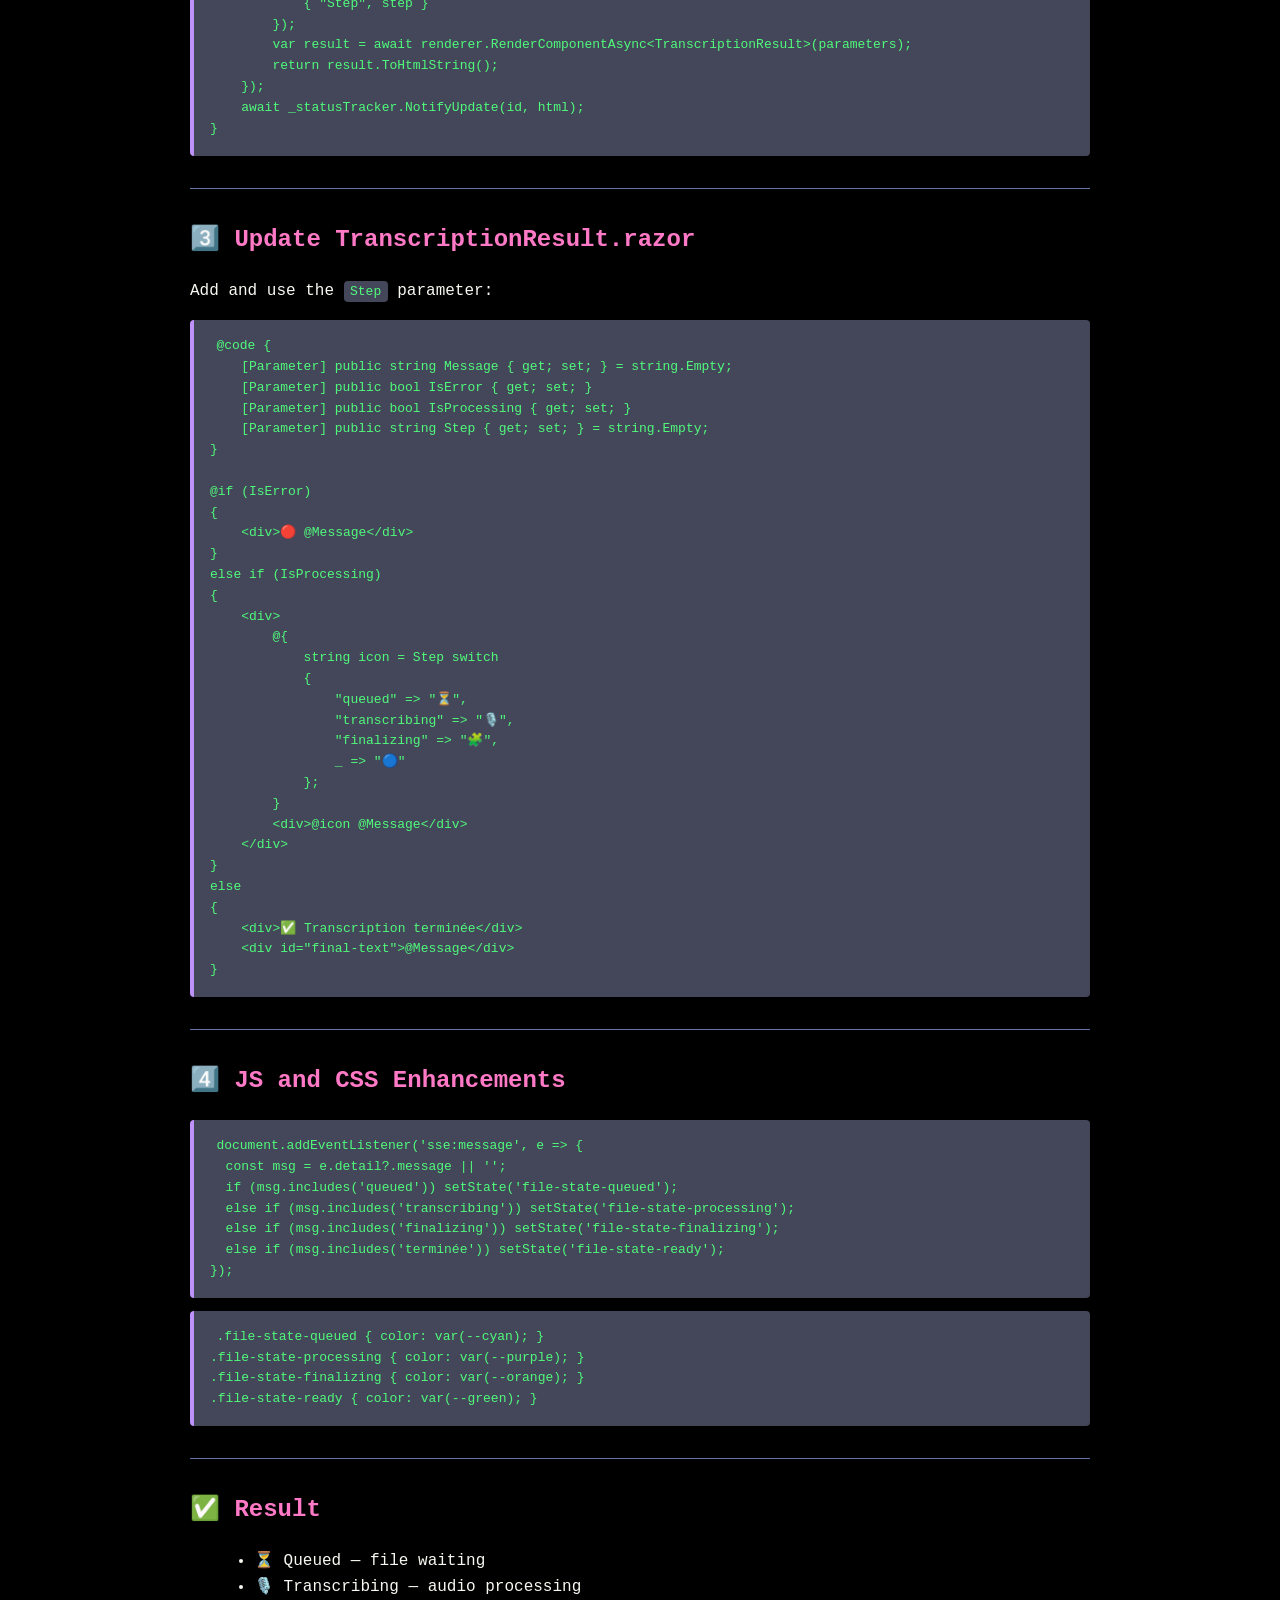
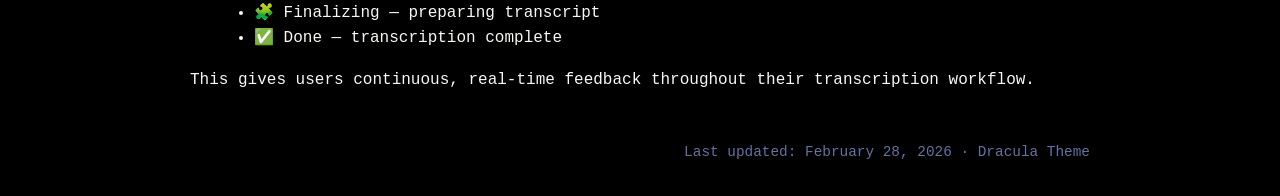
<file: wwwroot/documentation/add-realtime-progress-steps.html>
﻿<!DOCTYPE html>
<html lang="en">
<head>
    <meta charset="UTF-8">
    <title>Add real-time progress steps (queued, transcribing, finalizing).</title>
    <style>
        /* Dracula Theme Colors */
        :root {
            --background: black;
            --current-line: #44475a;
            --foreground: #f8f8f2;
            --comment: #6272a4;
            --cyan: #8be9fd;
            --green: #50fa7b;
            --orange: #ffb86c;
            --pink: #ff79c6;
            --purple: #bd93f9;
            --red: #ff5555;
            --yellow: #f1fa8c;
        }

        body {
            font-family: "Fira Code", Consolas, monospace;
            background: var(--background);
            color: var(--foreground);
            margin: 2rem auto;
            max-width: 900px;
            line-height: 1.6;
        }

        h1, h2, h3 {
            color: var(--pink);
        }

        a {
            color: var(--cyan);
        }

        pre {
            background: var(--current-line);
            border-left: 4px solid var(--purple);
            padding: 1rem;
            overflow-x: auto;
            border-radius: 4px;
        }

        code {
            background: var(--current-line);
            color: var(--green);
            padding: 0.2rem 0.4rem;
            border-radius: 4px;
        }

        hr {
            border: none;
            border-top: 1px solid var(--comment);
            margin: 2rem 0;
        }

        .highlight {
            background: var(--current-line);
            border: 1px solid var(--purple);
            padding: 1rem;
            border-radius: 6px;
        }

        ol, ul {
            margin-left: 1.5rem;
        }

        em, strong {
            color: var(--yellow);
        }

        .footer-note {
            color: var(--comment);
            text-align: right;
            margin-top: 3rem;
            font-size: 0.9rem;
        }
    </style>
</head>
<body>

    <h1>Add real-time progress steps (queued, transcribing, finalizing).</h1>

    <p>This document explains how to enhance the <strong>Whisper transcription app</strong> with live progress indicators using Server-Sent Events (SSE).</p>

    <h2>1️⃣ Goal</h2>
    <p>Steps shown to users:</p>
    <ol>
        <li><strong>Queued</strong> — waiting in line</li>
        <li><strong>Transcribing</strong> — being processed by Whisper</li>
        <li><strong>Finalizing</strong> — preparing output</li>
        <li><strong>Done</strong> — displaying final transcript</li>
    </ol>

    <hr>

    <h2>2️⃣ Backend Update — WhisperService</h2>
    <p>Add intermediate <code>SendUpdate()</code> calls:</p>

<pre><code>private async Task ProcessRequestAsync(TranscriptionRequest request, CancellationToken ct)
{
    try
    {
        await SendUpdate(request.Id, "Fichier ajouté à la file d'attente…", false, true, "queued");
        await Task.Delay(500, ct);
        await SendUpdate(request.Id, "Transcription en cours…", false, true, "transcribing");

        var response = await _retryPolicy.ExecuteAsync(async token =&gt;
        {
            using var stream = new FileStream(request.FilePath, FileMode.Open, FileAccess.Read);
            using var content = new MultipartFormDataContent();
            content.Add(new StreamContent(stream), "file", request.Filename);
            content.Add(new StringContent("openai/whisper-large-v3"), "model");
            content.Add(new StringContent("fr"), "language");
            return await _httpClientFactory.CreateClient("Whisper")
                .PostAsync("v1/audio/transcriptions", content, token);
        }, ct);

        await SendUpdate(request.Id, "Finalisation du résultat…", false, true, "finalizing");

        var json = await response.Content.ReadAsStringAsync(ct);
        using var doc = JsonDocument.Parse(json);
        var text = doc.RootElement.GetProperty("text").GetString() ?? string.Empty;

        await SendUpdate(request.Id, text, false, false, "done");
    }
    catch (Exception ex)
    {
        await SendUpdate(request.Id, $"Erreur : {ex.Message}", true, false, "error");
    }
}</code></pre>

    <p>Include the new optional parameter in <code>SendUpdate()</code>:</p>

<pre><code>private async Task SendUpdate(Guid id, string msg, bool isError, bool isProcessing, string step = "")
{
    using var scope = _serviceProvider.CreateScope();
    var renderer = scope.ServiceProvider.GetRequiredService&lt;HtmlRenderer&gt;();
    var html = await renderer.Dispatcher.InvokeAsync(async () =&gt;
    {
        var parameters = ParameterView.FromDictionary(new()
        {
            { "Message", msg },
            { "IsError", isError },
            { "IsProcessing", isProcessing },
            { "Step", step }
        });
        var result = await renderer.RenderComponentAsync&lt;TranscriptionResult&gt;(parameters);
        return result.ToHtmlString();
    });
    await _statusTracker.NotifyUpdate(id, html);
}</code></pre>

    <hr>

    <h2>3️⃣ Update TranscriptionResult.razor</h2>
    <p>Add and use the <code>Step</code> parameter:</p>

<pre><code>@code {
    [Parameter] public string Message { get; set; } = string.Empty;
    [Parameter] public bool IsError { get; set; }
    [Parameter] public bool IsProcessing { get; set; }
    [Parameter] public string Step { get; set; } = string.Empty;
}

@if (IsError)
{
    &lt;div&gt;🔴 @Message&lt;/div&gt;
}
else if (IsProcessing)
{
    &lt;div&gt;
        @{
            string icon = Step switch
            {
                "queued" =&gt; "⏳",
                "transcribing" =&gt; "🎙️",
                "finalizing" =&gt; "🧩",
                _ =&gt; "🔵"
            };
        }
        &lt;div&gt;@icon @Message&lt;/div&gt;
    &lt;/div&gt;
}
else
{
    &lt;div&gt;✅ Transcription terminée&lt;/div&gt;
    &lt;div id="final-text"&gt;@Message&lt;/div&gt;
}</code></pre>

    <hr>

    <h2>4️⃣ JS and CSS Enhancements</h2>

<pre><code>document.addEventListener('sse:message', e =&gt; {
  const msg = e.detail?.message || '';
  if (msg.includes('queued')) setState('file-state-queued');
  else if (msg.includes('transcribing')) setState('file-state-processing');
  else if (msg.includes('finalizing')) setState('file-state-finalizing');
  else if (msg.includes('terminée')) setState('file-state-ready');
});</code></pre>

<pre><code>.file-state-queued { color: var(--cyan); }
.file-state-processing { color: var(--purple); }
.file-state-finalizing { color: var(--orange); }
.file-state-ready { color: var(--green); }</code></pre>

    <hr>

    <h2>✅ Result</h2>

    <ul>
        <li>⏳ Queued — file waiting</li>
        <li>🎙️ Transcribing — audio processing</li>
        <li>🧩 Finalizing — preparing transcript</li>
        <li>✅ Done — transcription complete</li>
    </ul>

    <p>This gives users continuous, real-time feedback throughout their transcription workflow.</p>

    <div class="footer-note">
        Last updated: February 28, 2026 · Dracula Theme
    </div>

</body>
</html>
</file>
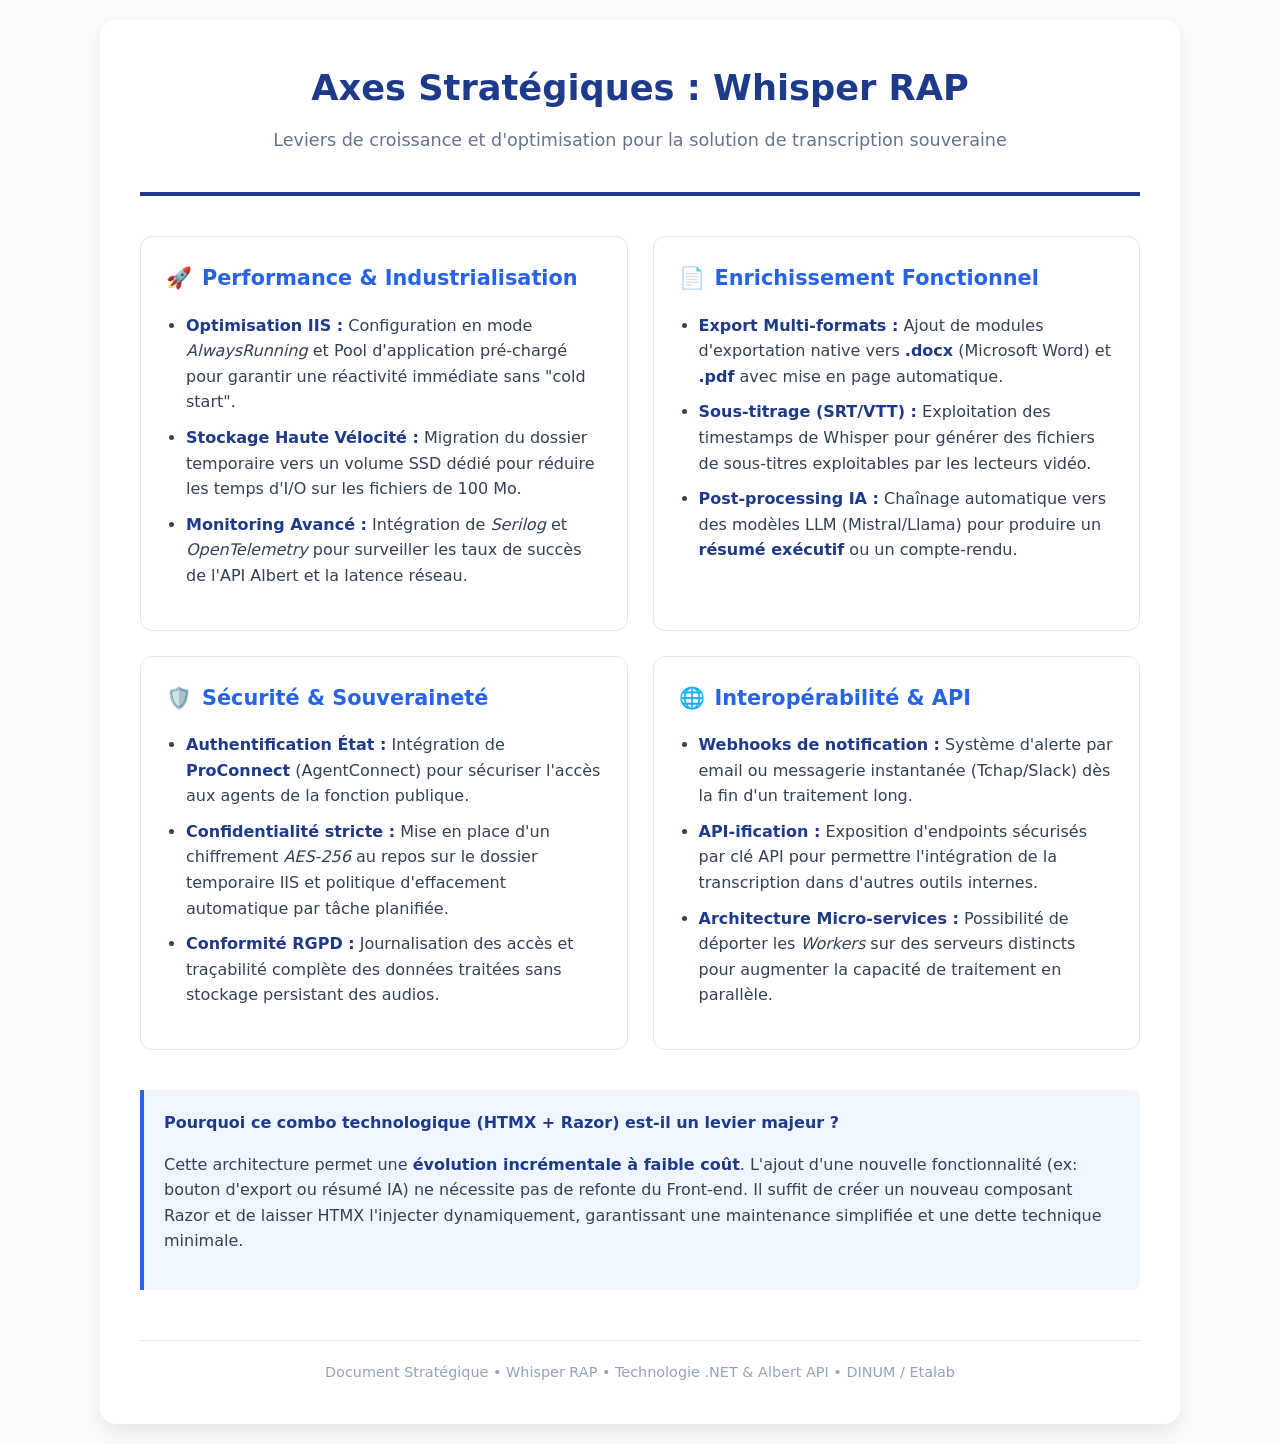
<file: wwwroot/documentation/amelioration.html>
﻿<!DOCTYPE html>
<html lang="fr">
<head>
    <meta charset="UTF-8">
    <meta name="viewport" content="width=device-width, initial-scale=1.0">
    <title>Axes Stratégiques - Whisper RAP</title>
    <style>
        :root {
            --primary: #1e3a8a;
            --secondary: #2563eb;
            --success: #10b981;
            --accent: #f59e0b;
            --bg: #f8fafc;
            --text: #334155;
        }

        body {
            font-family: 'Inter', system-ui, -apple-system, sans-serif;
            line-height: 1.6;
            color: var(--text);
            background: var(--bg);
            margin: 0;
            padding: 20px;
        }

        .container {
            max-width: 1000px;
            margin: 0 auto;
            background: white;
            padding: 40px;
            border-radius: 16px;
            box-shadow: 0 10px 25px -5px rgba(0,0,0,0.1);
        }

        header {
            border-bottom: 4px solid var(--primary);
            margin-bottom: 40px;
            padding-bottom: 20px;
            text-align: center;
        }

        h1 {
            color: var(--primary);
            margin: 0;
            font-size: 2.2rem;
        }

        .intro {
            font-size: 1.1rem;
            color: #64748b;
            margin-top: 10px;
        }

        .grid {
            display: grid;
            grid-template-columns: 1fr 1fr;
            gap: 25px;
            margin-top: 30px;
        }

        .card {
            border: 1px solid #e2e8f0;
            border-radius: 12px;
            padding: 25px;
            transition: transform 0.2s;
            background: #fff;
        }

            .card:hover {
                transform: translateY(-5px);
                box-shadow: 0 10px 15px -3px rgba(0,0,0,0.05);
            }

            .card h2 {
                margin-top: 0;
                font-size: 1.3rem;
                color: var(--secondary);
                display: flex;
                align-items: center;
                gap: 10px;
            }

                .card h2 i {
                    font-style: normal;
                }

        ul {
            padding-left: 20px;
        }

        li {
            margin-bottom: 10px;
        }

        strong {
            color: var(--primary);
        }

        .stack-highlight {
            background: #eff6ff;
            border-left: 4px solid var(--secondary);
            padding: 20px;
            margin-top: 40px;
            border-radius: 0 8px 8px 0;
        }

        .footer {
            text-align: center;
            margin-top: 50px;
            font-size: 0.9rem;
            color: #94a3b8;
            border-top: 1px solid #e2e8f0;
            padding-top: 20px;
        }

        @media (max-width: 768px) {
            .grid {
                grid-template-columns: 1fr;
            }
        }
    </style>
</head>
<body>

    <div class="container">
        <header>
            <h1>Axes Stratégiques : Whisper RAP</h1>
            <p class="intro">Leviers de croissance et d'optimisation pour la solution de transcription souveraine</p>
        </header>

        <div class="grid">
            <!-- Axe 1: Performance -->
            <div class="card">
                <h2><i>🚀</i> Performance & Industrialisation</h2>
                <ul>
                    <li><strong>Optimisation IIS :</strong> Configuration en mode <em>AlwaysRunning</em> et Pool d'application pré-chargé pour garantir une réactivité immédiate sans "cold start".</li>
                    <li><strong>Stockage Haute Vélocité :</strong> Migration du dossier temporaire vers un volume SSD dédié pour réduire les temps d'I/O sur les fichiers de 100 Mo.</li>
                    <li><strong>Monitoring Avancé :</strong> Intégration de <em>Serilog</em> et <em>OpenTelemetry</em> pour surveiller les taux de succès de l'API Albert et la latence réseau.</li>
                </ul>
            </div>

            <!-- Axe 2: Valeur Métier -->
            <div class="card">
                <h2><i>📄</i> Enrichissement Fonctionnel</h2>
                <ul>
                    <li><strong>Export Multi-formats :</strong> Ajout de modules d'exportation native vers <strong>.docx</strong> (Microsoft Word) et <strong>.pdf</strong> avec mise en page automatique.</li>
                    <li><strong>Sous-titrage (SRT/VTT) :</strong> Exploitation des timestamps de Whisper pour générer des fichiers de sous-titres exploitables par les lecteurs vidéo.</li>
                    <li><strong>Post-processing IA :</strong> Chaînage automatique vers des modèles LLM (Mistral/Llama) pour produire un <strong>résumé exécutif</strong> ou un compte-rendu.</li>
                </ul>
            </div>

            <!-- Axe 3: Sécurité -->
            <div class="card">
                <h2><i>🛡️</i> Sécurité & Souveraineté</h2>
                <ul>
                    <li><strong>Authentification État :</strong> Intégration de <strong>ProConnect</strong> (AgentConnect) pour sécuriser l'accès aux agents de la fonction publique.</li>
                    <li><strong>Confidentialité stricte :</strong> Mise en place d'un chiffrement <em>AES-256</em> au repos sur le dossier temporaire IIS et politique d'effacement automatique par tâche planifiée.</li>
                    <li><strong>Conformité RGPD :</strong> Journalisation des accès et traçabilité complète des données traitées sans stockage persistant des audios.</li>
                </ul>
            </div>

            <!-- Axe 4: Écosystème -->
            <div class="card">
                <h2><i>🌐</i> Interopérabilité & API</h2>
                <ul>
                    <li><strong>Webhooks de notification :</strong> Système d'alerte par email ou messagerie instantanée (Tchap/Slack) dès la fin d'un traitement long.</li>
                    <li><strong>API-ification :</strong> Exposition d'endpoints sécurisés par clé API pour permettre l'intégration de la transcription dans d'autres outils internes.</li>
                    <li><strong>Architecture Micro-services :</strong> Possibilité de déporter les <em>Workers</em> sur des serveurs distincts pour augmenter la capacité de traitement en parallèle.</li>
                </ul>
            </div>
        </div>

        <div class="stack-highlight">
            <strong>Pourquoi ce combo technologique (HTMX + Razor) est-il un levier majeur ?</strong>
            <p>
                Cette architecture permet une <strong>évolution incrémentale à faible coût</strong>. L'ajout d'une nouvelle fonctionnalité (ex: bouton d'export ou résumé IA) ne nécessite pas de refonte du Front-end. Il suffit de créer un nouveau composant Razor et de laisser HTMX l'injecter dynamiquement, garantissant une maintenance simplifiée et une dette technique minimale.
            </p>
        </div>

        <footer class="footer">
            Document Stratégique &bull; Whisper RAP &bull; Technologie .NET & Albert API &bull; DINUM / Etalab
        </footer>
    </div>

</body>
</html>
</file>
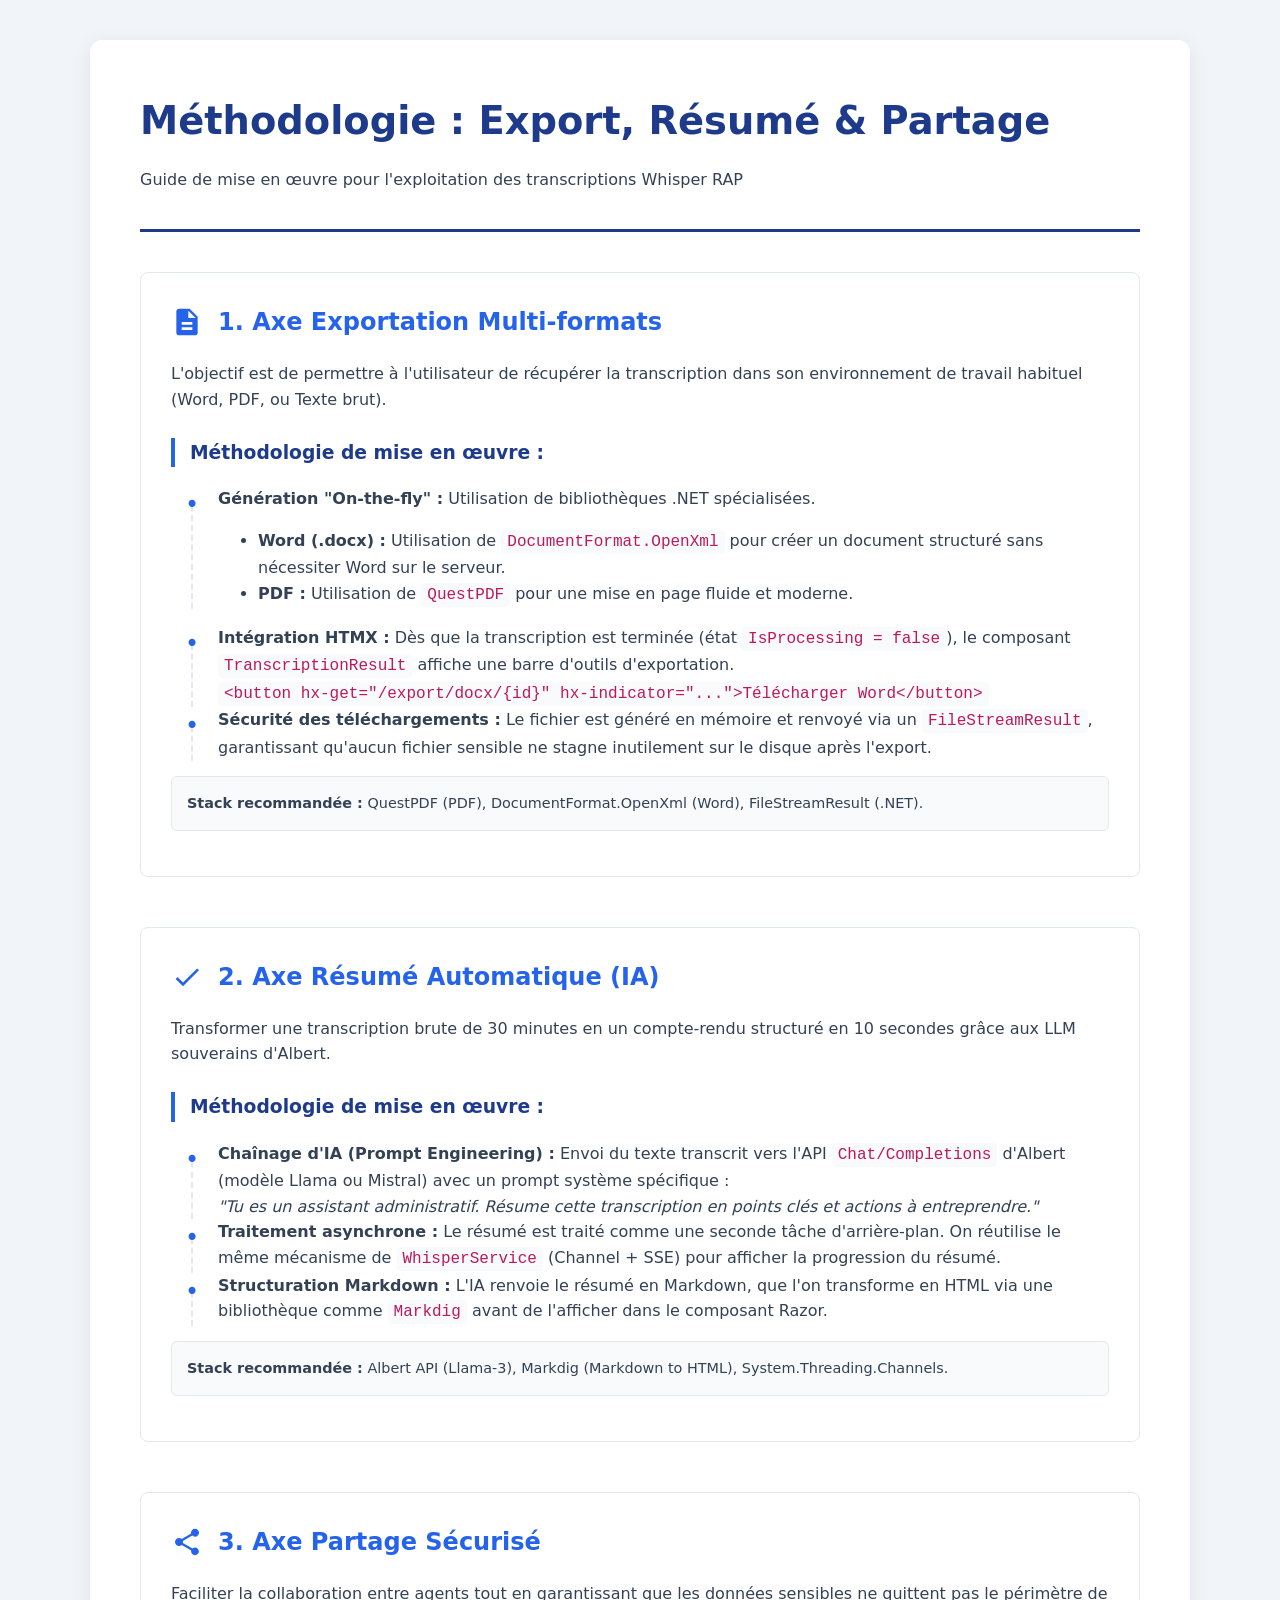
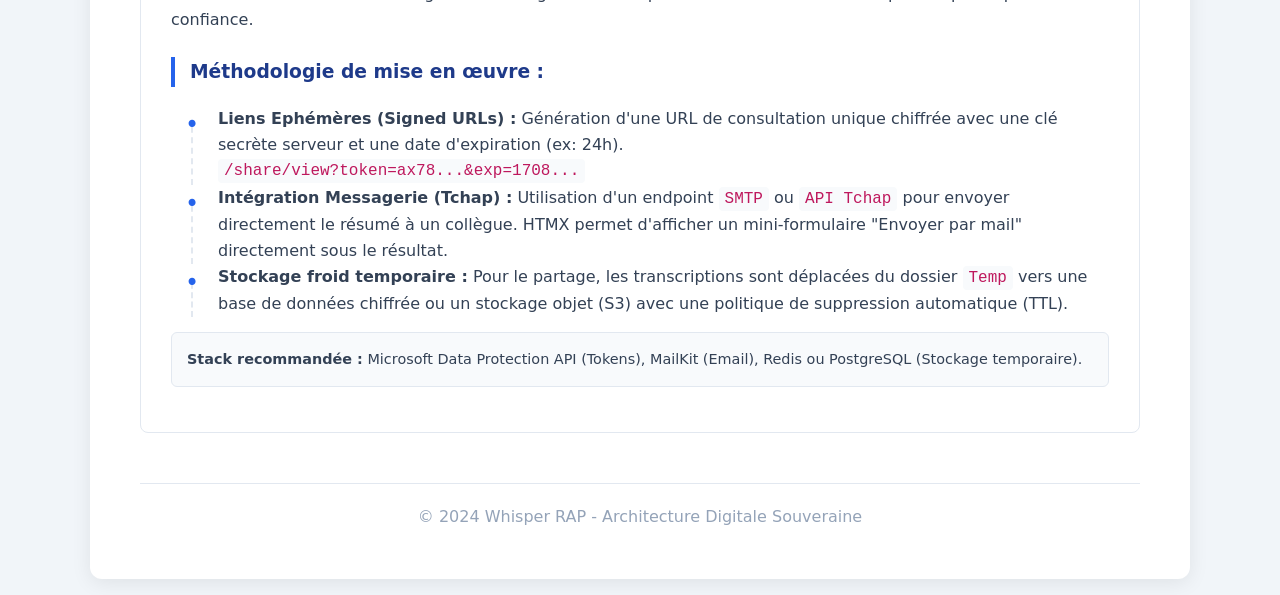
<file: wwwroot/documentation/partageexport.html>
﻿<!DOCTYPE html>
<html lang="fr">
<head>
    <meta charset="UTF-8">
    <title>Méthodologie d'Exploitation - Whisper RAP</title>
    <style>
        :root {
            --primary: #1e3a8a;
            --secondary: #2563eb;
            --bg-light: #f1f5f9;
            --border: #e2e8f0;
        }

        body {
            font-family: 'Segoe UI', system-ui, sans-serif;
            line-height: 1.6;
            color: #334155;
            max-width: 1100px;
            margin: 0 auto;
            padding: 40px;
            background: var(--bg-light);
        }

        .doc-container {
            background: white;
            padding: 50px;
            border-radius: 12px;
            box-shadow: 0 4px 20px rgba(0,0,0,0.08);
        }

        header {
            border-bottom: 3px solid var(--primary);
            margin-bottom: 40px;
            padding-bottom: 20px;
        }

        h1 {
            color: var(--primary);
            font-size: 2.4rem;
            margin: 0;
        }

        .theme-section {
            margin-bottom: 50px;
            padding: 30px;
            border: 1px solid var(--border);
            border-radius: 8px;
        }

            .theme-section h2 {
                color: var(--secondary);
                margin-top: 0;
                display: flex;
                align-items: center;
                gap: 15px;
            }

                .theme-section h2 svg {
                    width: 32px;
                    fill: var(--secondary);
                }

        h3 {
            color: var(--primary);
            border-left: 4px solid var(--secondary);
            padding-left: 15px;
            margin-top: 25px;
        }

        .method-step {
            margin-left: 20px;
            border-left: 2px dashed var(--border);
            padding-left: 25px;
            position: relative;
        }

            .method-step::before {
                content: "•";
                position: absolute;
                left: -8px;
                top: 0;
                font-size: 24px;
                color: var(--secondary);
                background: white;
                height: 20px;
            }

        code {
            background: #f8fafc;
            padding: 3px 6px;
            border-radius: 4px;
            font-family: 'Consolas', monospace;
            color: #be185d;
        }

        .badge {
            background: #dcfce7;
            color: #166534;
            padding: 4px 12px;
            border-radius: 20px;
            font-size: 0.85rem;
            font-weight: bold;
        }

        .tech-stack {
            background: #f8fafc;
            padding: 15px;
            border-radius: 6px;
            font-size: 0.9rem;
            margin: 15px 0;
            border: 1px solid var(--border);
        }
    </style>
</head>
<body>

    <div class="doc-container">
        <header>
            <h1>Méthodologie : Export, Résumé & Partage</h1>
            <p>Guide de mise en œuvre pour l'exploitation des transcriptions Whisper RAP</p>
        </header>

        <!-- SECTION 1: EXPORT -->
        <section class="theme-section">
            <h2>
                <svg viewBox="0 0 24 24"><path d="M14 2H6c-1.1 0-1.99.9-1.99 2L4 20c0 1.1.89 2 1.99 2H18c1.1 0 2-.9 2-2V8l-6-6zm2 16H8v-2h8v2zm0-4H8v-2h8v2zm-3-5V3.5L18.5 9H13z" /></svg>
                1. Axe Exportation Multi-formats
            </h2>
            <p>L'objectif est de permettre à l'utilisateur de récupérer la transcription dans son environnement de travail habituel (Word, PDF, ou Texte brut).</p>

            <h3>Méthodologie de mise en œuvre :</h3>
            <div class="method-step">
                <strong>Génération "On-the-fly" :</strong> Utilisation de bibliothèques .NET spécialisées.
                <ul>
                    <li><strong>Word (.docx) :</strong> Utilisation de <code>DocumentFormat.OpenXml</code> pour créer un document structuré sans nécessiter Word sur le serveur.</li>
                    <li><strong>PDF :</strong> Utilisation de <code>QuestPDF</code> pour une mise en page fluide et moderne.</li>
                </ul>
            </div>
            <div class="method-step">
                <strong>Intégration HTMX :</strong> Dès que la transcription est terminée (état <code>IsProcessing = false</code>), le composant <code>TranscriptionResult</code> affiche une barre d'outils d'exportation.
                <br><code>&lt;button hx-get="/export/docx/{id}" hx-indicator="..."&gt;Télécharger Word&lt;/button&gt;</code>
            </div>
            <div class="method-step">
                <strong>Sécurité des téléchargements :</strong> Le fichier est généré en mémoire et renvoyé via un <code>FileStreamResult</code>, garantissant qu'aucun fichier sensible ne stagne inutilement sur le disque après l'export.
            </div>
            <div class="tech-stack">
                <strong>Stack recommandée :</strong> QuestPDF (PDF), DocumentFormat.OpenXml (Word), FileStreamResult (.NET).
            </div>
        </section>

        <!-- SECTION 2: RÉSUMÉ -->
        <section class="theme-section">
            <h2>
                <svg viewBox="0 0 24 24"><path d="M21 7L9 19L3.5 13.5L4.91 12.09L9 16.17L19.59 5.59L21 7Z" /></svg>
                2. Axe Résumé Automatique (IA)
            </h2>
            <p>Transformer une transcription brute de 30 minutes en un compte-rendu structuré en 10 secondes grâce aux LLM souverains d'Albert.</p>

            <h3>Méthodologie de mise en œuvre :</h3>
            <div class="method-step">
                <strong>Chaînage d'IA (Prompt Engineering) :</strong> Envoi du texte transcrit vers l'API <code>Chat/Completions</code> d'Albert (modèle Llama ou Mistral) avec un prompt système spécifique :
                <br><em>"Tu es un assistant administratif. Résume cette transcription en points clés et actions à entreprendre."</em>
            </div>
            <div class="method-step">
                <strong>Traitement asynchrone :</strong> Le résumé est traité comme une seconde tâche d'arrière-plan. On réutilise le même mécanisme de <code>WhisperService</code> (Channel + SSE) pour afficher la progression du résumé.
            </div>
            <div class="method-step">
                <strong>Structuration Markdown :</strong> L'IA renvoie le résumé en Markdown, que l'on transforme en HTML via une bibliothèque comme <code>Markdig</code> avant de l'afficher dans le composant Razor.
            </div>
            <div class="tech-stack">
                <strong>Stack recommandée :</strong> Albert API (Llama-3), Markdig (Markdown to HTML), System.Threading.Channels.
            </div>
        </section>

        <!-- SECTION 3: PARTAGE -->
        <section class="theme-section">
            <h2>
                <svg viewBox="0 0 24 24"><path d="M18 16.08C17.24 16.08 16.56 16.38 16.04 16.85L8.91 12.7C8.96 12.47 9 12.24 9 12C9 11.76 8.96 11.53 8.91 11.3L15.96 7.19C16.5 7.69 17.21 8 18 8C19.66 8 21 6.66 21 5C21 3.34 19.66 2 18 2C16.34 2 15 3.34 15 5C15 5.24 15.04 5.47 15.09 5.7L8.04 9.81C7.5 9.31 6.79 9 6 9C4.34 9 3 10.34 3 12C3 13.66 4.34 15 6 15C6.79 15 7.5 14.69 8.04 14.19L15.16 18.34C15.11 18.55 15.08 18.77 15.08 19C15.08 20.61 16.39 21.91 18 21.91C19.61 21.91 20.92 20.61 20.92 19C20.92 17.39 19.61 16.08 18 16.08Z" /></svg>
                3. Axe Partage Sécurisé
            </h2>
            <p>Faciliter la collaboration entre agents tout en garantissant que les données sensibles ne quittent pas le périmètre de confiance.</p>

            <h3>Méthodologie de mise en œuvre :</h3>
            <div class="method-step">
                <strong>Liens Ephémères (Signed URLs) :</strong> Génération d'une URL de consultation unique chiffrée avec une clé secrète serveur et une date d'expiration (ex: 24h).
                <br><code>/share/view?token=ax78...&exp=1708...</code>
            </div>
            <div class="method-step">
                <strong>Intégration Messagerie (Tchap) :</strong> Utilisation d'un endpoint <code>SMTP</code> ou <code>API Tchap</code> pour envoyer directement le résumé à un collègue. HTMX permet d'afficher un mini-formulaire "Envoyer par mail" directement sous le résultat.
            </div>
            <div class="method-step">
                <strong>Stockage froid temporaire :</strong> Pour le partage, les transcriptions sont déplacées du dossier <code>Temp</code> vers une base de données chiffrée ou un stockage objet (S3) avec une politique de suppression automatique (TTL).
            </div>
            <div class="tech-stack">
                <strong>Stack recommandée :</strong> Microsoft Data Protection API (Tokens), MailKit (Email), Redis ou PostgreSQL (Stockage temporaire).
            </div>
        </section>

        <footer style="text-align: center; margin-top: 50px; padding-top: 20px; border-top: 1px solid #e2e8f0; color: #94a3b8;">
            &copy; 2024 Whisper RAP - Architecture Digitale Souveraine
        </footer>
    </div>

</body>
</html>
</file>
